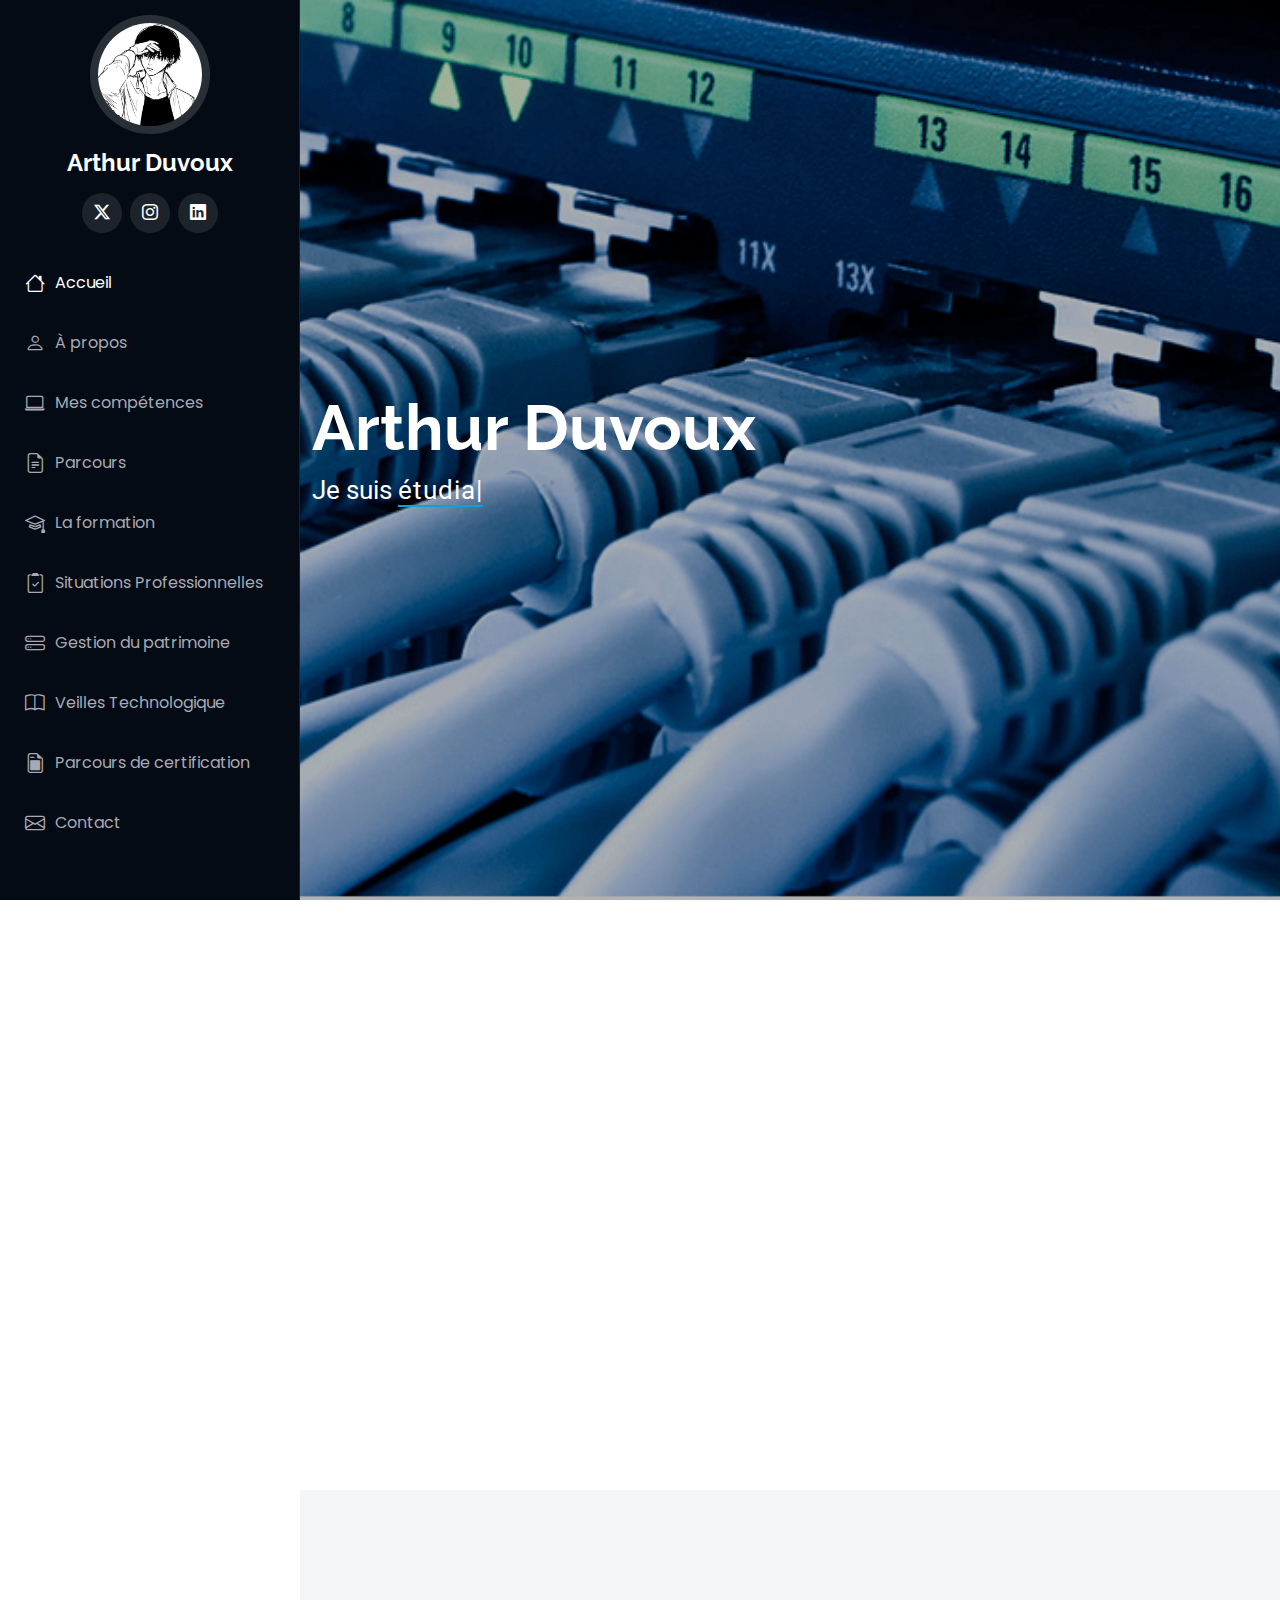
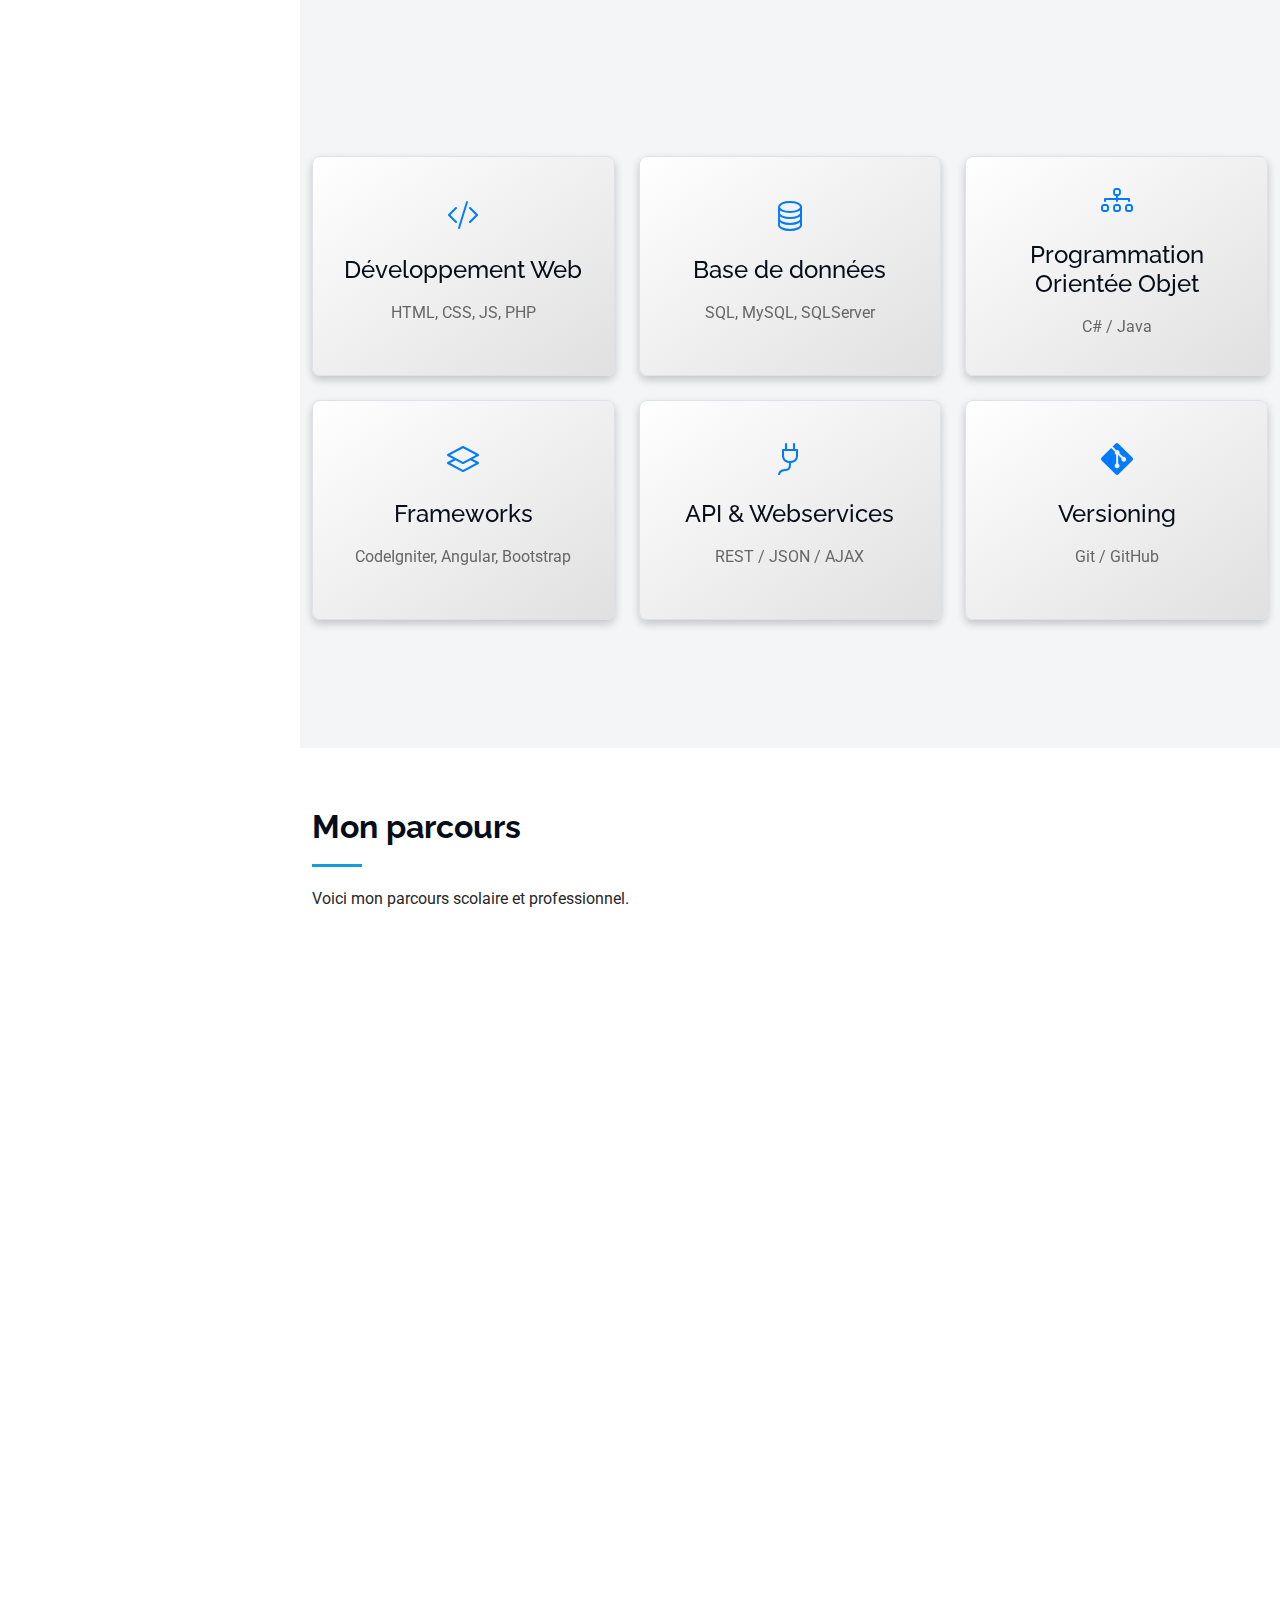
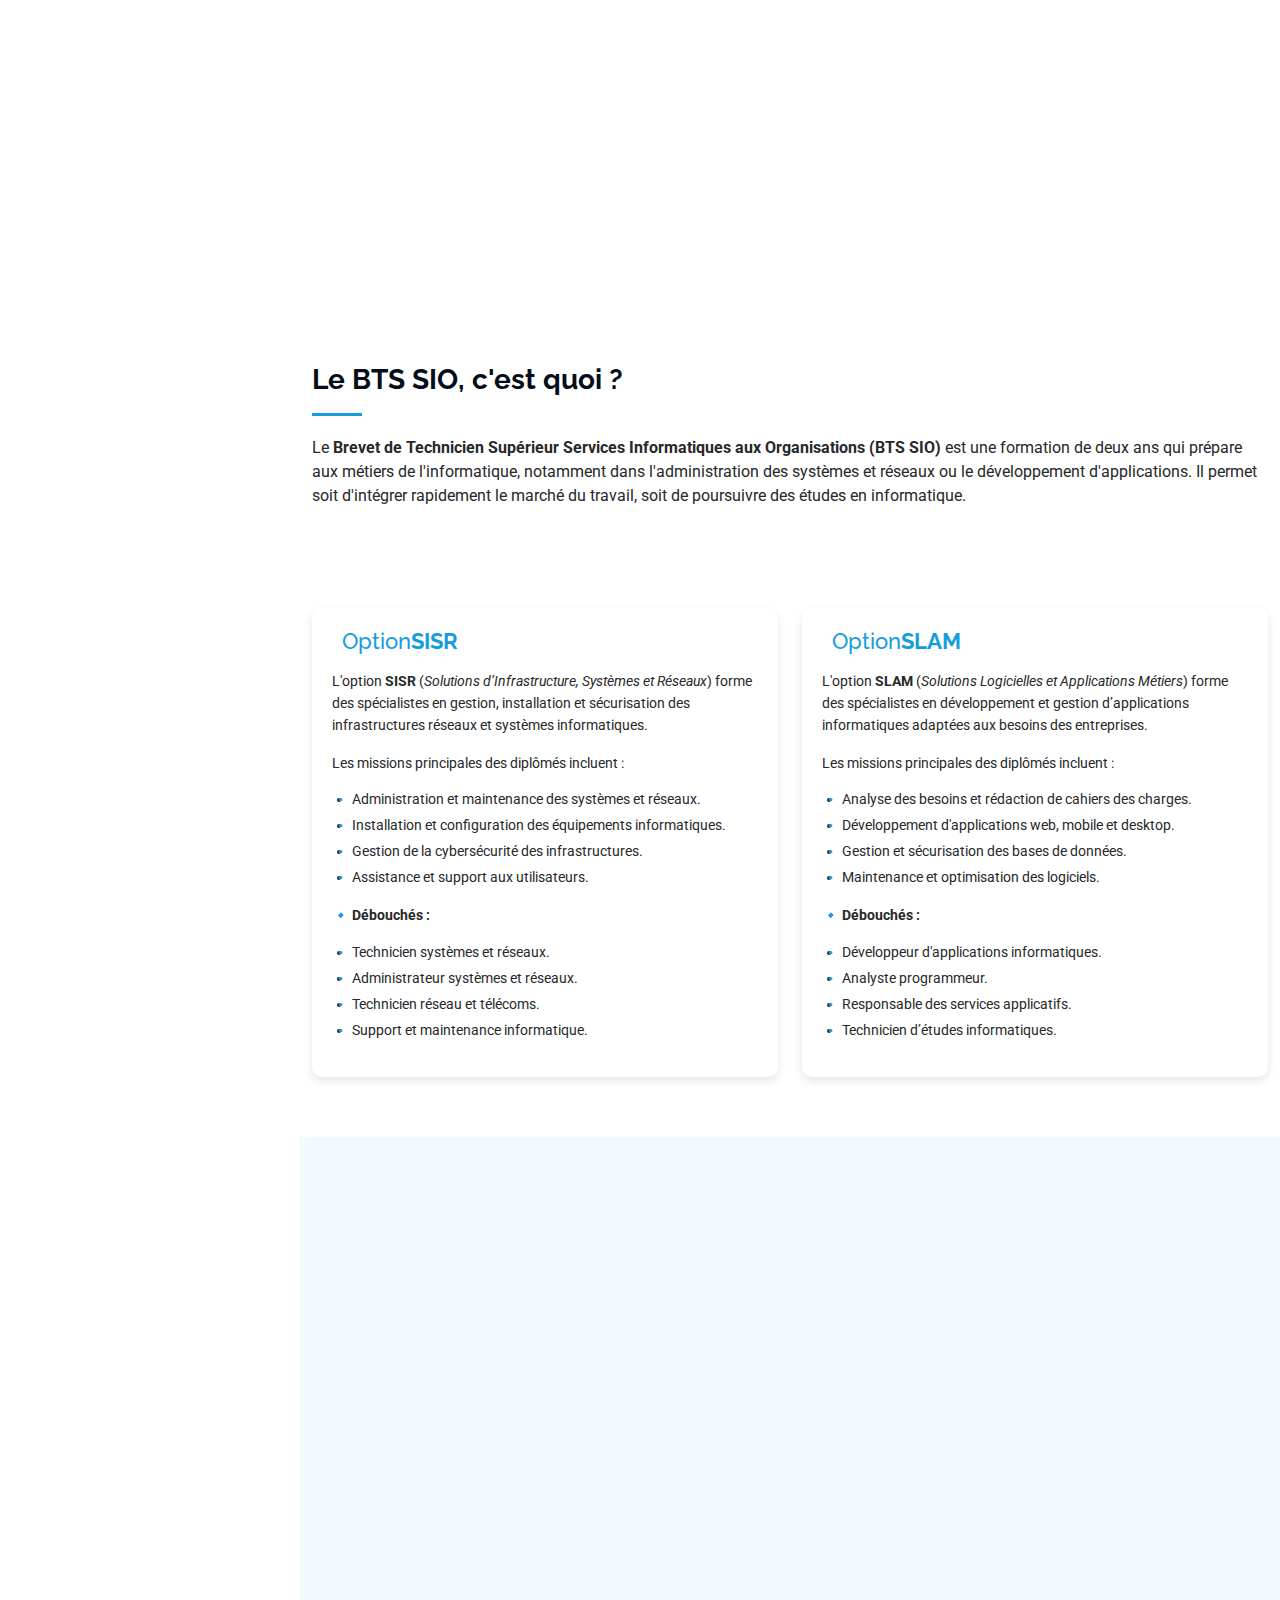
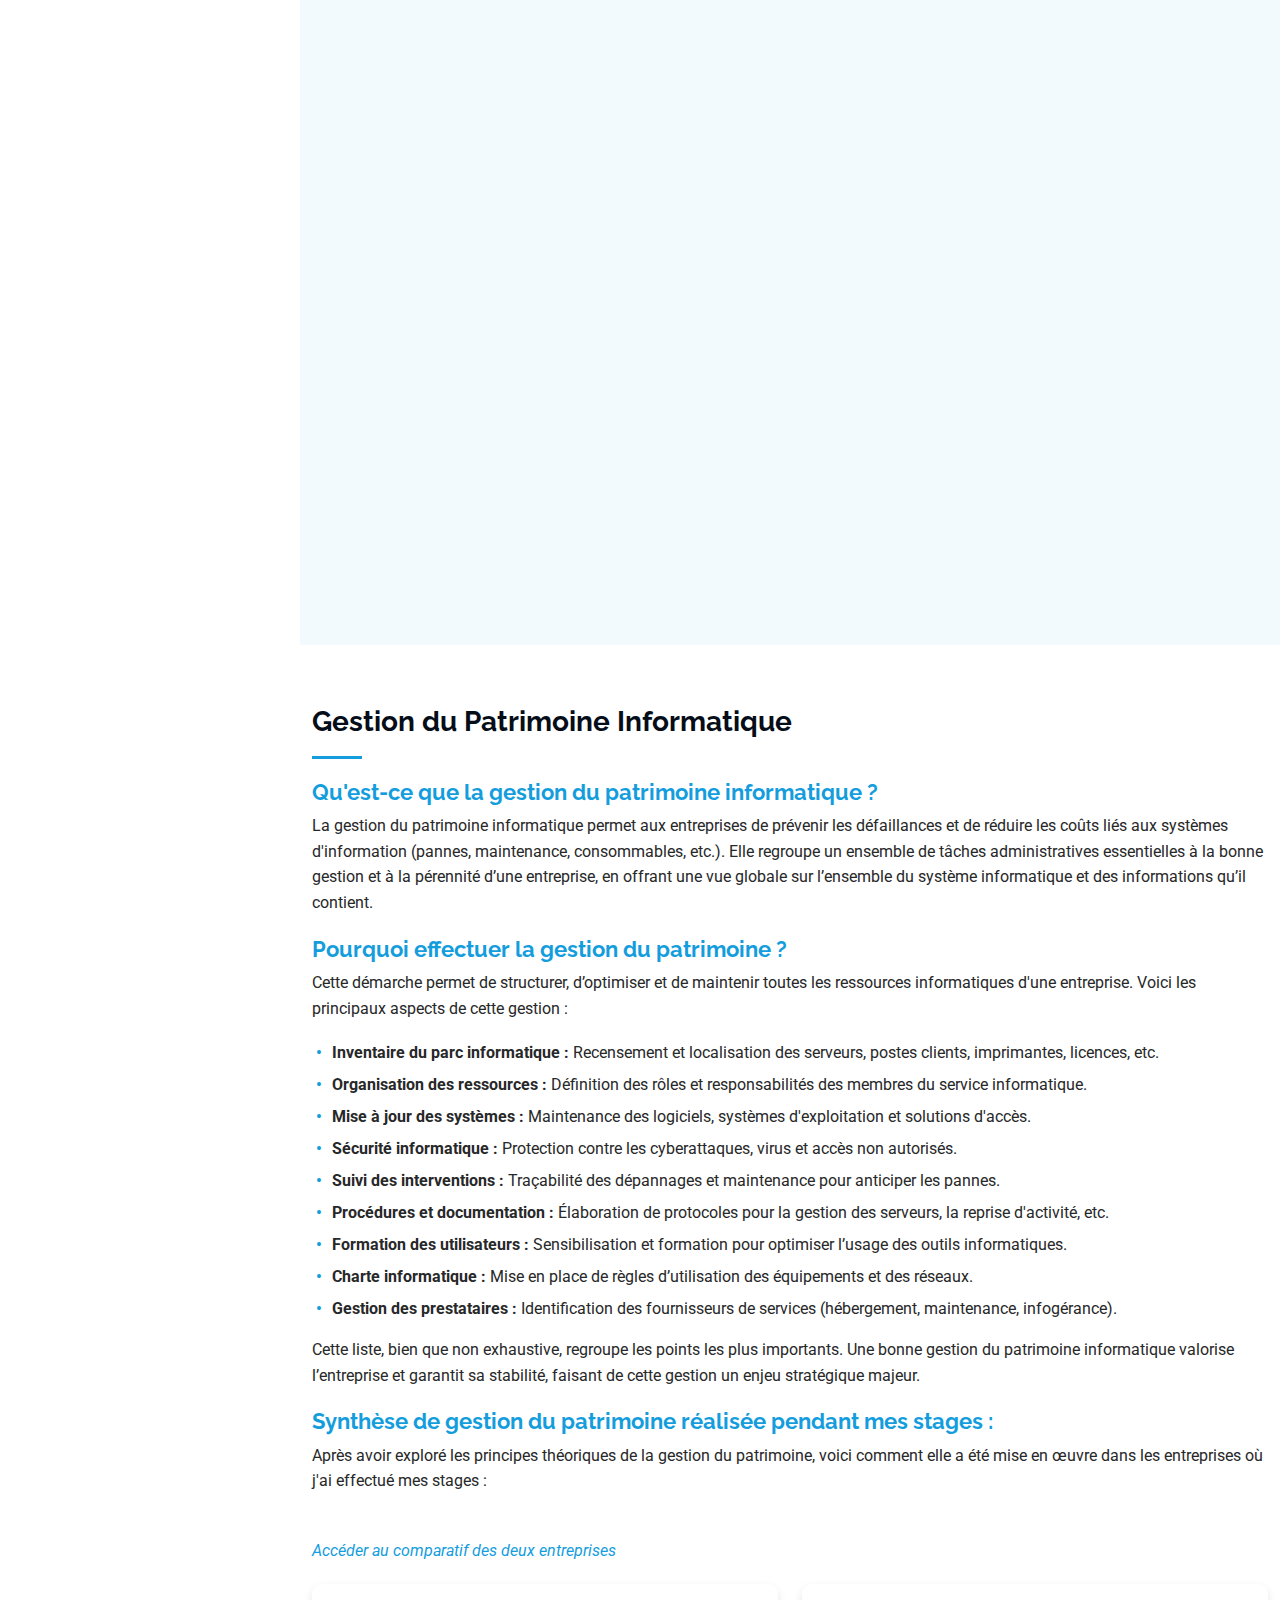
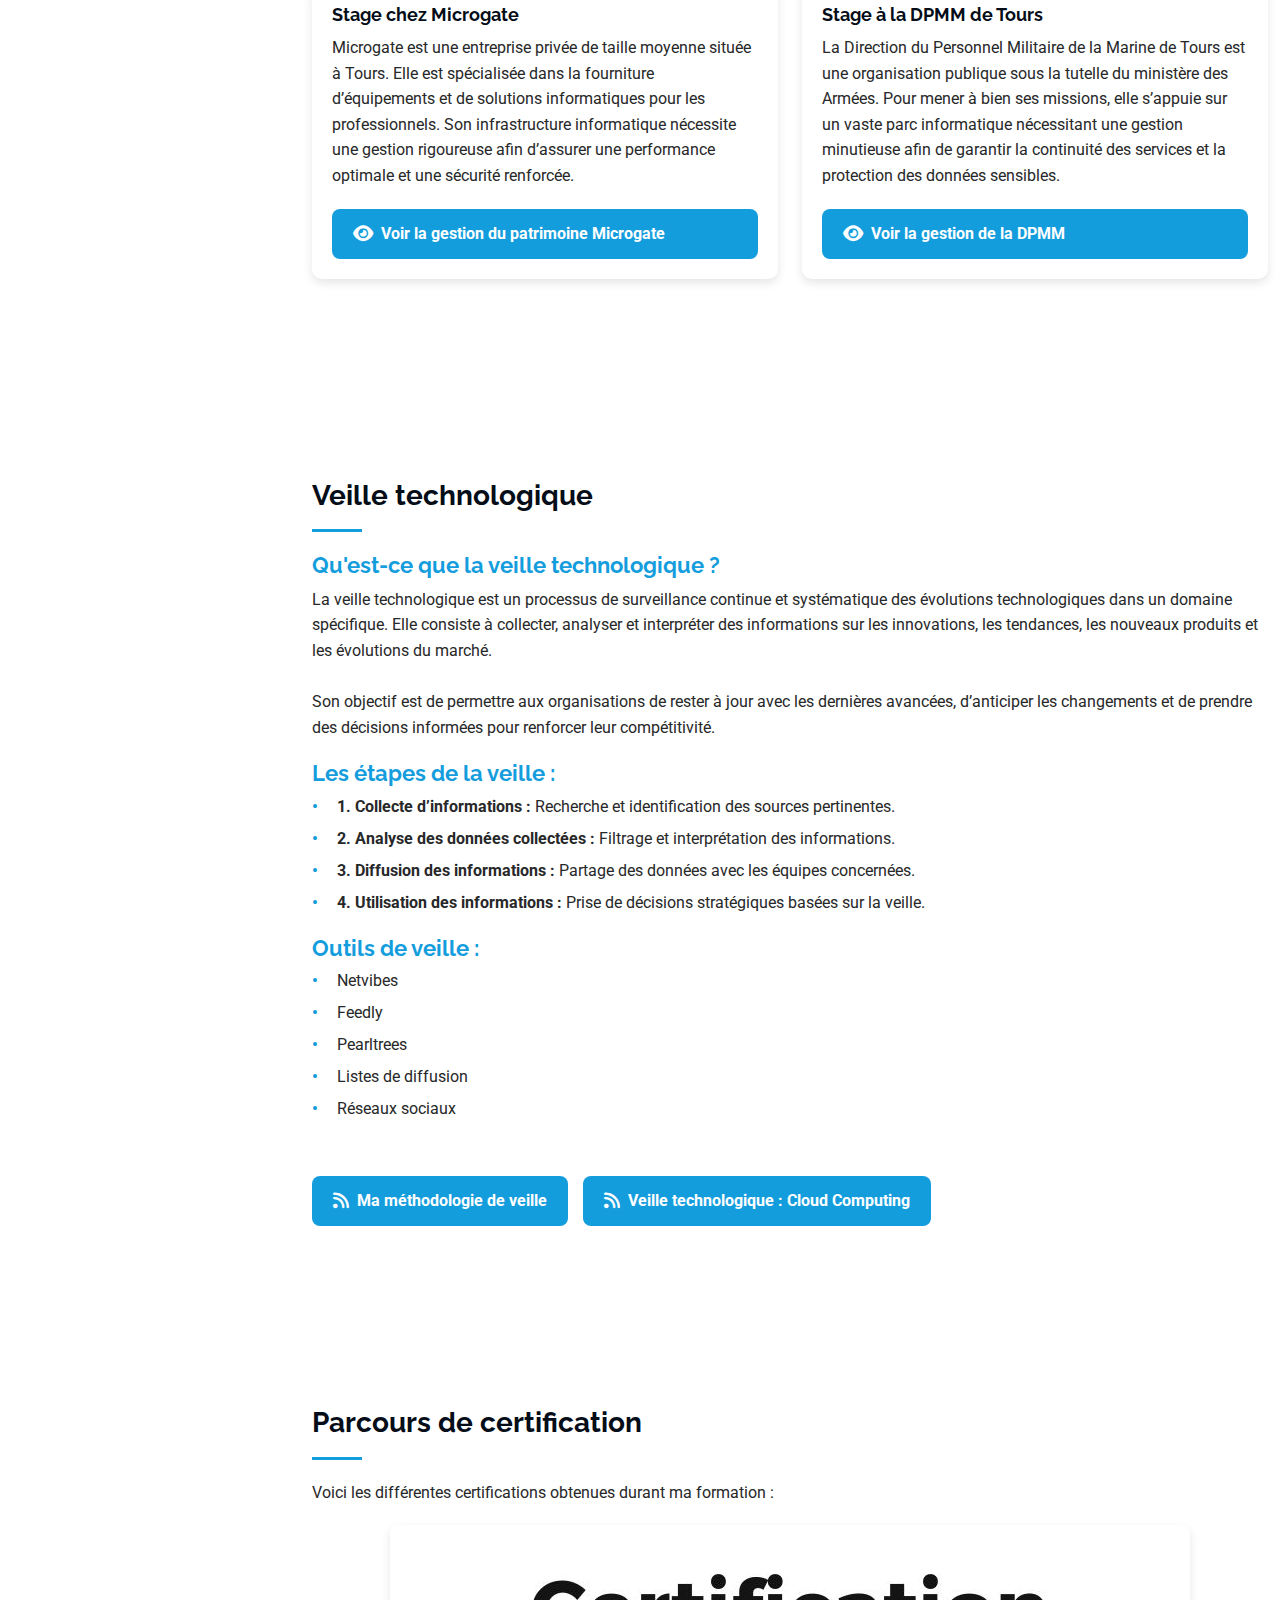
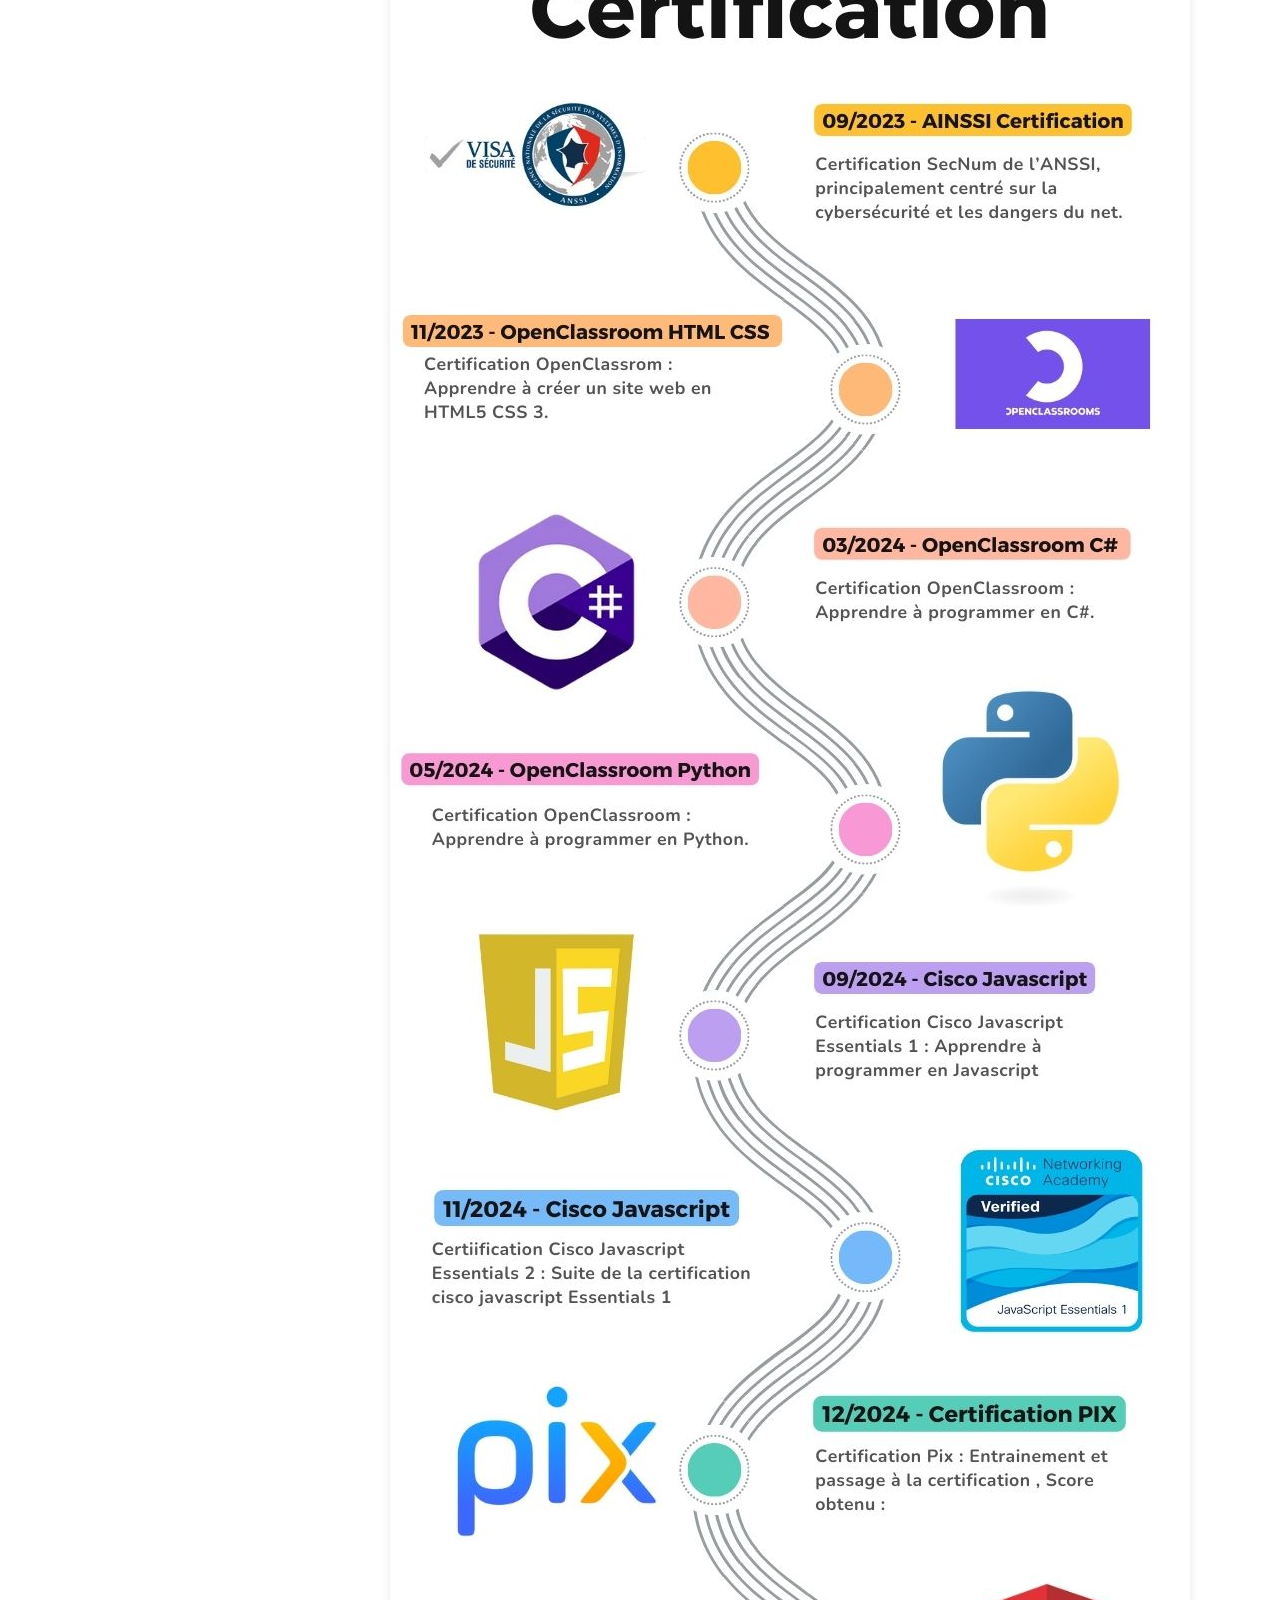
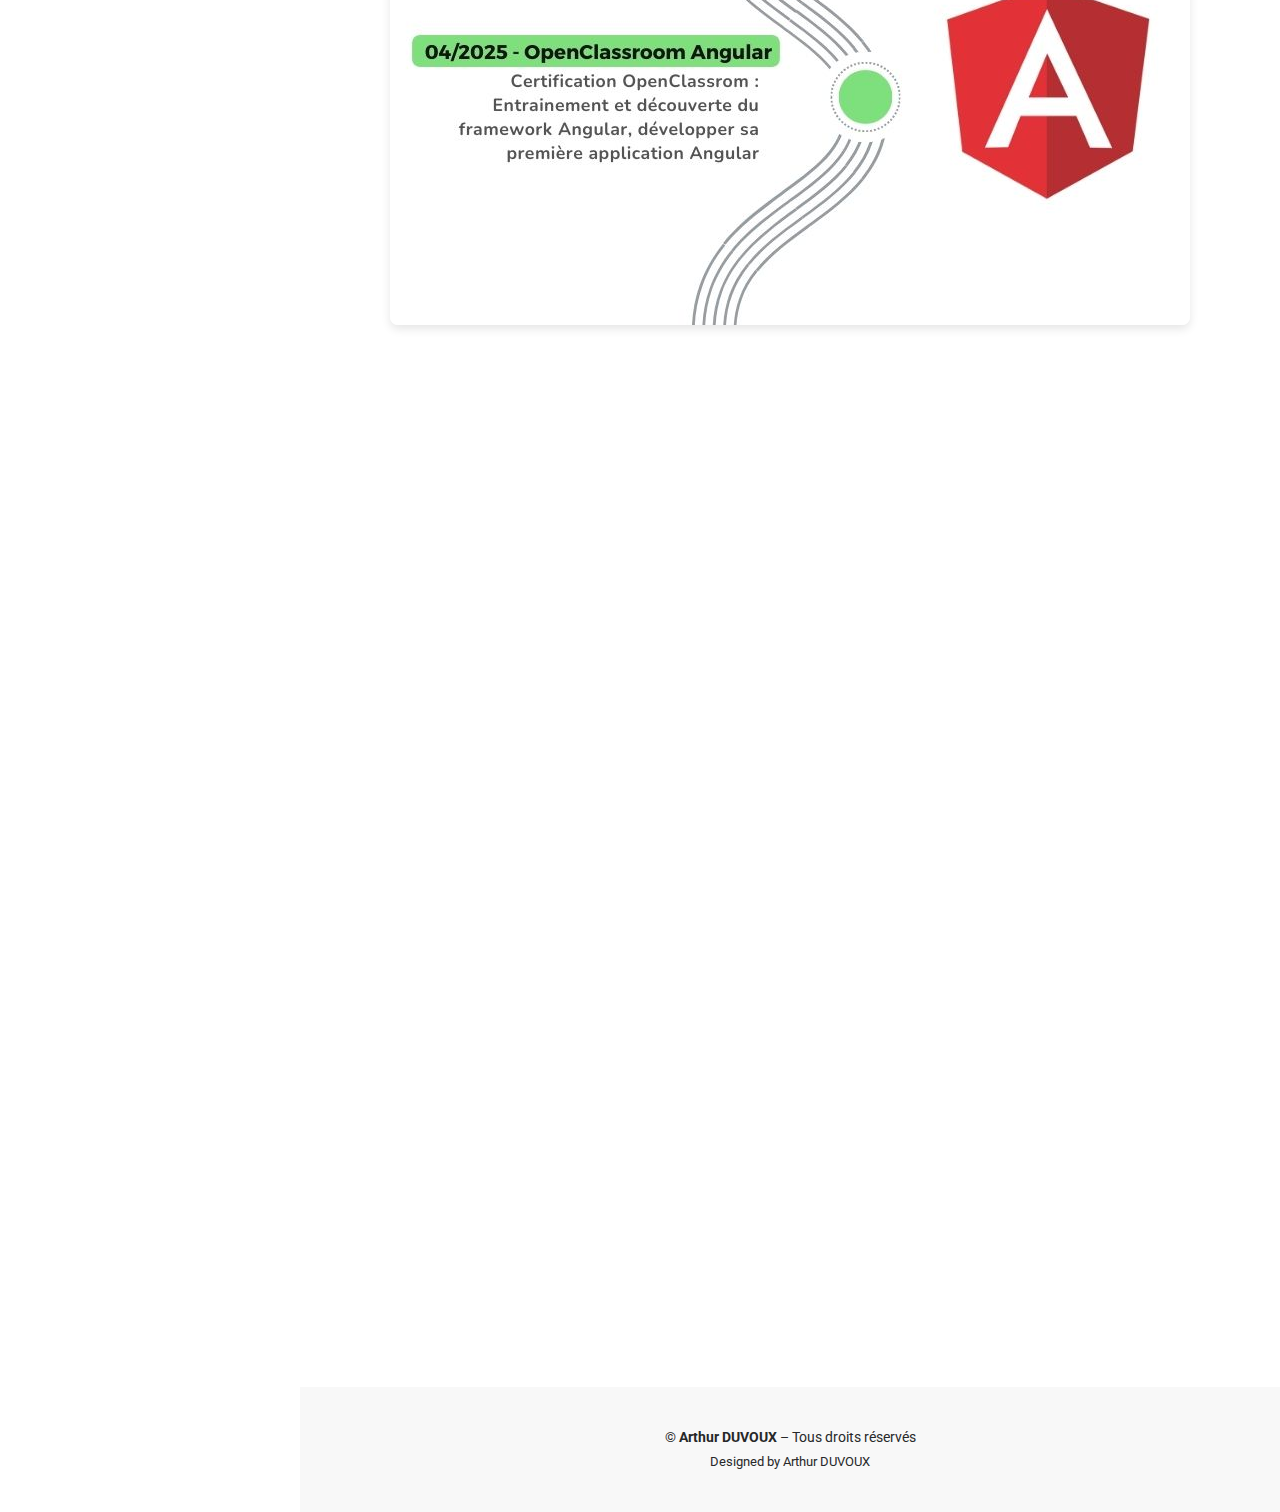
<file: index.html>
<!DOCTYPE html>
<html lang="fr">

<head>
  <meta charset="utf-8">
  <meta content="width=device-width, initial-scale=1.0" name="viewport">
  <title>Portfolio BTS SIO | DUVOUX ARTHUR</title>
  <meta content="" name="description">
  <meta content="" name="keywords">

  <!-- Flavicons -->
  <link href="assets/img/flavicon.png" rel="icon">

  <!-- Polices -->
  <link href="https://fonts.googleapis.com" rel="preconnect">
  <link href="https://fonts.gstatic.com" rel="preconnect" crossorigin>
  <link
    href="https://fonts.googleapis.com/css2?family=Roboto:ital,wght@0,100;0,300;0,400;0,500;0,700;0,900;1,100;1,300;1,400;1,500;1,700;1,900&family=Poppins:ital,wght@0,100;0,200;0,300;0,400;0,500;0,600;0,700;0,800;0,900;1,100;1,200;1,300;1,400;1,500;1,600;1,700;1,800;1,900&family=Raleway:ital,wght@0,100;0,200;0,300;0,400;0,500;0,600;0,700;0,800;0,900;1,100;1,200;1,300;1,400;1,500;1,600;1,700;1,800;1,900&display=swap"
    rel="stylesheet">

  <!-- CSS BOOTSTRAP -->
  <link href="assets/vendor/bootstrap/css/bootstrap.min.css" rel="stylesheet">
  <link href="assets/vendor/bootstrap-icons/bootstrap-icons.css" rel="stylesheet">
  <link rel="stylesheet" href="https://cdnjs.cloudflare.com/ajax/libs/font-awesome/6.4.2/css/all.min.css">
  <link href="assets/vendor/aos/aos.css" rel="stylesheet">
  <link href="assets/vendor/glightbox/css/glightbox.min.css" rel="stylesheet">
  <link href="assets/vendor/swiper/swiper-bundle.min.css" rel="stylesheet">

  <!-- CSS Principale -->
  <link href="assets/css/main.css" rel="stylesheet">
</head>

<body class="index-page">

  <header id="header" class="header dark-background d-flex flex-column">
    <i class="header-toggle d-xl-none bi bi-list"></i>

    <div class="profile-img">
      <img src="assets/img/image0.jpeg" alt="photo profil" class="img-fluid rounded-circle">
    </div>

    <a href="index.html" class="logo d-flex align-items-center justify-content-center">
      <h1 class="sitename">Arthur Duvoux</h1>
    </a>

    <div class="social-links text-center">
      <a href="https://x.com/azur_2202" class="twitter"><i class="bi bi-twitter-x"></i></a>
      <a href="https://www.instagram.com/arthur_dvv/" class="instagram"><i class="bi bi-instagram"></i></a>
      <a href="https://fr.linkedin.com/in/arthur-duvoux-4a2b052b9" class="linkedin"><i class="bi bi-linkedin"></i></a>
    </div>

    <nav id="navmenu" class="navmenu">
      <ul>
        <li><a href="#hero" class="active"><i class="bi bi-house navicon"></i>Accueil</a></li>
        <li><a href="#about"><i class="bi bi-person navicon"></i> À propos</a></li>
        <li><a href="#skills"><i class="bi bi-laptop navicon"></i> Mes compétences</a></li>
        <li><a href="#resume"><i class="bi bi-file-earmark-text navicon"></i> Parcours</a></li>
        <li><a href="#formation"><i class="bi bi-mortarboard navicon"></i> La formation</a></li>
        <li><a href="#portfolio"><i class="bi bi-clipboard2-check navicon"></i> Situations Professionnelles</a></li>
        <li><a href="#gestion"><i class="bi bi-hdd-stack navicon"></i> Gestion du patrimoine</a></li>
        <li><a href="#veille"><i class="bi bi-book navicon"></i> Veilles Technologique</a></li>
        <li><a href="#certification"><i class="bi bi-file-earmark-post navicon"></i> Parcours de certification</a></li>
        <li><a href="#contact"><i class="bi bi-envelope navicon"></i> Contact</a></li>
      </ul>
    </nav>

  </header>

  <main class="main">

    <!-- Hero Section -->
    <section id="hero" class="hero section dark-background">

      <img src="assets/img/hero-bg.jpg" alt="Fond d'accueil" data-aos="fade-in">

      <div class="container" data-aos="fade-up" data-aos-delay="100">
        <h2>Arthur Duvoux</h2>
        <p>Je suis <span class="typed" data-typed-items="étudiant en BTS SIO"></span><span
            class="typed-cursor typed-cursor--blink" aria-hidden="true"></span><span
            class="typed-cursor typed-cursor--blink" aria-hidden="true"></span></p>
      </div>

    </section><!-- /Hero Section -->

    <!-- About Section -->
    <section id="about" class="about section">

      <div class="container section-title" data-aos="fade-up">
        <h2>A propos</h2>
      </div>
      <div class="container" data-aos="fade-up" data-aos-delay="100">

        <div class="row gy-4 justify-content-center">
          <div class="col-lg-4">
            <img id="pp-image" src="assets/img/profile_pic.png" class="img-fluid" alt="profile picture">
            <br>
          </div>
          <div class="col-lg-8 content">
            <h2>Présentation.</h2>
            <p>
              Je m'appelle <b>Arthur Duvoux</b>, j'ai 21 ans et je suis actuellement étudiant à Tours, au <a
                href="https://lycee-paul-louis-courier.fr/">lycée Paul-Louis Courier</a>,
              en deuxième année de <b>BTS SIO</b> <i>(Services Informatiques aux Organisations)</i>, spécialité
              <b>SLAM</b> <i>(Solutions Logicielles et Applications Métiers)</i>.
            </p>
            <p>
              Après avoir obtenu un <b>baccalauréat général</b> à dominante scientifique, j'ai passé une année à
              l'université, mais cela ne m'a pas plu.
              Passionné d'informatique et de nouvelles technologies, j'ai décidé de me réorienter vers ce BTS.
            </p>
            <div class="buttons">
              <a href="assets/files/CV_Arthur_Duvoux.pdf" class="btn" download>
                <i class="fas fa-file-download"></i> Télécharger mon CV
              </a>
              <a href="https://github.com/azurdvv" class="btn" target="_blank">
                <i class="fab fa-github"></i> Voir mon GitHub
              </a>
            </div>
          </div>
        </div>
      </div>

      <section id="skills" class="skills section light-background">
        <div class="container my-5 text-white">
          <div class="container section-title" data-aos="fade-up">
            <h2>Mes compétences</h2>
          </div>
          <div class="row g-4">

            <!-- Carte 1 : Développement Web -->
            <div class="col-md-4">
              <div class="flip-card h-100">
                <div class="flip-card-inner h-100">
                  <div
                    class="flip-card-front card text-white bg-secondary bg-opacity-10 h-100 p-4 text-center border rounded-3">
                    <i class="bi bi-code-slash fs-2"></i>
                    <h5 class="mt-3">Développement Web</h5>
                    <p>HTML, CSS, JS, PHP</p>
                  </div>
                  <div class="flip-card-back card text-white h-100 p-4 border rounded-3">
                    <h5 class="mb-3 comptxt">Détails</h5>
                    <ul class="list-unstyled">
                      <li>✔ HTML5 / CSS3</li>
                      <li>✔ JavaScript vanilla</li>
                      <li>✔ PHP procédural & POO</li>
                      <li>✔ Responsive design (Bootstrap)</li>
                    </ul>
                  </div>
                </div>
              </div>
            </div>

            <!-- Carte 2 : Base de données -->
            <div class="col-md-4">
              <div class="flip-card h-100">
                <div class="flip-card-inner h-100">
                  <div
                    class="flip-card-front card text-white bg-secondary bg-opacity-10 h-100 p-4 text-center border rounded-3">
                    <i class="bi bi-database fs-2"></i>
                    <h5 class="mt-3">Base de données</h5>
                    <p>SQL, MySQL, SQLServer</p>
                  </div>
                  <div class="flip-card-back card text-white h-100 p-4 border rounded-3">
                    <h5 class="mb-3 comptxt">Détails</h5>
                    <ul class="list-unstyled">
                      <li>✔ Requêtes SQL (jointures, sous-requêtes)</li>
                      <li>✔ MariaDB, SQLServer, SQLite</li>
                      <li>✔ Conception MCD/MLD</li>
                    </ul>
                  </div>
                </div>
              </div>
            </div>

            <!-- Carte 3 : Programmation Orientée Objet -->
            <div class="col-md-4">
              <div class="flip-card h-100">
                <div class="flip-card-inner h-100">
                  <div
                    class="flip-card-front card text-white bg-secondary bg-opacity-10 h-100 p-4 text-center border rounded-3">
                    <i class="bi bi-diagram-3 fs-2"></i>
                    <h5 class="mt-3">Programmation Orientée Objet</h5>
                    <p>C# / Java</p>
                  </div>
                  <div class="flip-card-back card text-white h-100 p-4 border rounded-3">
                    <h5 class="mb-3 comptxt">Détails</h5>
                    <ul class="list-unstyled">
                      <li>✔ Classes, objets, constructeurs</li>
                      <li>✔ Encapsulation, héritage</li>
                      <li>✔ MVC (structure de projet)</li>
                    </ul>
                  </div>
                </div>
              </div>
            </div>

            <!-- Carte 4 : Frameworks -->
            <div class="col-md-4">
              <div class="flip-card h-100">
                <div class="flip-card-inner h-100">
                  <div
                    class="flip-card-front card text-white bg-secondary bg-opacity-10 h-100 p-4 text-center border rounded-3">
                    <i class="bi bi-layers fs-2"></i>
                    <h5 class="mt-3">Frameworks</h5>
                    <p>CodeIgniter, Angular, Bootstrap</p>
                  </div>
                  <div class="flip-card-back card text-white h-100 p-4 border rounded-3">
                    <h5 class="mb-3 comptxt">Détails</h5>
                    <ul class="list-unstyled">
                      <li>✔ CodeIgniter</li>
                      <li>✔ Angular</li>
                      <li>✔ Bootstrap 5 (UI responsive)</li>
                    </ul>
                  </div>
                </div>
              </div>
            </div>

            <!-- Carte 5 : API & Webservices -->
            <div class="col-md-4">
              <div class="flip-card h-100">
                <div class="flip-card-inner h-100">
                  <div
                    class="flip-card-front card text-white bg-secondary bg-opacity-10 h-100 p-4 text-center border rounded-3">
                    <i class="bi bi-plug fs-2"></i>
                    <h5 class="mt-3">API & Webservices</h5>
                    <p>REST / JSON / AJAX</p>
                  </div>
                  <div class="flip-card-back card text-white h-100 p-4 border rounded-3">
                    <h5 class="mb-3 comptxt">Détails</h5>
                    <ul class="list-unstyled">
                      <li>✔ Création d'API REST (PHP/JSON)</li>
                      <li>✔ Requêtes AJAX</li>
                      <li>✔ Création de Web Services Java</li>
                    </ul>
                  </div>
                </div>
              </div>
            </div>

            <!-- Carte 6 : Versioning -->
            <div class="col-md-4">
              <div class="flip-card h-100">
                <div class="flip-card-inner h-100">
                  <div
                    class="flip-card-front card text-white bg-secondary bg-opacity-10 h-100 p-4 text-center border rounded-3">
                    <i class="bi bi-git fs-2"></i>
                    <h5 class="mt-3">Versioning</h5>
                    <p>Git / GitHub</p>
                  </div>
                  <div class="flip-card-back card text-white h-100 p-4 border rounded-3">
                    <h5 class="mb-3 comptxt">Détails</h5>
                    <ul class="list-unstyled">
                      <li>✔ Git CLI (init, commit, push)</li>
                      <li>✔ GitHub / GitLab / BitBucket</li>
                      <li>✔ Jira</li>
                      <li>✔ Branches / merges / pull requests</li>
                    </ul>
                  </div>
                </div>
              </div>
            </div>

          </div>
        </div>
      </section>
      <!-- End About Section-->

      <!-- Resume Section -->
      <section id="resume" class="resume">
        <div class="container">

          <div class="section-title">
            <h2>Mon parcours</h2>
            <p>Voici mon parcours scolaire et professionnel.</p>
          </div>

          <div class="row">
            <!-- Colonne Scolaire -->
            <div class="col-lg-6" data-aos="fade-up">
              <h3 class="resume-title">Parcours Scolaire</h3>

              <div class="resume-item">
                <h4>BTS SIO</h4>
                <h5>2023 - 2025</h5>
                <p><i>Lycée Paul-Louis Courier, Tours</i></p>
                <p>Spécialisation en <b>Solutions Logicielles et Applications Métiers (SLAM)</b>.</p>
              </div>

              <div class="resume-item">
                <h4>Baccalauréat Général</h4>
                <h5>2019 - 2022</h5>
                <p><i>Lycée Léonard de Vinci, Amboise</i></p>
                <p>Spécialités : <b>Sciences de la Vie et de la Terre (SVT)</b> et <b>Physique-Chimie</b>.
                  Option : Mathématiques Complémentaires.</p>
                <p><b>Mention Assez Bien</b></p>
              </div>

              <div class="resume-item">
                <h4>Brevet des Collèges</h4>
                <h5>2015 - 2019</h5>
                <p><i>Collège André Malraux, Amboise</i></p>
                <p><b>Mention Bien</b></p>
              </div>
            </div>

            <!-- Colonne Expérience Professionnelle -->
            <div class="col-lg-6" data-aos="fade-up" data-aos-delay="100">
              <h3 class="resume-title">Expérience Professionnelle</h3>

              <div class="resume-item">
                <h4>Stage de 2ᵉ année - BTS SIO</h4>
                <h5>2025</h5>
                <p><i>DPMM, Tours</i></p>
                <p>Stage de 6 semaines réalisé en seconde année de BTS SIO.</p>
                <ul>
                  <li>Analyse des besoins métier.</li>
                  <li>Création de cahiers des charges.</li>
                  <li>Conception et gestion de bases de données.</li>
                  <li>Développement d'applications internes.</li>
                </ul>
              </div>

              <div class="resume-item">
                <h4>Stage Développeur Web</h4>
                <h5>2024</h5>
                <p><i>Microgate, Tours</i></p>
                <p>Stage de 5 semaines dans le cadre de ma formation en BTS SIO.</p>
                <ul>
                  <li>Développement et maintenance d’applications web.</li>
                  <li>Utilisation de technologies web modernes.</li>
                  <li>Collaboration avec une équipe de développeurs.</li>
                </ul>
              </div>

              <div class="resume-item">
                <h4>Opérateur de Conditionnement</h4>
                <h5>2022 - 2023</h5>
                <p>Travail en intérim dans la découpe et le conditionnement de fruits et légumes.</p>
              </div>

            </div>
          </div>

        </div>
      </section><!-- /Resume Section -->

      <!-- ======= Formation Section ======= -->
      <section id="formation" class="formation">
        <div class="container">

          <div class="section-title">
            <h2>Le BTS SIO, c'est quoi ?</h2>
            <p>
              Le <b>Brevet de Technicien Supérieur Services Informatiques aux Organisations (BTS SIO)</b> est une
              formation de deux ans
              qui prépare aux métiers de l'informatique, notamment dans l'administration des systèmes et réseaux ou le
              développement
              d'applications. Il permet soit d'intégrer rapidement le marché du travail, soit de poursuivre des études
              en
              informatique.
            </p>
          </div>

          <div class="row">
            <div class="col-lg-6">
              <div class="formation-item">
                <h3><i class="icofont-network"></i> Option <b>SISR</b></h3>
                <p>
                  L'option <b>SISR</b> (<i>Solutions d’Infrastructure, Systèmes et Réseaux</i>) forme des spécialistes
                  en
                  gestion, installation
                  et sécurisation des infrastructures réseaux et systèmes informatiques.
                </p>
                <p>Les missions principales des diplômés incluent :</p>
                <ul>
                  <li>Administration et maintenance des systèmes et réseaux.</li>
                  <li>Installation et configuration des équipements informatiques.</li>
                  <li>Gestion de la cybersécurité des infrastructures.</li>
                  <li>Assistance et support aux utilisateurs.</li>
                </ul>
                <p>🔹 <b>Débouchés :</b></p>
                <ul>
                  <li>Technicien systèmes et réseaux.</li>
                  <li>Administrateur systèmes et réseaux.</li>
                  <li>Technicien réseau et télécoms.</li>
                  <li>Support et maintenance informatique.</li>
                </ul>
              </div>
            </div>

            <div class="col-lg-6">
              <div class="formation-item">
                <h3><i class="icofont-code"></i> Option <b>SLAM</b></h3>
                <p>
                  L'option <b>SLAM</b> (<i>Solutions Logicielles et Applications Métiers</i>) forme des spécialistes en
                  développement
                  et gestion d’applications informatiques adaptées aux besoins des entreprises.
                </p>
                <p>Les missions principales des diplômés incluent :</p>
                <ul>
                  <li>Analyse des besoins et rédaction de cahiers des charges.</li>
                  <li>Développement d'applications web, mobile et desktop.</li>
                  <li>Gestion et sécurisation des bases de données.</li>
                  <li>Maintenance et optimisation des logiciels.</li>
                </ul>
                <p>🔹 <b>Débouchés :</b></p>
                <ul>
                  <li>Développeur d'applications informatiques.</li>
                  <li>Analyste programmeur.</li>
                  <li>Responsable des services applicatifs.</li>
                  <li>Technicien d’études informatiques.</li>
                </ul>
              </div>
            </div>
          </div>

        </div>
      </section>
      <!-- End Formation Section -->

      <!-- Portfolio Section -->
      <section id="portfolio" class="portfolio section light-background">

        <!-- Section Title -->
        <div class="container section-title" data-aos="fade-up">
          <h2>Situations Professionelles</h2>
          <p>Les situations professionnelles sont des projets mis en place pendant mes deux années de BTS, ils sont
            associés à des compétences qui doivent être aquises au cours de la formation. Chaque contexte contient
            plusieurs activités et des documents liés aux productions associées.</p>
        </div><!-- End Section Title -->

        <div class="container">

          <div class="isotope-layout" data-default-filter="*" data-layout="masonry" data-sort="original-order">

            <ul class="portfolio-filters isotope-filters" data-aos="fade-up" data-aos-delay="100">
              <li data-filter="*" class="filter-active">All</li>
              <li data-filter=".filter-premiere">1ère année</li>
              <li data-filter=".filter-deuxieme">2ème année</li>
              <li data-filter=".filter-stages">Stages</li>
              <li data-filter=".filter-personel">Projet Personnel</li>
              <li data-filter=".filter-tableau">Tableau compétences</li>

            </ul><!-- End Portfolio Filters -->

            <div class="row gy-4 isotope-container" data-aos="fade-up" data-aos-delay="200">

              <div class="col-lg-4 col-md-6 portfolio-item isotope-item filter-premiere">
                <div class="portfolio-content h-100">
                  <img src="assets/img/portfolio/logo_biodice_test.png" class="img-fluid" alt="logo biodice">
                  <div class="portfolio-info">
                    <h4>Contexte Biodicé</h4>
                    <p>Création du site Web pour l'entreprise Biodicé à partir d'un site existant</p>
                    <a href="assets/img/portfolio/biodice.jpg" title="Create d'un site web avec Wordpress"
                      data-gallery="portfolio-gallery-app" class="glightbox preview-link"><i
                        class="bi bi-zoom-in"></i></a>
                    <a href="portfolio-biodice.html" title="Accéder au projet" class="details-link"><i
                        class="bi bi-link-45deg"></i></a>
                  </div>
                </div>
              </div><!-- End Portfolio Item -->

              <div class="col-lg-4 col-md-6 portfolio-item isotope-item filter-premiere">
                <div class="portfolio-content h-100">
                  <img src="assets/img/portfolio/logo_ppe_test.png" class="img-fluid" alt="logo barec">
                  <div class="portfolio-info">
                    <h4>Contexte Barec Prod</h4>
                    <p>Création de l'application Barec Prod</p>
                    <a href="assets/img/portfolio/logo_ppe_test.png"
                      title="Création d'une application en PHP pour la gestion des PCB"
                      data-gallery="portfolio-gallery-product" class="glightbox preview-link"><i
                        class="bi bi-zoom-in"></i></a>
                    <a href="portfolio-barec.html" title="Accéder au projet" class="details-link"><i
                        class="bi bi-link-45deg"></i></a>
                  </div>
                </div>
              </div><!-- End Portfolio Item -->

              <div class="col-lg-4 col-md-6 portfolio-item isotope-item filter-stages">
                <div class="portfolio-content h-100">
                  <img src="assets/img/portfolio/logo_micro_test.png" class="img-fluid" alt="Logo microgate">
                  <div class="portfolio-info">
                    <h4>Microgate</h4>
                    <p>Stage de 1ère année</p>
                    <a href="assets/img/portfolio/logo_micro_test.png"
                      title="Développement de modules et d'améliorations sur leur ERP."
                      data-gallery="portfolio-gallery-branding" class="glightbox preview-link"><i
                        class="bi bi-zoom-in"></i></a>
                    <a href="portfolio-microgate.html" title="Accéder a mes réalisations" class="details-link"><i
                        class="bi bi-link-45deg"></i></a>
                  </div>
                </div>
              </div><!-- End Portfolio Item -->

              <div class="col-lg-4 col-md-6 portfolio-item isotope-item filter-deuxieme">
                <div class="portfolio-content h-100">
                  <img src="assets/img/portfolio/logo_cdvtest.png" class="img-fluid" alt="logo concours des vins">
                  <div class="portfolio-info">
                    <h4>Contexte Concours des Vins</h4>
                    <p>Création de l'application WEB pour le concours des vins</p>
                    <a href="assets/img/portfolio/logo_cdvtest.png"
                      title="Création d'une application Web en PHP à l'aide du framework CodeIgniter pour le concours des vins"
                      data-gallery="portfolio-gallery-branding" class="glightbox preview-link"><i
                        class="bi bi-zoom-in"></i></a>
                    <a href="portfolio-cdv.html" title="Accéder au projet" class="details-link"><i
                        class="bi bi-link-45deg"></i></a>
                  </div>
                </div>
              </div><!-- End Portfolio Item -->

              <div class="col-lg-4 col-md-6 portfolio-item isotope-item filter-stages">
                <div class="portfolio-content h-100">
                  <img src="assets/img/portfolio/logo_marine_test.png" class="img-fluid" alt="logo marine nationame">
                  <div class="portfolio-info">
                    <h4>Direction du Personnel de la Marine</h4>
                    <p>Stage de 2ème année</p>
                    <a href="assets/img/portfolio/logo_marine_test.png"
                      title="Création d'une application en Java à l'aide du FrameWork SpringBoot"
                      data-gallery="portfolio-gallery-branding" class="glightbox preview-link"><i
                        class="bi bi-zoom-in"></i></a>
                    <a href="portfolio-dpmm.html" title="Accéder a mes réalisations" class="details-link"><i
                        class="bi bi-link-45deg"></i></a>
                  </div>
                </div>
              </div><!-- End Portfolio Item -->

              <div class="col-lg-4 col-md-6 portfolio-item isotope-item filter-deuxieme">
                <div class="portfolio-content h-100">
                  <img src="assets/img/portfolio/seg_jsp.png" class="img-fluid" alt="logo jsp SEG">
                  <div class="portfolio-info">
                    <h4>Contexte Gestion des eaux du Syndicat du Gévaudan</h4>
                    <p>Création de l'application JSP pour SEG</p>
                    <a href="assets/img/portfolio/seg_jsp.png"
                      title="Création d'une application JSP pour la gestion des eaux du Gévaudan"
                      data-gallery="portfolio-gallery-branding" class="glightbox preview-link"><i
                        class="bi bi-zoom-in"></i></a>
                    <a href="portfolio-seg-jsp.html" title="Accéder au projet" class="details-link"><i
                        class="bi bi-link-45deg"></i></a>
                  </div>
                </div>
              </div><!-- End Portfolio Item -->

              <div class="col-lg-4 col-md-6 portfolio-item isotope-item filter-personel">
                <div class="portfolio-content h-100">
                  <img src="assets/img/portfolio/logo_sos_info.png" class="img-fluid" alt="logo SOS Info">
                  <div class="portfolio-info">
                    <h4>Projet Personnel : SoS informatique</h4>
                    <p>Création d'une application pour la gestion du renouvellement des antivirus</p>
                    <a href="assets/img/portfolio/logo_sos_info.png"
                      title="Création d'une application en Php avec CodeIgniter pour la gestion du renouvellement des anti virus de Sos informatique"
                      data-gallery="portfolio-gallery-branding" class="glightbox preview-link"><i
                        class="bi bi-zoom-in"></i></a>
                    <a href="portfolio-sosinfo.html" title="Accéder au projet" class="details-link"><i class="bi bi-link-45deg"></i></a>
                  </div>
                </div>
              </div><!-- End Portfolio Item -->

              <div class="col-lg-4 col-md-6 portfolio-item isotope-item filter-deuxieme">
                <div class="portfolio-content h-100">
                  <img src="assets/img/portfolio/seg_android_test.png" class="img-fluid" alt="logo android Seg">
                  <div class="portfolio-info">
                    <h4>Contexte Gestion des eaux du Syndicat du Gévaudan</h4>
                    <p>Création d'une application Android pour SEG</p>
                    <a href="assets/img/portfolio/seg_android.png"
                      title="Création d'une application Android pour la gestion des eaux du Gévaudan"
                      data-gallery="portfolio-gallery-branding" class="glightbox preview-link"><i
                        class="bi bi-zoom-in"></i></a>
                    <a href="portfolio-seg-android.html" title="Accéder au projet" class="details-link"><i
                        class="bi bi-link-45deg"></i></a>
                  </div>
                </div>
              </div><!-- End Portfolio Item -->

              <div class="col-lg-4 col-md-6 portfolio-item isotope-item filter-tableau">
                <div class="portfolio-content h-100">
                  <img src="assets/img/portfolio/tableau_synthese.png" class="img-fluid" alt="Tableau de compétences">
                  <div class="portfolio-info">
                    <h4>Tableau des compétences</h4>
                    <p>Résumé des compétences mobilisés lors de ces situations professionnelles</p>
                    <a href="assets/img/tableau_synthèyse.png"
                      title="Résumé des compétences mobilisés lors de ces situations professionnelles"
                      data-gallery="portfolio-gallery-branding" class="glightbox preview-link"><i
                        class="bi bi-zoom-in"></i></a>
                    <a href="portfolio-competences.html" title="Accéder au tableau" class="details-link"><i
                        class="bi bi-link-45deg"></i></a>
                  </div>
                </div>
              </div><!-- End Portfolio Item -->

            </div><!-- End Portfolio Container -->

          </div>

        </div>

      </section><!-- /Portfolio Section -->

      <!-- ======= Gestion du Patrimoine Informatique ======= -->
      <section id="gestion" class="gestion">
        <div class="container">
          <div class="section-title">
            <h2>Gestion du Patrimoine Informatique</h2>

            <h3>Qu'est-ce que la gestion du patrimoine informatique ?</h3>
            <p>
              La gestion du patrimoine informatique permet aux entreprises de prévenir les défaillances et de réduire
              les
              coûts liés
              aux systèmes d'information (pannes, maintenance, consommables, etc.).
              Elle regroupe un ensemble de tâches administratives essentielles à la bonne gestion et à la pérennité
              d’une
              entreprise,
              en offrant une vue globale sur l’ensemble du système informatique et des informations qu’il contient.
            </p>

            <h3>Pourquoi effectuer la gestion du patrimoine ?</h3>
            <p>
              Cette démarche permet de structurer, d’optimiser et de maintenir toutes les ressources informatiques d'une
              entreprise.
              Voici les principaux aspects de cette gestion :
            </p>
            <ul class="gestion-list">
              <li><b>Inventaire du parc informatique :</b> Recensement et localisation des serveurs, postes clients,
                imprimantes, licences, etc.</li>
              <li><b>Organisation des ressources :</b> Définition des rôles et responsabilités des membres du service
                informatique.</li>
              <li><b>Mise à jour des systèmes :</b> Maintenance des logiciels, systèmes d'exploitation et solutions
                d'accès.</li>
              <li><b>Sécurité informatique :</b> Protection contre les cyberattaques, virus et accès non autorisés.</li>
              <li><b>Suivi des interventions :</b> Traçabilité des dépannages et maintenance pour anticiper les pannes.
              </li>
              <li><b>Procédures et documentation :</b> Élaboration de protocoles pour la gestion des serveurs, la
                reprise
                d'activité, etc.</li>
              <li><b>Formation des utilisateurs :</b> Sensibilisation et formation pour optimiser l’usage des outils
                informatiques.</li>
              <li><b>Charte informatique :</b> Mise en place de règles d’utilisation des équipements et des réseaux.
              </li>
              <li><b>Gestion des prestataires :</b> Identification des fournisseurs de services (hébergement,
                maintenance,
                infogérance).</li>
            </ul>

            <p>
              Cette liste, bien que non exhaustive, regroupe les points les plus importants.
              Une bonne gestion du patrimoine informatique valorise l’entreprise et garantit sa stabilité, faisant de
              cette gestion un
              enjeu stratégique majeur.
            </p>

            <h3>Synthèse de gestion du patrimoine réalisée pendant mes stages :</h3>
            <p>
              Après avoir exploré les principes théoriques de la gestion du patrimoine, voici comment elle a été mise en
              œuvre
              dans les entreprises où j'ai effectué mes stages :
            </p>

            <div class="row">
              <p class="mt-4">
                <em><a href="patrimoine-comparatif.html">Accéder au comparatif des deux entreprises </a></em>
              </p>
              <div class="col-md-6">
                <div class="gestion-stage">
                  <h4>Stage chez Microgate</h4>
                  <p>Microgate est une entreprise privée de taille moyenne située à Tours. Elle est spécialisée dans la
                    fourniture d’équipements et de solutions informatiques pour les professionnels. Son infrastructure
                    informatique
                    nécessite une gestion rigoureuse afin d’assurer une performance optimale et une sécurité renforcée.
                  </p>
                  <a href="assets/files/gest_microgate.pdf" class="btn btn-black">
                    <i class="fa fa-eye"></i> Voir la gestion du patrimoine Microgate
                  </a>
                </div>
              </div>
              <div class="col-md-6">
                <div class="gestion-stage">
                  <h4>Stage à la DPMM de Tours</h4>
                  <p>La Direction du Personnel Militaire de la Marine de Tours est une organisation publique sous
                    la tutelle
                    du ministère des Armées. Pour mener à bien ses missions, elle s’appuie sur un vaste parc
                    informatique
                    nécessitant
                    une gestion minutieuse afin de garantir la continuité des services et la protection des données
                    sensibles.</p>
                  <a href="assets/files/gest_dpmm.pdf" class="btn btn-black">
                    <i class="fa fa-eye"></i> Voir la gestion de la DPMM
                  </a>
                </div>
              </div>
            </div>
          </div>
        </div>
      </section>
      <!-- End Gestion du Patrimoine Informatique -->

      <!-- ======= Veille Technologique Section ======= -->
      <section id="veille" class="veille">
        <div class="container">
          <div class="section-title">
            <h2>Veille technologique</h2>

            <h3>Qu'est-ce que la veille technologique ?</h3>
            <p>
              La veille technologique est un processus de surveillance continue et systématique des évolutions
              technologiques
              dans un domaine spécifique. Elle consiste à collecter, analyser et interpréter des informations sur les
              innovations,
              les tendances, les nouveaux produits et les évolutions du marché. <br><br>
              Son objectif est de permettre aux organisations de rester à jour avec les dernières avancées,
              d’anticiper les changements et de prendre des décisions informées pour renforcer leur compétitivité.
            </p>

            <h3>Les étapes de la veille :</h3>
            <ul class="veille-list">
              <li><b>1. Collecte d’informations :</b> Recherche et identification des sources pertinentes.</li>
              <li><b>2. Analyse des données collectées :</b> Filtrage et interprétation des informations.</li>
              <li><b>3. Diffusion des informations :</b> Partage des données avec les équipes concernées.</li>
              <li><b>4. Utilisation des informations :</b> Prise de décisions stratégiques basées sur la veille.</li>
            </ul>

            <h3>Outils de veille :</h3>
            <ul class="veille-tools">
              <li>Netvibes</li>
              <li>Feedly</li>
              <li>Pearltrees</li>
              <li>Listes de diffusion</li>
              <li>Réseaux sociaux</li>
            </ul>
            <br>
            <div class="buttons">
              <a href="veille-demarche.html" class="btn" target="_blank">
                <i class="fas fa-rss"></i> Ma méthodologie de veille
              </a>

              <a href="veille-cloud.html" class="btn" target="_blank">
                <i class="fas fa-rss"></i> Veille technologique : Cloud Computing
              </a>

            </div>
          </div>
        </div>
      </section>
      <!-- End Veille Technologique Section -->

      <!-- ======= Certification Section ======= -->
      <section id="certification" class="certification">
        <div class="container">
          <div class="section-title">
            <h2>Parcours de certification</h2>
            <p>Voici les différentes certifications obtenues durant ma formation :</p>
            <div class="certification-img">
              <img src="assets/img/Colorful Modern Business Chronology Timeline Infographic.jpg" class="img-fluid"
                alt="Certifications obtenues">
            </div>
          </div>
        </div>
      </section>
      <!-- End Certification Section -->

      <!-- ======= Contact Section ======= -->
      <section id="contact" class="contact section">
        <!-- Section Title -->
        <div class="container section-title" data-aos="fade-up">
          <h2>Contact</h2>
          <p>N'hésitez pas à me contacter pour toute question ou collaboration.</p>
        </div>
        <!-- End Section Title -->

        <div class="container" data-aos="fade-up" data-aos-delay="100">
          <div class="row gy-4 justify-content-center">

            <div class="col-lg-6">
              <div class="info-wrap">
                <div class="info-item d-flex" data-aos="fade-up" data-aos-delay="200">
                  <i class="bi bi-geo-alt flex-shrink-0"></i>
                  <div>
                    <h3>Adresse</h3>
                    <p>Lycée Paul Louis Courier, Tours</p>
                  </div>
                </div>

                <div class="info-item d-flex" data-aos="fade-up" data-aos-delay="300">
                  <i class="bi bi-telephone flex-shrink-0"></i>
                  <div>
                    <h3>Téléphone</h3>
                    <p>07 83 09 97 44</p>
                  </div>
                </div>

                <div class="info-item d-flex" data-aos="fade-up" data-aos-delay="400">
                  <i class="bi bi-envelope flex-shrink-0"></i>
                  <div>
                    <h3>Email</h3>
                    <p>duvoux.arthur@gmail.com</p>
                  </div>
                </div>

                <iframe
                  src="https://www.google.com/maps/embed?pb=!1m18!1m12!1m3!1d2687.0861432512416!2d0.695457!3d47.39571!2m3!1f0!2f0!3f0!3m2!1i1024!2i768!4f13.1!3m3!1m2!1s0x47fcd6eead27e473%3A0x57fd0c0bb5cbf4a!2s2%20Pl.%20Gr%C3%A9goire%20de%20Tours%2C%2037000%20Tours%2C%20France!5e0!3m2!1sfr!2sfr!4v1700000000000!5m2!1sfr!2sfr"
                  frameborder="0" style="border:0; width: 100%; height: 270px;" allowfullscreen="" loading="lazy"
                  referrerpolicy="no-referrer-when-downgrade">
                </iframe>

              </div>
            </div>

          </div>
        </div>
      </section>
      <!-- End Contact Section -->

  </main>

  <footer id="footer" class="footer position-relative">
    <div class="container">
      <div class="copyright text-center">
        <p>© <strong>Arthur DUVOUX</strong> – Tous droits réservés</p>
      </div>
      <div class="credits">Designed by Arthur DUVOUX</div>
    </div>
  </footer>
  <!-- Scroll Top -->
  <a href="#" id="scroll-top" class="scroll-top d-flex align-items-center justify-content-center"><i
      class="bi bi-arrow-up-short"></i></a>

  <!-- Preloader -->
  <div id="preloader"></div>

  <!-- Vendor JS Files -->
  <script src="assets/vendor/bootstrap/js/bootstrap.bundle.min.js"></script>
  <script src="assets/vendor/php-email-form/validate.js"></script>
  <script src="assets/vendor/aos/aos.js"></script>
  <script src="assets/vendor/typed.js/typed.umd.js"></script>
  <script src="assets/vendor/purecounter/purecounter_vanilla.js"></script>
  <script src="assets/vendor/waypoints/noframework.waypoints.js"></script>
  <script src="assets/vendor/glightbox/js/glightbox.min.js"></script>
  <script src="assets/vendor/imagesloaded/imagesloaded.pkgd.min.js"></script>
  <script src="assets/vendor/isotope-layout/isotope.pkgd.min.js"></script>
  <script src="assets/vendor/swiper/swiper-bundle.min.js"></script>

  <!-- Main JS File -->
  <script src="assets/js/main.js"></script>

</body>

</html>
</file>
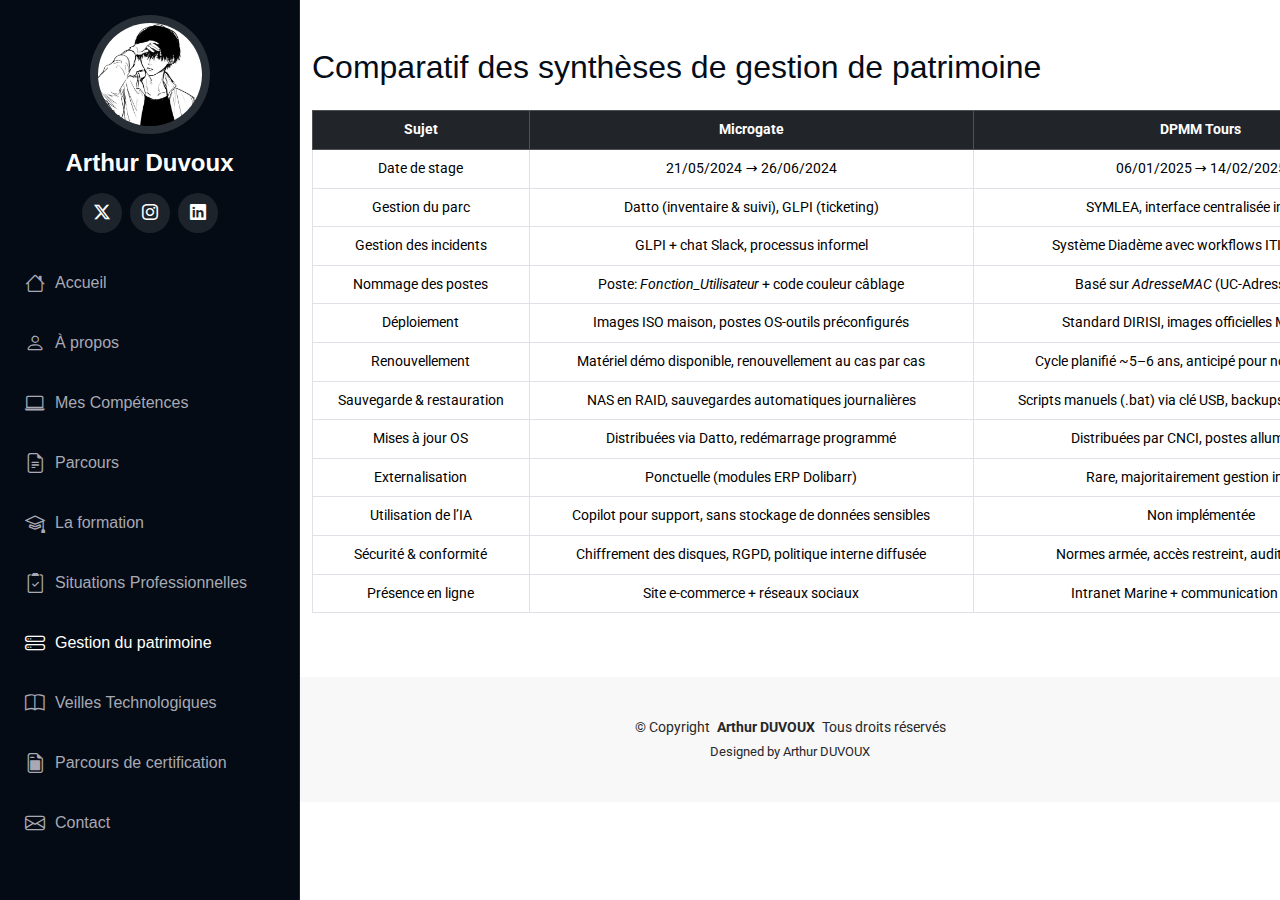
<file: patrimoine-comparatif.html>
<!DOCTYPE html>
<html lang="fr">

<head>
  <meta charset="utf-8">
  <meta content="width=device-width, initial-scale=1.0" name="viewport">
  <title>Comparatif - Synthèses Gestion de Patrimoine</title>
  <meta content="" name="description">
  <meta content="" name="keywords">

  <!-- Favicons -->
  <link href="assets/img/favicon.png" rel="icon">
  <link href="assets/img/apple-touch-icon.png" rel="apple-touch-icon">

  <!-- Fonts -->
  <link href="https://fonts.googleapis.com" rel="preconnect">
  <link href="https://fonts.gstatic.com" rel="preconnect" crossorigin>
  <link href="https://fonts.googleapis.com/css2?family=Roboto:wght@100;300;400;500;700;900&display=swap" rel="stylesheet">

  <!-- Css Secondaire-->
  <link href="assets/vendor/bootstrap/css/bootstrap.min.css" rel="stylesheet">
  <link href="assets/vendor/bootstrap-icons/bootstrap-icons.css" rel="stylesheet">
  <link href="assets/vendor/aos/aos.css" rel="stylesheet">
  <link href="assets/vendor/glightbox/css/glightbox.min.css" rel="stylesheet">
  <link href="assets/vendor/swiper/swiper-bundle.min.css" rel="stylesheet">

  <!-- Main CSS File -->
  <link href="assets/css/main.css" rel="stylesheet">
</head>

<body class="index-page">

  <header id="header" class="header d-flex flex-column">
    <i class="header-toggle d-xl-none bi bi-list"></i>

    <div class="profile-img">
      <img src="assets/img/image0.jpeg" alt="Photo de profil d'Arthur Duvoux" class="img-fluid rounded-circle">
    </div>

    <a href="index.html" class="logo d-flex align-items-center justify-content-center">
      <h1 class="sitename">Arthur Duvoux</h1>
    </a>

    <div class="social-links text-center">
      <a href="https://x.com/azur_lz" class="twitter"><i class="bi bi-twitter-x"></i></a>
      <a href="https://www.instagram.com/arthur_dvv/" class="instagram"><i class="bi bi-instagram"></i></a>
      <a href="https://fr.linkedin.com/in/arthur-duvoux-4a2b052b9" class="linkedin"><i class="bi bi-linkedin"></i></a>
    </div>

    <nav id="navmenu" class="navmenu" role="navigation" aria-label="Menu principal">
      <ul>
        <li><a href="index.html#hero"><i class="bi bi-house navicon"></i> Accueil</a></li>
        <li><a href="index.html#about"><i class="bi bi-person navicon"></i> À propos</a></li>
        <li><a href="index.html#skills"><i class="bi bi-laptop navicon"></i> Mes Compétences</a></li>
        <li><a href="index.html#resume"><i class="bi bi-file-earmark-text navicon"></i> Parcours</a></li>
        <li><a href="index.html#formation"><i class="bi bi-mortarboard navicon"></i> La formation</a></li>
        <li><a href="index.html#portfolio"><i class="bi bi-clipboard2-check navicon"></i> Situations Professionnelles</a></li>
        <li><a href="index.html#gestion" class="active"><i class="bi bi-hdd-stack navicon"></i> Gestion du patrimoine</a></li>
        <li><a href="index.html#services"><i class="bi bi-book navicon"></i> Veilles Technologiques</a></li>
        <li><a href="index.html#certification"><i class="bi bi-file-earmark-post navicon"></i> Parcours de certification</a></li>
        <li><a href="index.html#contact"><i class="bi bi-envelope navicon"></i> Contact</a></li>
      </ul>
    </nav>
  </header>

  <main class="main container py-5">
    <h2 class="mb-4">Comparatif des synthèses de gestion de patrimoine</h2>
    <div class="table-responsive">
      <table class="table table-bordered text-center align-middle">
        <thead class="table-dark">
          <tr>
            <th>Sujet</th>
            <th>Microgate</th>
            <th>DPMM Tours</th>
          </tr>
        </thead>
        <tbody>
          <tr>
            <td>Date de stage</td>
            <td>21/05/2024 &rarr; 26/06/2024</td>
            <td>06/01/2025 &rarr; 14/02/2025</td>
          </tr>
          <tr>
            <td>Gestion du parc</td>
            <td>Datto (inventaire & suivi), GLPI (ticketing)</td>
            <td>SYMLEA, interface centralisée interne</td>
          </tr>
          <tr>
            <td>Gestion des incidents</td>
            <td>GLPI + chat Slack, processus informel</td>
            <td>Système Diadème avec workflows ITIL simplifiés</td>
          </tr>
          <tr>
            <td>Nommage des postes</td>
            <td>Poste: <em>Fonction_Utilisateur</em> + code couleur câblage</td>
            <td>Basé sur <em>AdresseMAC</em> (UC-AdresseMAC)</td>
          </tr>
          <tr>
            <td>Déploiement</td>
            <td>Images ISO maison, postes OS-outils préconfigurés</td>
            <td>Standard DIRISI, images officielles MobiliJOB</td>
          </tr>
          <tr>
            <td>Renouvellement</td>
            <td>Matériel démo disponible, renouvellement au cas par cas</td>
            <td>Cycle planifié ~5–6 ans, anticipé pour non-conformité</td>
          </tr>
          <tr>
            <td>Sauvegarde & restauration</td>
            <td>NAS en RAID, sauvegardes automatiques journalières</td>
            <td>Scripts manuels (.bat) via clé USB, backups hebdomadaires</td>
          </tr>
          <tr>
            <td>Mises à jour OS</td>
            <td>Distribuées via Datto, redémarrage programmé</td>
            <td>Distribuées par CNCI, postes allumés 24/7</td>
          </tr>
          <tr>
            <td>Externalisation</td>
            <td>Ponctuelle (modules ERP Dolibarr)</td>
            <td>Rare, majoritairement gestion interne</td>
          </tr>
          <tr>
            <td>Utilisation de l’IA</td>
            <td>Copilot pour support, sans stockage de données sensibles</td>
            <td>Non implémentée</td>
          </tr>
          <tr>
            <td>Sécurité & conformité</td>
            <td>Chiffrement des disques, RGPD, politique interne diffusée</td>
            <td>Normes armée, accès restreint, audits réguliers</td>
          </tr>
          <tr>
            <td>Présence en ligne</td>
            <td>Site e‑commerce + réseaux sociaux</td>
            <td>Intranet Marine + communication officielle</td>
          </tr>
        </tbody>
      </table>
    </div>
  </main>

  <footer id="footer" class="footer position-relative">
    <div class="container">
      <div class="copyright text-center">
        <p>© <span>Copyright</span> <strong class="px-1 sitename">Arthur DUVOUX</strong> <span>Tous droits réservés</span></p>
      </div>
      <div class="credits">
        Designed by Arthur DUVOUX
      </div>
    </div>
  </footer>

  <!-- Scroll Top -->
  <a href="#" id="scroll-top" class="scroll-top d-flex align-items-center justify-content-center"><i class="bi bi-arrow-up-short"></i></a>

  <!-- Preloader -->
  <div id="preloader"></div>

  <!-- Vendor JS Files -->
  <script src="assets/vendor/bootstrap/js/bootstrap.bundle.min.js"></script>
  <script src="assets/vendor/php-email-form/validate.js"></script>
  <script src="assets/vendor/aos/aos.js"></script>
  <script src="assets/vendor/typed.js/typed.umd.js"></script>
  <script src="assets/vendor/purecounter/purecounter_vanilla.js"></script>
  <script src="assets/vendor/waypoints/noframework.waypoints.js"></script>
  <script src="assets/vendor/glightbox/js/glightbox.min.js"></script>
  <script src="assets/vendor/imagesloaded/imagesloaded.pkgd.min.js"></script>
  <script src="assets/vendor/isotope-layout/isotope.pkgd.min.js"></script>
  <script src="assets/vendor/swiper/swiper-bundle.min.js"></script>

  <!-- Main JS File -->
  <script src="assets/js/main.js"></script>
</body>

</html>
</file>
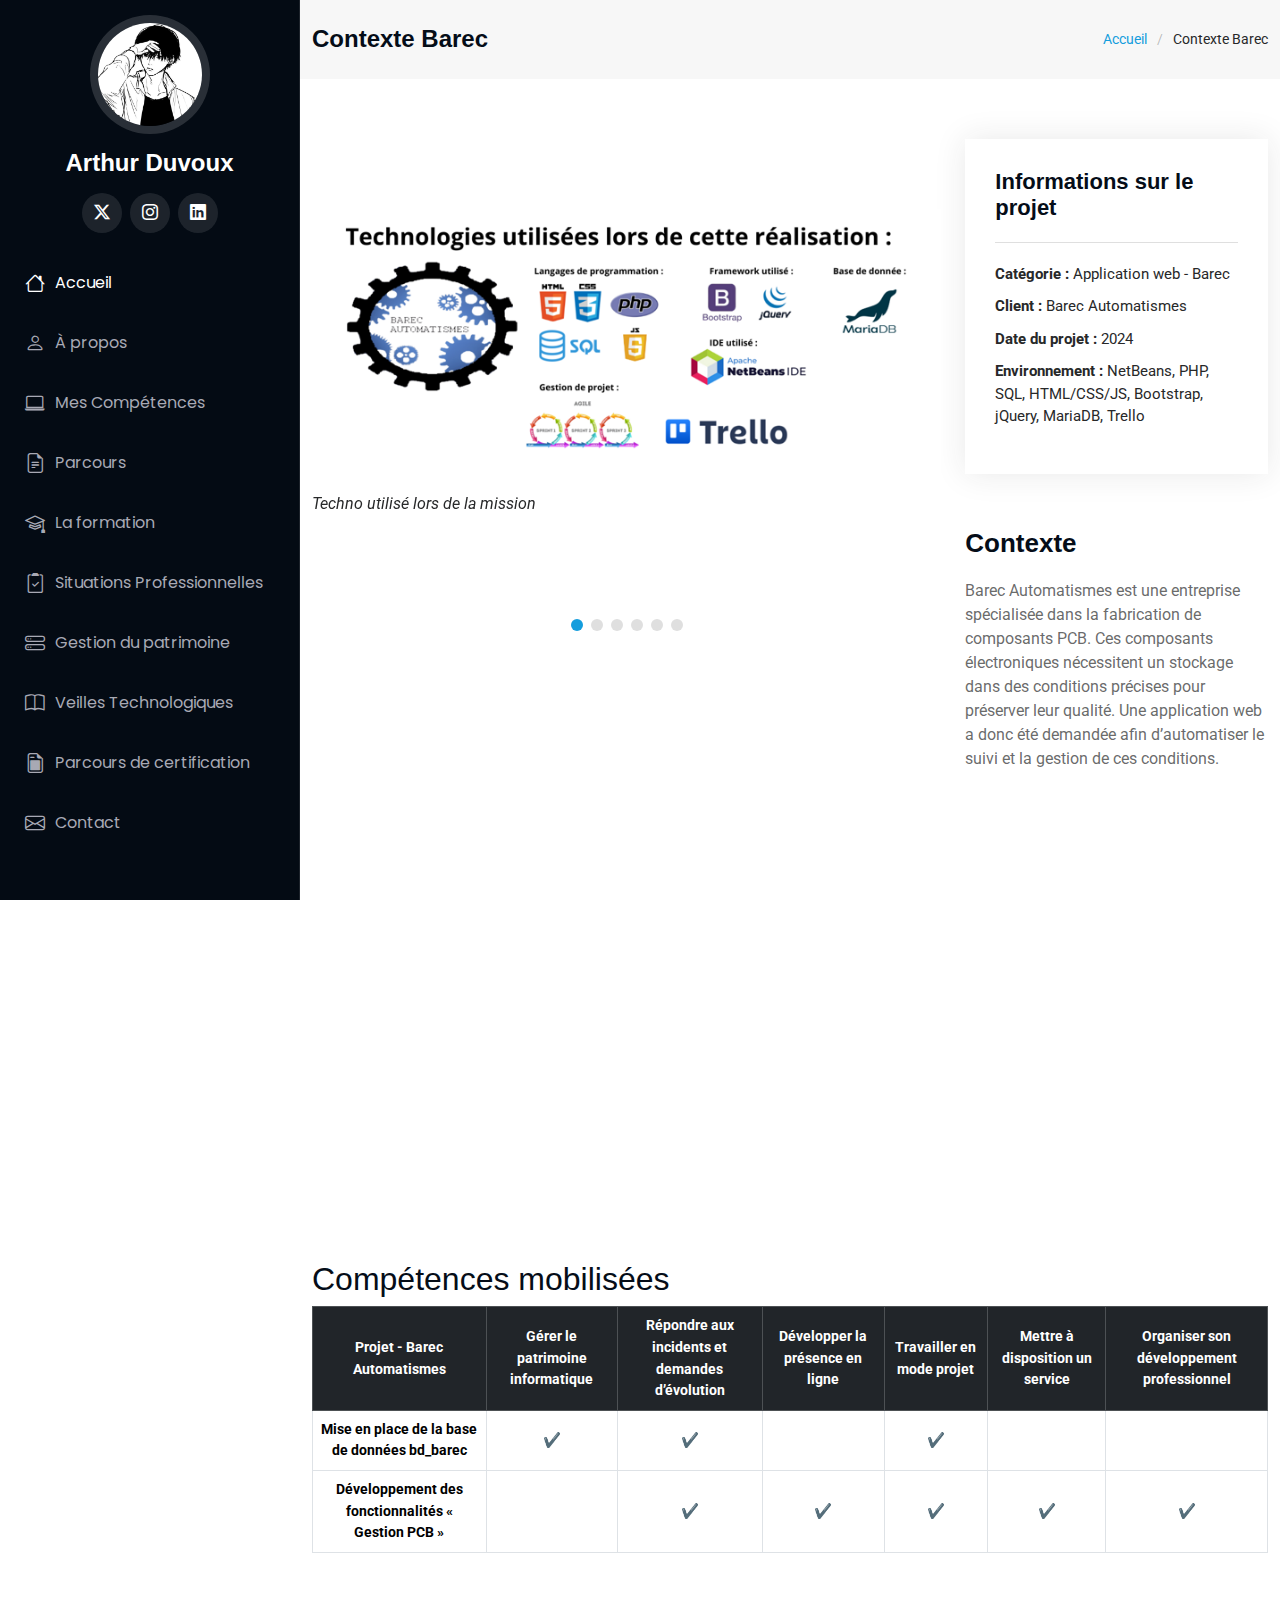
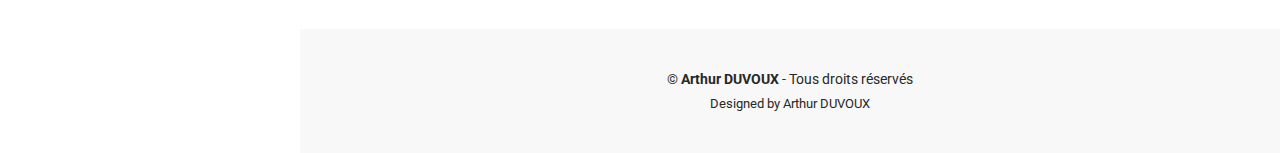
<file: portfolio-barec.html>
<!DOCTYPE html>
<html lang="fr">

<head>
  <meta charset="utf-8">
  <meta content="width=device-width, initial-scale=1.0" name="viewport">
  <title>Réalisations - Situations Professionnelles</title>
  <meta content="" name="description">
  <meta content="" name="keywords">

  <link href="assets/img/favicon.png" rel="icon">
  <link href="assets/img/apple-touch-icon.png" rel="apple-touch-icon">

  <link href="https://fonts.googleapis.com" rel="preconnect">
  <link href="https://fonts.gstatic.com" rel="preconnect" crossorigin>
  <link href="https://fonts.googleapis.com/css2?family=Roboto:wght@400;700&family=Poppins:wght@400;700&display=swap"
    rel="stylesheet">

  <link href="assets/vendor/bootstrap/css/bootstrap.min.css" rel="stylesheet">
  <link href="assets/vendor/bootstrap-icons/bootstrap-icons.css" rel="stylesheet">
  <link href="assets/vendor/aos/aos.css" rel="stylesheet">
  <link href="assets/vendor/glightbox/css/glightbox.min.css" rel="stylesheet">
  <link href="assets/vendor/swiper/swiper-bundle.min.css" rel="stylesheet">

  <link href="assets/css/main.css" rel="stylesheet">
</head>

<body class="index-page">
  <header id="header" class="header d-flex flex-column">
    <i class="header-toggle d-xl-none bi bi-list"></i>
    <div class="profile-img">
      <img src="assets/img/image0.jpeg" alt="Photo de profil d'Arthur Duvoux" class="img-fluid rounded-circle">
    </div>
    <a href="index.html" class="logo d-flex align-items-center justify-content-center">
      <h1 class="sitename">Arthur Duvoux</h1>
    </a>
    <div class="social-links text-center">
      <a href="https://x.com/azur_lz" class="twitter"><i class="bi bi-twitter-x"></i></a>
      <a href="https://www.instagram.com/arthur_dvv/" class="instagram"><i class="bi bi-instagram"></i></a>
      <a href="https://fr.linkedin.com/in/arthur-duvoux-4a2b052b9" class="linkedin"><i class="bi bi-linkedin"></i></a>
    </div>
    <nav id="navmenu" class="navmenu" role="navigation" aria-label="Menu principal">
      <ul>
        <li><a href="index.html#hero" class="active"><i class="bi bi-house navicon"></i> Accueil</a></li>
        <li><a href="index.html#about"><i class="bi bi-person navicon"></i> À propos</a></li>
        <li><a href="index.html#skills"><i class="bi bi-laptop navicon"></i> Mes Compétences</a></li>
        <li><a href="index.html#resume"><i class="bi bi-file-earmark-text navicon"></i> Parcours</a></li>
        <li><a href="index.html#formation"><i class="bi bi-mortarboard navicon"></i> La formation</a></li>
        <li><a href="index.html#portfolio"><i class="bi bi-clipboard2-check navicon"></i> Situations
            Professionnelles</a></li>
        <li><a href="index.html#gestion"><i class="bi bi-hdd-stack navicon"></i> Gestion du patrimoine</a></li>
        <li><a href="index.html#services"><i class="bi bi-book navicon"></i> Veilles Technologiques</a></li>
        <li><a href="index.html#certification"><i class="bi bi-file-earmark-post navicon"></i> Parcours de
            certification</a></li>
        <li><a href="index.html#contact"><i class="bi bi-envelope navicon"></i> Contact</a></li>
      </ul>
    </nav>
  </header>

  <main class="main">
    <div class="page-title" data-aos="fade">
      <div class="container d-lg-flex justify-content-between align-items-center">
        <h1 class="mb-2 mb-lg-0">Contexte Barec</h1>
        <nav class="breadcrumbs">
          <ol>
            <li><a href="index.html">Accueil</a></li>
            <li class="current">Contexte Barec</li>
          </ol>
        </nav>
      </div>
    </div>

    <section id="portfolio-details" class="portfolio-details section">
      <div class="container" data-aos="fade-up" data-aos-delay="100">
        <div class="row gy-4">
          <div class="col-lg-8">
            <div class="portfolio-details-slider swiper init-swiper">
              <script type="application/json" class="swiper-config">
              {
                "loop": true,
                "speed": 600,
                "autoplay": {"delay": 7000},
                "slidesPerView": "auto",
                "pagination": {"el": ".swiper-pagination", "type": "bullets", "clickable": true}
              }
              </script>
              <div class="swiper-wrapper align-items-center">
                <div class="swiper-slide">
                  <img src="assets/img/portfolio/techno_barec.png" alt="Techno utilisé lors de la mission">
                  <p><em>Techno utilisé lors de la mission</em></p>
                </div>
                <div class="swiper-slide">
                  <img src="assets/img/portfolio/barec_doc.jpg" alt="documentation technique">
                  <a href="https://drive.google.com/file/d/1Hi9ouyioZ-hwB_AShjTZNfdUWbGpK0An/view?usp=sharing"
                    class="details-link"><i class="bi bi-link-45deg">Accéder à la documentation</i></a>
                </div>
                <div class="swiper-slide">
                  <img src="assets/img/portfolio/schéma bdd.jpg" alt="schéma bdd">
                  <p><em>Schéma bdd</em></p>
                </div>
                <div class="swiper-slide">
                  <img src="assets/img/portfolio/pageAccueil.png" alt="Visuel du site">
                  <p><em>Visuel du site</em></p>
                </div>
                <div class="swiper-slide">
                  <img src="assets/img/portfolio/FormulaireAjoutLotPCB.png" alt="Formulaire ajout pcb">
                  <p><em>Formulaire Ajout pcb</em></p>
                </div>
                <div class="swiper-slide">
                  <img src="assets/img/portfolio/trello_barec.png" alt="Capture du trello de l'application">
                  <p><em>Capture du trello de l'application</em></p>
                </div>
              </div>
              <div class="swiper-pagination"></div>
            </div>
          </div>

          <div class="col-lg-4">
            <div class="portfolio-info">
              <h3>Informations sur le projet</h3>
              <ul>
                <li><strong>Catégorie :</strong> Application web - Barec</li>
                <li><strong>Client :</strong> Barec Automatismes</li>
                <li><strong>Date du projet :</strong> 2024</li>
                <li><strong>Environnement :</strong> NetBeans, PHP, SQL, HTML/CSS/JS, Bootstrap, jQuery, MariaDB, Trello
                </li>
              </ul>
            </div>

            <div class="portfolio-description mt-4">
              <h2>Contexte</h2>
              <p>Barec Automatismes est une entreprise spécialisée dans la fabrication de composants PCB. Ces composants
                électroniques nécessitent un stockage dans des conditions précises pour préserver leur qualité. Une
                application web a donc été demandée afin d’automatiser le suivi et la gestion de ces conditions.</p>
            </div>
          </div>
        </div>

        <div class="row gy-4 mt-4">
          <div class="col-lg-12">
            <div class="portfolio-description" data-aos="fade-up" data-aos-delay="200">
              <h2>Missions</h2>
              <p><strong>Mission 1 : Découverte de Bootstrap</strong><br>
                Création d’une page web avec barre de navigation et formulaire pour découvrir le framework.</p>
              <p><strong>Mission 2 : Base de données bd_barec</strong><br>
                Conception de la base de données, documentation technique et scripts SQL.</p>
              <p><strong>Mission 3 : Initiation MVC</strong><br>
                Projet sous NetBeans pour explorer le pattern Modèle-Vue-Contrôleur et ses bonnes pratiques.</p>
              <p><strong>Mission 4 : Architecture</strong><br>
                Structuration MVC et Bootstrap : organisation des fichiers et formulaire d’authentification.</p>
              <p><strong>Mission 5 : Rendu de l’application</strong><br>
                Démonstration de la fonctionnalité développée. Projet non finalisé suite au départ des collaborateurs.
              </p>
            </div>
          </div>

          <div class="col-lg-12">
            <h2>Compétences mobilisées</h2>
            <div class="table-responsive">
              <table class="table table-bordered text-center align-middle">
                <thead class="table-dark">
                  <tr>
                    <th>Projet - Barec Automatismes</th>
                    <th>Gérer le patrimoine informatique</th>
                    <th>Répondre aux incidents et demandes d’évolution</th>
                    <th>Développer la présence en ligne</th>
                    <th>Travailler en mode projet</th>
                    <th>Mettre à disposition un service</th>
                    <th>Organiser son développement professionnel</th>
                  </tr>
                </thead>
                <tbody>
                  <tr>
                    <td><strong>Mise en place de la base de données bd_barec</strong></td>
                    <td>✔️</td>
                    <td>✔️</td>
                    <td></td>
                    <td>✔️</td>
                    <td></td>
                    <td></td>
                  </tr>
                  <tr>
                    <td><strong>Développement des fonctionnalités « Gestion PCB »</strong></td>
                    <td></td>
                    <td>✔️</td>
                    <td>✔️</td>
                    <td>✔️</td>
                    <td>✔️</td>
                    <td>✔️</td>
                  </tr>
                </tbody>
              </table>
            </div>
          </div>
        </div>
      </div>
    </section>
  </main>

  <footer id="footer" class="footer position-relative">
    <div class="container">
      <div class="copyright text-center">
        <p>© <strong>Arthur DUVOUX</strong> - Tous droits réservés</p>
      </div>
      <div class="credits">
        Designed by Arthur DUVOUX
      </div>
    </div>
  </footer>

  <a href="#" id="scroll-top" class="scroll-top d-flex align-items-center justify-content-center"><i
      class="bi bi-arrow-up-short"></i></a>
  <div id="preloader"></div>

  <script src="assets/vendor/bootstrap/js/bootstrap.bundle.min.js"></script>
  <script src="assets/vendor/php-email-form/validate.js"></script>
  <script src="assets/vendor/aos/aos.js"></script>
  <script src="assets/vendor/typed.js/typed.umd.js"></script>
  <script src="assets/vendor/purecounter/purecounter_vanilla.js"></script>
  <script src="assets/vendor/waypoints/noframework.waypoints.js"></script>
  <script src="assets/vendor/glightbox/js/glightbox.min.js"></script>
  <script src="assets/vendor/imagesloaded/imagesloaded.pkgd.min.js"></script>
  <script src="assets/vendor/isotope-layout/isotope.pkgd.min.js"></script>
  <script src="assets/vendor/swiper/swiper-bundle.min.js"></script>
  <script src="assets/js/main.js"></script>
</body>

</html>
</file>
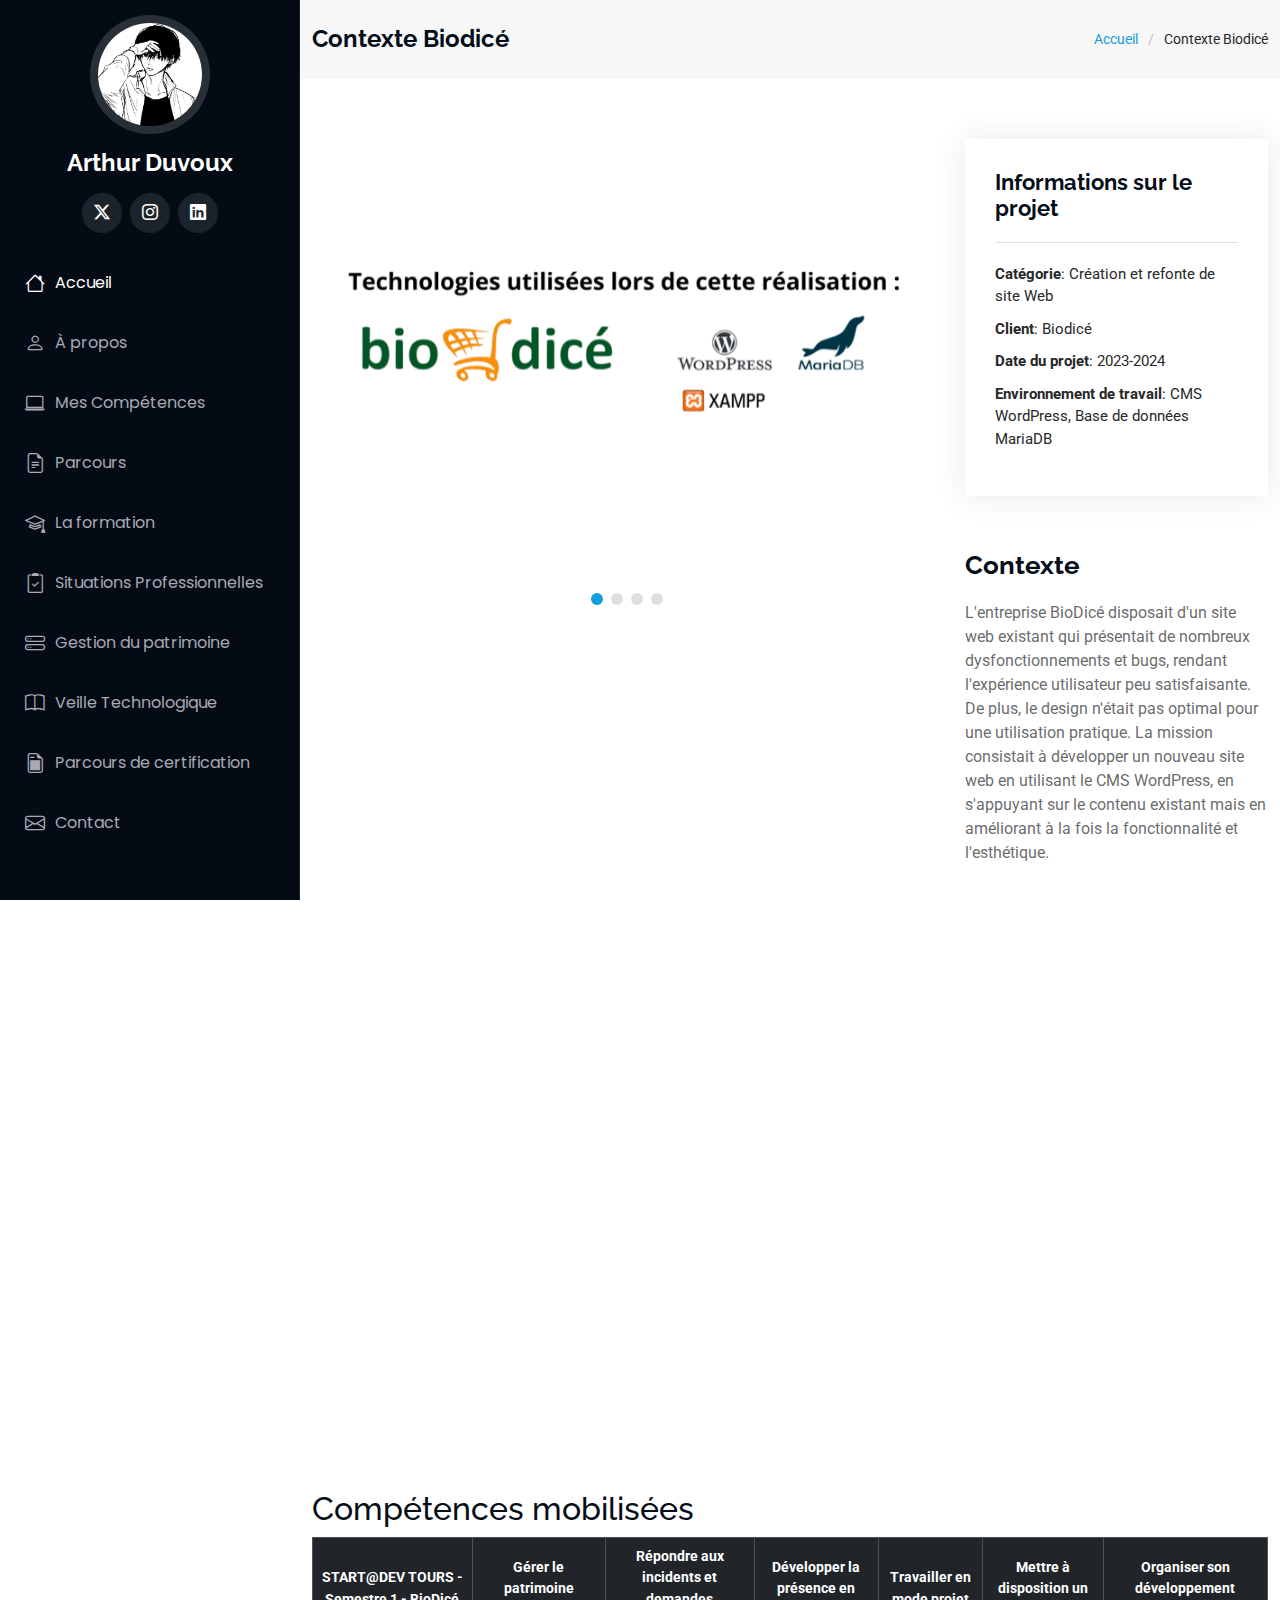
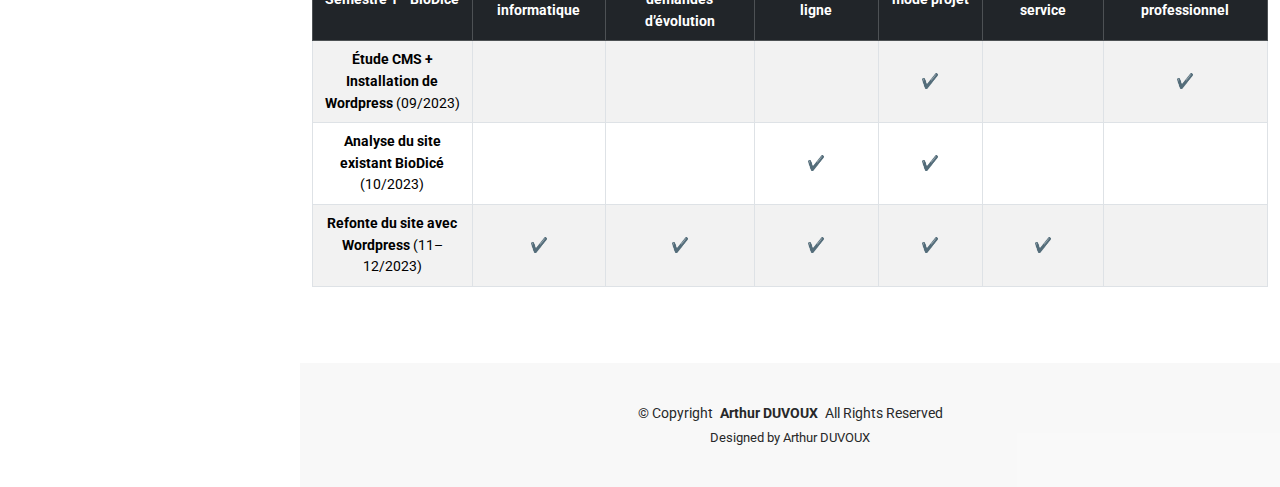
<file: portfolio-biodice.html>
<!DOCTYPE html>
<html lang="fr">

<head>
  <meta charset="utf-8">
  <meta content="width=device-width, initial-scale=1.0" name="viewport">
  <title>Réalisations - Situations Professionnelles</title>
  <meta content="" name="description">
  <meta content="" name="keywords">

  <!-- Favicons -->
  <link href="assets/img/favicon.png" rel="icon">
  <link href="assets/img/apple-touch-icon.png" rel="apple-touch-icon">

  <!-- Fonts -->
  <link href="https://fonts.googleapis.com" rel="preconnect">
  <link href="https://fonts.gstatic.com" rel="preconnect" crossorigin>
  <link
    href="https://fonts.googleapis.com/css2?family=Roboto:ital,wght@0,100;0,300;0,400;0,500;0,700;0,900;1,100;1,300;1,400;1,500;1,700;1,900&family=Poppins:ital,wght@0,100;0,200;0,300;0,400;0,500;0,600;0,700;0,800;0,900;1,100;1,200;1,300;1,400;1,500;1,600;1,700;1,800;1,900&family=Raleway:ital,wght@0,100;0,200;0,300;0,400;0,500;0,600;0,700;0,800;0,900;1,100;1,200;1,300;1,400;1,500;1,600;1,700;1,800;1,900&display=swap"
    rel="stylesheet">

  <!-- Css Secondaire-->
  <link href="assets/vendor/bootstrap/css/bootstrap.min.css" rel="stylesheet">
  <link href="assets/vendor/bootstrap-icons/bootstrap-icons.css" rel="stylesheet">
  <link href="assets/vendor/aos/aos.css" rel="stylesheet">
  <link href="assets/vendor/glightbox/css/glightbox.min.css" rel="stylesheet">
  <link href="assets/vendor/swiper/swiper-bundle.min.css" rel="stylesheet">

  <!-- Main CSS File -->
  <link href="assets/css/main.css" rel="stylesheet">
  
</head>

<body class="index-page">

  <header id="header" class="header d-flex flex-column">
    <i class="header-toggle d-xl-none bi bi-list"></i>

    <div class="profile-img">
      <img src="assets/img/image0.jpeg" alt="Photo de profil d'Arthur Duvoux" class="img-fluid rounded-circle">
    </div>

    <a href="index.html" class="logo d-flex align-items-center justify-content-center">
      <h1 class="sitename">Arthur Duvoux</h1>
    </a>

    <div class="social-links text-center">
      <a href="https://x.com/azur_lz" class="twitter"><i class="bi bi-twitter-x"></i></a>
      <a href="https://www.instagram.com/arthur_dvv/" class="instagram"><i class="bi bi-instagram"></i></a>
      <a href="https://fr.linkedin.com/in/arthur-duvoux-4a2b052b9" class="linkedin"><i class="bi bi-linkedin"></i></a>
    </div>
    <nav id="navmenu" class="navmenu" role="navigation" aria-label="Menu principal">
      <ul>
        <li><a href="index.html#hero" class="active" aria-label="Aller à l'accueil"><i class="bi bi-house navicon"></i>
            Accueil</a></li>
        <li><a href="index.html#about" aria-label="À propos de moi"><i class="bi bi-person navicon"></i> À propos</a>
        </li>
        <li><a href="index.html#skills" class="nav-link scrollto" aria-label="Mes compétences"><i
              class="bi bi-laptop navicon"></i>Mes Compétences</a></li>
        <li><a href="index.html#resume" aria-label="Mon parcours"><i class="bi bi-file-earmark-text navicon"></i>
            Parcours</a></li>
        <li><a href="index.html#formation" class="nav-link scrollto" aria-label="Informations sur la formation"><i
              class="bi bi-mortarboard navicon"></i> La formation</a></li>
        <li><a href="index.html#portfolio" aria-label="Mes situations professionnelles"><i
              class="bi bi-clipboard2-check navicon"></i> Situations Professionnelles</a></li>
        <li><a href="index.html#gestion" aria-label="Gestion de patrimoine"><i class="bi bi-hdd-stack navicon"></i>
            Gestion du patrimoine</a></li>
        <li><a href="index.html#services" aria-label="Veille technologique"><i class="bi bi-book navicon"></i> Veille
            Technologique</a></li>
        <li><a href="index.html#certification" aria-label="Mes certifications"><i
              class="bi bi-file-earmark-post navicon"></i> Parcours de certification</a></li>
        <li><a href="index.html#contact" aria-label="Me contacter"><i class="bi bi-envelope navicon"></i> Contact</a>
        </li>
      </ul>
    </nav>

  </header>

  <main class="main">

    <!-- Page Title -->
    <div class="page-title" data-aos="fade">
      <div class="container d-lg-flex justify-content-between align-items-center">
        <h1 class="mb-2 mb-lg-0">Contexte Biodicé</h1>
        <nav class="breadcrumbs">
          <ol>
            <li><a href="index.html">Accueil</a></li>
            <li class="current">Contexte Biodicé</li>
          </ol>
        </nav>
      </div>
    </div><!-- End Page Title -->

    <section id="portfolio-details" class="portfolio-details section">
      <div class="container" data-aos="fade-up" data-aos-delay="100">

        <div class="row gy-4">

          <!-- SLIDER -->
          <div class="col-lg-8">
            <div class="portfolio-details-slider swiper init-swiper">
              <script type="application/json" class="swiper-config">
                {
                  "loop": true,
                  "speed": 600,
                  "autoplay": {
                    "delay": 7000
                  },
                  "slidesPerView": "auto",
                  "pagination": {
                    "el": ".swiper-pagination",
                    "type": "bullets",
                    "clickable": true
                  }
                }
              </script>

              <div class="swiper-wrapper align-items-center">
                <div class="swiper-slide">
                  <img src="assets/img/portfolio/techno_biodice.png" alt="Techno utilisé lors de la mission">
                </div>
                <div class="swiper-slide">
                  <img src="assets/img/portfolio/diapo_biodicé.jpg" alt="Diaporama de présentation de Biodicé">
                  <a href="https://view.genially.com/657afc2acd88c000139739fb/presentation-subject-presentation"
                    title="Diapo présentation" class="details-link"><i class="bi bi-link-45deg">Accéder au diaporama de
                      présentation</i></a>
                </div>
                <div class="swiper-slide">
                  <img src="assets/img/portfolio/charte2.jpg" alt="Charte graphique de Biodicé">
                  <a href="assets/doc/charteGraphique_Charley_Arthur.pdf" title="Charte graphique"
                    class="details-link"><i class="bi bi-link-45deg">Accéder à la charte graphique</i></a>
                </div>
                <div class="swiper-slide">
                  <img src="assets/img/portfolio/publication.jpg" alt="Documentation utilisateur de Biodicé">
                  <a href="assets/doc/Documentation pour MSapin Duvoux Ceretti.pdf" title="Documentation utilisateur"
                    class="details-link"><i class="bi bi-link-45deg">Accéder à la documentation utilisateur</i></a>
                </div>
              </div>
              <div class="swiper-pagination"></div>
            </div>
          </div>

          <!-- INFOS PROJET + CONTEXTE -->
          <div class="col-lg-4">
            <div class="portfolio-info">
              <h3>Informations sur le projet</h3>
              <ul>
                <li><strong>Catégorie</strong>: Création et refonte de site Web</li>
                <li><strong>Client</strong>: Biodicé</li>
                <li><strong>Date du projet</strong>: 2023-2024</li>
                <li><strong>Environnement de travail</strong>: CMS WordPress, Base de données MariaDB</li>
              </ul>
            </div>

            <div class="portfolio-description mt-4">
              <h2>Contexte</h2>
              <p>L'entreprise BioDicé disposait d'un site web existant qui présentait de nombreux dysfonctionnements et
                bugs, rendant l'expérience utilisateur peu satisfaisante. De plus, le design n'était pas optimal pour
                une utilisation pratique. La mission consistait à développer un nouveau site web en utilisant le CMS
                WordPress, en s'appuyant sur le contenu existant mais en améliorant à la fois la fonctionnalité et
                l'esthétique.</p>
            </div>
          </div>

        </div>

        <!-- MISSIONS + TABLEAU -->
        <div class="row gy-4 mt-4">

          <!-- Missions -->
          <div class="col-lg-12">
            <div class="portfolio-description" data-aos="fade-up" data-aos-delay="200">
              <h2>Missions</h2>
              <p><strong>Mission 1 :</strong> Découverte et comparatif d'un CMS :<br>
                La mission permet de se familiariser avec ce qu'est un CMS et découvrir les différentes solutions
                existantes.</p>
              <p><strong>Mission 2 :</strong> Installation de WordPress :<br>
                Après notre comparatif, il a été choisi l'utilisation de WordPress. Il nous a donc fallu installer le
                CMS localement pour apprendre à l'utiliser et documenter le procédé.</p>
              <p><strong>Mission 3 :</strong> Étude de l'ancien site statique :<br>
                Suite à la volonté d'une refonte du site vitrine de Biodicé, il a été demandé de faire une étude de
                l'ancien site vitrine afin de savoir quoi améliorer.</p>
              <p><strong>Mission 4 :</strong> Création de la charte graphique :<br>
                Afin de mieux identifier visuellement un site, elle permet de lier un « thème », des couleurs et une
                construction du site à une entité. Cette charte permet aussi de garder une cohérence et une lisibilité
                sur le site.</p>
              <p><strong>Mission 5 :</strong> Réalisation du nouveau site et recette :<br>
                La mission a permis la mise en place du site vitrine et la réalisation de la recette afin de valider le
                respect du site à ses contraintes.</p>
              <p><strong>Mission 6 :</strong> Présentation du nouveau site vitrine :<br>
                Pour cette dernière mission, il a fallu créer un diaporama présentant le nouveau site auprès de Biodicé.
              </p>
            </div>
          </div>

          <!-- Tableau de Compétences -->
          <div class="col-lg-12">
            <h2>Compétences mobilisées</h2>
            <div class="table-responsive">
              <table class="table table-bordered table-striped text-center align-middle">
                <thead class="table-dark">
                  <tr>
                    <th colspan="2">START@DEV TOURS - Semestre 1 - BioDicé</th>
                    <th>Gérer le patrimoine informatique</th>
                    <th>Répondre aux incidents et demandes d’évolution</th>
                    <th>Développer la présence en ligne</th>
                    <th>Travailler en mode projet</th>
                    <th>Mettre à disposition un service</th>
                    <th>Organiser son développement professionnel</th>
                  </tr>
                </thead>
                <tbody>
                  <tr>
                    <td colspan="2"><strong>Étude CMS + Installation de Wordpress</strong> (09/2023)</td>
                    <td></td>
                    <td></td>
                    <td></td>
                    <td>✔️</td>
                    <td></td>
                    <td>✔️</td>
                  </tr>
                  <tr>
                    <td colspan="2"><strong>Analyse du site existant BioDicé</strong> (10/2023)</td>
                    <td></td>
                    <td></td>
                    <td>✔️</td>
                    <td>✔️</td>
                    <td></td>
                    <td></td>
                  </tr>
                  <tr>
                    <td colspan="2"><strong>Refonte du site avec Wordpress</strong> (11–12/2023)</td>
                    <td>✔️</td>
                    <td>✔️</td>
                    <td>✔️</td>
                    <td>✔️</td>
                    <td>✔️</td>
                    <td></td>
                  </tr>
                </tbody>
              </table>
            </div>
          </div>

        </div>

      </div>
    </section>


  </main>

  <footer id="footer" class="footer position-relative">

    <div class="container">
      <div class="copyright text-center ">
        <p>© <span>Copyright</span> <strong class="px-1 sitename">Arthur DUVOUX</strong> <span>All Rights
            Reserved</span></p>
      </div>
      <div class="credits">
        <!-- All the links in the footer should remain intact. -->
        <!-- You can delete the links only if you've purchased the pro version. -->
        <!-- Licensing information: https://bootstrapmade.com/license/ -->
        <!-- Purchase the pro version with working PHP/AJAX contact form: [buy-url] -->
        Designed by Arthur DUVOUX</a>
      </div>
    </div>

  </footer>

  <!-- Scroll Top -->
  <a href="#" id="scroll-top" class="scroll-top d-flex align-items-center justify-content-center"><i
      class="bi bi-arrow-up-short"></i></a>

  <!-- Preloader -->
  <div id="preloader"></div>

  <!-- Vendor JS Files -->
  <script src="assets/vendor/bootstrap/js/bootstrap.bundle.min.js"></script>
  <script src="assets/vendor/php-email-form/validate.js"></script>
  <script src="assets/vendor/aos/aos.js"></script>
  <script src="assets/vendor/typed.js/typed.umd.js"></script>
  <script src="assets/vendor/purecounter/purecounter_vanilla.js"></script>
  <script src="assets/vendor/waypoints/noframework.waypoints.js"></script>
  <script src="assets/vendor/glightbox/js/glightbox.min.js"></script>
  <script src="assets/vendor/imagesloaded/imagesloaded.pkgd.min.js"></script>
  <script src="assets/vendor/isotope-layout/isotope.pkgd.min.js"></script>
  <script src="assets/vendor/swiper/swiper-bundle.min.js"></script>

  <!-- Main JS File -->
  <script src="assets/js/main.js"></script>

</body>

</html>
</file>
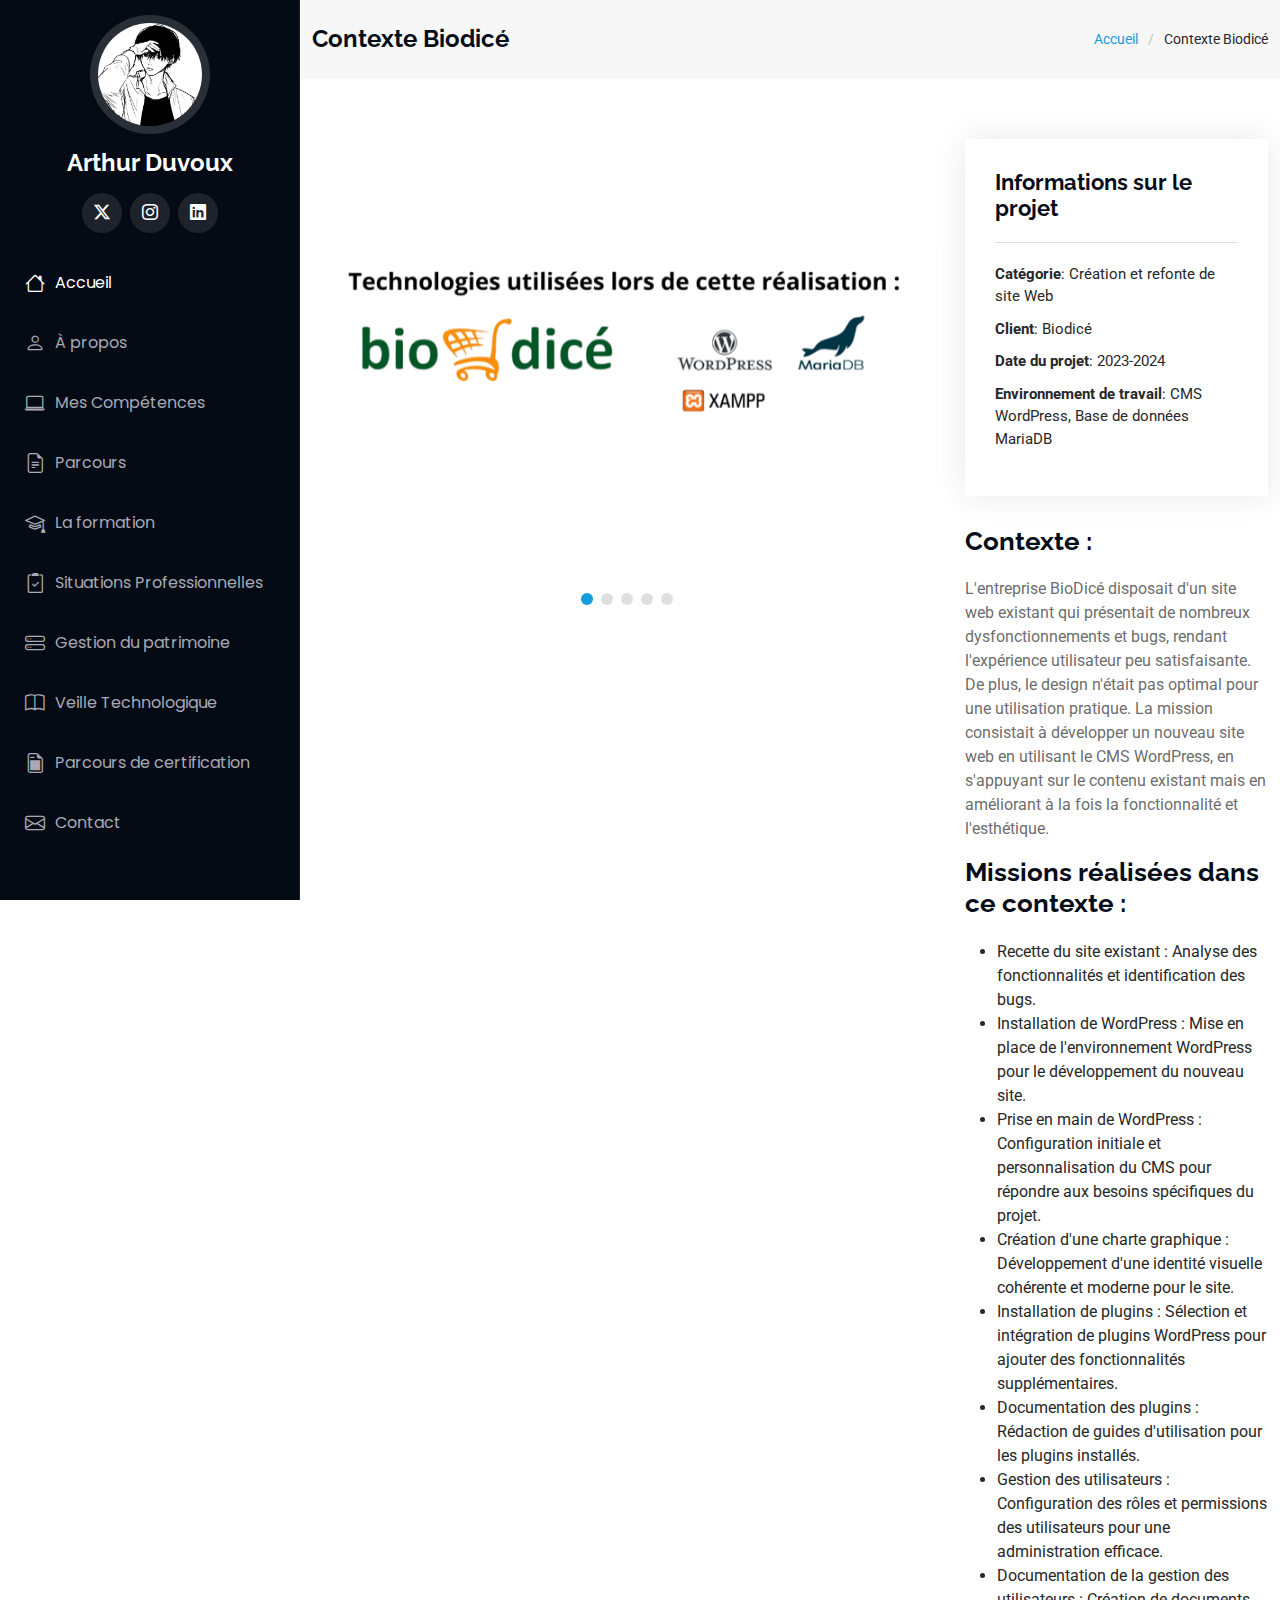
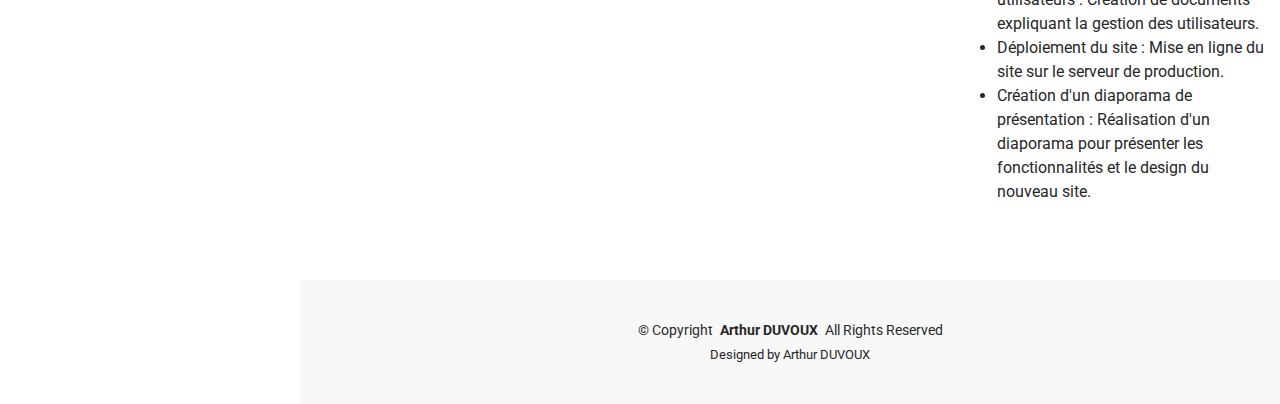
<file: portfolio-cdv.html>
<!DOCTYPE html>
<html lang="fr">

<head>
  <meta charset="utf-8">
  <meta content="width=device-width, initial-scale=1.0" name="viewport">
  <title>Réalisations - Situations Professionnelles</title>
  <meta content="" name="description">
  <meta content="" name="keywords">

  <!-- Favicons -->
  <link href="assets/img/favicon.png" rel="icon">
  <link href="assets/img/apple-touch-icon.png" rel="apple-touch-icon">

  <!-- Fonts -->
  <link href="https://fonts.googleapis.com" rel="preconnect">
  <link href="https://fonts.gstatic.com" rel="preconnect" crossorigin>
  <link
    href="https://fonts.googleapis.com/css2?family=Roboto:ital,wght@0,100;0,300;0,400;0,500;0,700;0,900;1,100;1,300;1,400;1,500;1,700;1,900&family=Poppins:ital,wght@0,100;0,200;0,300;0,400;0,500;0,600;0,700;0,800;0,900;1,100;1,200;1,300;1,400;1,500;1,600;1,700;1,800;1,900&family=Raleway:ital,wght@0,100;0,200;0,300;0,400;0,500;0,600;0,700;0,800;0,900;1,100;1,200;1,300;1,400;1,500;1,600;1,700;1,800;1,900&display=swap"
    rel="stylesheet">

  <!-- Vendor CSS Files -->
  <link href="assets/vendor/bootstrap/css/bootstrap.min.css" rel="stylesheet">
  <link href="assets/vendor/bootstrap-icons/bootstrap-icons.css" rel="stylesheet">
  <link href="assets/vendor/aos/aos.css" rel="stylesheet">
  <link href="assets/vendor/glightbox/css/glightbox.min.css" rel="stylesheet">
  <link href="assets/vendor/swiper/swiper-bundle.min.css" rel="stylesheet">

  <!-- Main CSS File -->
  <link href="assets/css/main.css" rel="stylesheet">

  <!-- =======================================================
  * Template Name: iPortfolio
  * Template URL: https://bootstrapmade.com/iportfolio-bootstrap-portfolio-websites-template/
  * Updated: Jun 14 2024 with Bootstrap v5.3.3
  * Author: BootstrapMade.com
  * License: https://bootstrapmade.com/license/
  ======================================================== -->
</head>

<body class="index-page">

  <header id="header" class="header d-flex flex-column">
    <i class="header-toggle d-xl-none bi bi-list"></i>

    <div class="profile-img">
      <img src="assets/img/image0.jpeg" alt="Photo de profil d'Arthur Duvoux" class="img-fluid rounded-circle">
    </div>

    <a href="index.html" class="logo d-flex align-items-center justify-content-center">
      <h1 class="sitename">Arthur Duvoux</h1>
    </a>

    <div class="social-links text-center">
      <a href="https://x.com/azur_lz" class="twitter"><i class="bi bi-twitter-x"></i></a>
      <a href="https://www.instagram.com/arthur_dvv/" class="instagram"><i class="bi bi-instagram"></i></a>
      <a href="https://fr.linkedin.com/in/arthur-duvoux-4a2b052b9" class="linkedin"><i class="bi bi-linkedin"></i></a>
    </div>
    <nav id="navmenu" class="navmenu" role="navigation" aria-label="Menu principal">
      <ul>
        <li><a href="index.html#hero" class="active" aria-label="Aller à l'accueil"><i class="bi bi-house navicon"></i> Accueil</a></li>
        <li><a href="index.html#about" aria-label="À propos de moi"><i class="bi bi-person navicon"></i> À propos</a></li>
        <li><a href="index.html#skills" class="nav-link scrollto" aria-label="Mes compétences"><i class="bi bi-laptop navicon"></i>Mes Compétences</a></li>
        <li><a href="index.html#resume" aria-label="Mon parcours"><i class="bi bi-file-earmark-text navicon"></i> Parcours</a></li>
        <li><a href="index.html#formation" class="nav-link scrollto" aria-label="Informations sur la formation"><i class="bi bi-mortarboard navicon"></i> La formation</a></li>
        <li><a href="index.html#portfolio" aria-label="Mes situations professionnelles"><i class="bi bi-clipboard2-check navicon"></i> Situations Professionnelles</a></li>
        <li><a href="index.html#gestion" aria-label="Gestion de patrimoine"><i class="bi bi-hdd-stack navicon"></i> Gestion du patrimoine</a></li>
        <li><a href="index.html#services" aria-label="Veille technologique"><i class="bi bi-book navicon"></i> Veille Technologique</a></li>
        <li><a href="index.html#certification" aria-label="Mes certifications"><i class="bi bi-file-earmark-post navicon"></i> Parcours de certification</a></li>
        <li><a href="index.html#contact" aria-label="Me contacter"><i class="bi bi-envelope navicon"></i> Contact</a></li>
      </ul>
    </nav>

  </header>

  <main class="main">

    <!-- Page Title -->
    <div class="page-title" data-aos="fade">
      <div class="container d-lg-flex justify-content-between align-items-center">
        <h1 class="mb-2 mb-lg-0">Contexte Biodicé</h1>
        <nav class="breadcrumbs">
          <ol>
            <li><a href="index.html">Accueil</a></li>
            <li class="current">Contexte Biodicé</li>
          </ol>
        </nav>
      </div>
    </div><!-- End Page Title -->

   <!-- Portfolio Details Section -->
<section id="portfolio-details" class="portfolio-details section">

  <div class="container" data-aos="fade-up" data-aos-delay="100">

    <div class="row gy-4">

      <div class="col-lg-8">
        <div class="portfolio-details-slider swiper init-swiper">

          <script type="application/json" class="swiper-config">
            {
              "loop": true,
              "speed": 600,
              "autoplay": {
                "delay": 5000
              },
              "slidesPerView": "auto",
              "pagination": {
                "el": ".swiper-pagination",
                "type": "bullets",
                "clickable": true
              }
            }
          </script>

          <div class="swiper-wrapper align-items-center">

            <div class="swiper-slide">
              <img src="assets/img/portfolio/techno_biodice.png" alt="Techno utilisé lors de la mission">
            </div>

            <div class="swiper-slide">
              <img src="assets/img/portfolio/diapo_biodicé.jpg" alt="Diaporama de présentation de Biodicé">
              <a href="https://view.genially.com/657afc2acd88c000139739fb/presentation-subject-presentation"
                title="Diapo présentation" class="details-link"><i class="bi bi-link-45deg">Accéder au diaporama de présentation</i></a>
            </div>

            <div class="swiper-slide">
              <img src="assets/img/portfolio/charte2.jpg" alt="Charte graphique de Biodicé">
              <a href="assets/doc/charteGraphique_Charley_Arthur.pdf" title="Charte graphique"
                class="details-link"><i class="bi bi-link-45deg">Accéder à la charte graphique</i></a>
            </div>

            <div class="swiper-slide">
              <img src="assets/img/portfolio/publication.jpg" alt="Documentation utilisateur de Biodicé">
              <a href="assets/doc/Documentation pour MSapin Duvoux Ceretti.pdf" title="Documentation utilisateur" class="details-link"><i
                  class="bi bi-link-45deg">Accéder à la documentation utilisateur</i></a>
            </div>

            <div class="swiper-slide">
              <img src="assets/img/tableau_comp_biod.png" alt="Tableau compétences">
              <p>Compétences mobilisés dans le développement du site</p> 
            </div>

          </div>
          <div class="swiper-pagination"></div>
        </div>
      </div>

         
  
      <div class="col-lg-4">
        <div class="portfolio-info" data-aos="fade-up" data-aos-delay="200">
          <h3>Informations sur le projet</h3>
          <ul>
            <li><strong>Catégorie</strong>: Création et refonte de site Web</li>
            <li><strong>Client</strong>: Biodicé</li>
            <li><strong>Date du projet</strong>: 2023-2024</li>
            <li><strong>Environnement de travail</strong>: CMS WordPress, Base de données MariaDB</li>
          </ul>
        </div>
        <div class="portfolio-description" data-aos="fade-up" data-aos-delay="300">

          <h2>Contexte : </h2>
          <p>L'entreprise BioDicé disposait d'un site web existant qui présentait de nombreux dysfonctionnements et bugs, rendant l'expérience utilisateur peu satisfaisante. De plus, le design n'était pas optimal pour une utilisation pratique. La mission consistait à développer un nouveau site web en utilisant le CMS WordPress, en s'appuyant sur le contenu existant mais en améliorant à la fois la fonctionnalité et l'esthétique.</p>

          <h2>Missions réalisées dans ce contexte : </h2>
          <ul>
            <li><i class="icofont-rounded-right"></i> Recette du site existant : Analyse des fonctionnalités et identification des bugs.</li>
            <li><i class="icofont-rounded-right"></i> Installation de WordPress : Mise en place de l'environnement WordPress pour le développement du nouveau site.</li>
            <li><i class="icofont-rounded-right"></i> Prise en main de WordPress : Configuration initiale et personnalisation du CMS pour répondre aux besoins spécifiques du projet.</li>
            <li><i class="icofont-rounded-right"></i> Création d'une charte graphique : Développement d'une identité visuelle cohérente et moderne pour le site.</li>
            <li><i class="icofont-rounded-right"></i> Installation de plugins : Sélection et intégration de plugins WordPress pour ajouter des fonctionnalités supplémentaires.</li>
            <li><i class="icofont-rounded-right"></i> Documentation des plugins : Rédaction de guides d'utilisation pour les plugins installés.</li>
            <li><i class="icofont-rounded-right"></i> Gestion des utilisateurs : Configuration des rôles et permissions des utilisateurs pour une administration efficace.</li>
            <li><i class="icofont-rounded-right"></i> Documentation de la gestion des utilisateurs : Création de documents expliquant la gestion des utilisateurs.</li>
            <li><i class="icofont-rounded-right"></i> Déploiement du site : Mise en ligne du site sur le serveur de production.</li>
            <li><i class="icofont-rounded-right"></i> Création d'un diaporama de présentation : Réalisation d'un diaporama pour présenter les fonctionnalités et le design du nouveau site.</li>
          </ul>
        </div>
      </div>

    </div>

  </div>

</section><!-- /Portfolio Details Section -->


  </main>

  <footer id="footer" class="footer position-relative">

    <div class="container">
      <div class="copyright text-center ">
        <p>© <span>Copyright</span> <strong class="px-1 sitename">Arthur DUVOUX</strong> <span>All Rights
            Reserved</span></p>
      </div>
      <div class="credits">
        <!-- All the links in the footer should remain intact. -->
        <!-- You can delete the links only if you've purchased the pro version. -->
        <!-- Licensing information: https://bootstrapmade.com/license/ -->
        <!-- Purchase the pro version with working PHP/AJAX contact form: [buy-url] -->
        Designed by Arthur DUVOUX</a>
      </div>
    </div>

  </footer>

  <!-- Scroll Top -->
  <a href="#" id="scroll-top" class="scroll-top d-flex align-items-center justify-content-center"><i
      class="bi bi-arrow-up-short"></i></a>

  <!-- Preloader -->
  <div id="preloader"></div>

  <!-- Vendor JS Files -->
  <script src="assets/vendor/bootstrap/js/bootstrap.bundle.min.js"></script>
  <script src="assets/vendor/php-email-form/validate.js"></script>
  <script src="assets/vendor/aos/aos.js"></script>
  <script src="assets/vendor/typed.js/typed.umd.js"></script>
  <script src="assets/vendor/purecounter/purecounter_vanilla.js"></script>
  <script src="assets/vendor/waypoints/noframework.waypoints.js"></script>
  <script src="assets/vendor/glightbox/js/glightbox.min.js"></script>
  <script src="assets/vendor/imagesloaded/imagesloaded.pkgd.min.js"></script>
  <script src="assets/vendor/isotope-layout/isotope.pkgd.min.js"></script>
  <script src="assets/vendor/swiper/swiper-bundle.min.js"></script>

  <!-- Main JS File -->
  <script src="assets/js/main.js"></script>

</body>

</html>
</file>
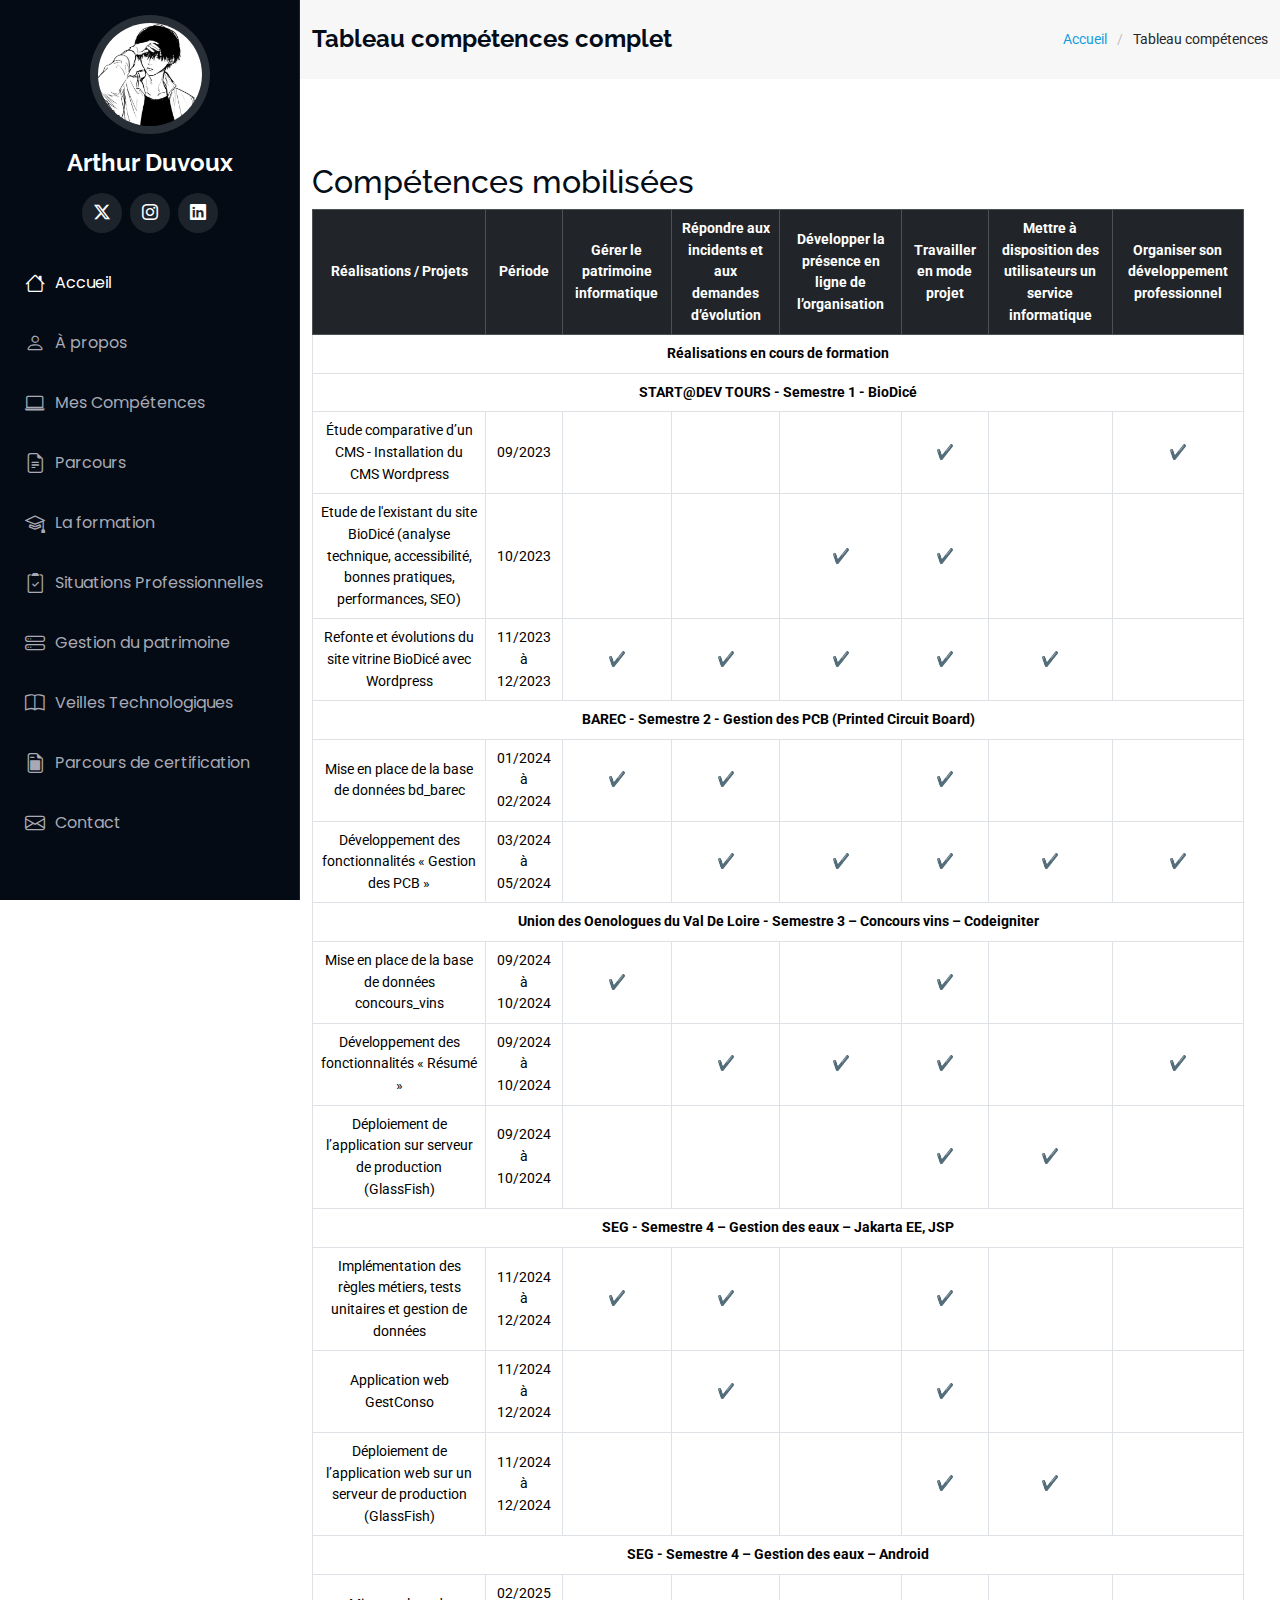
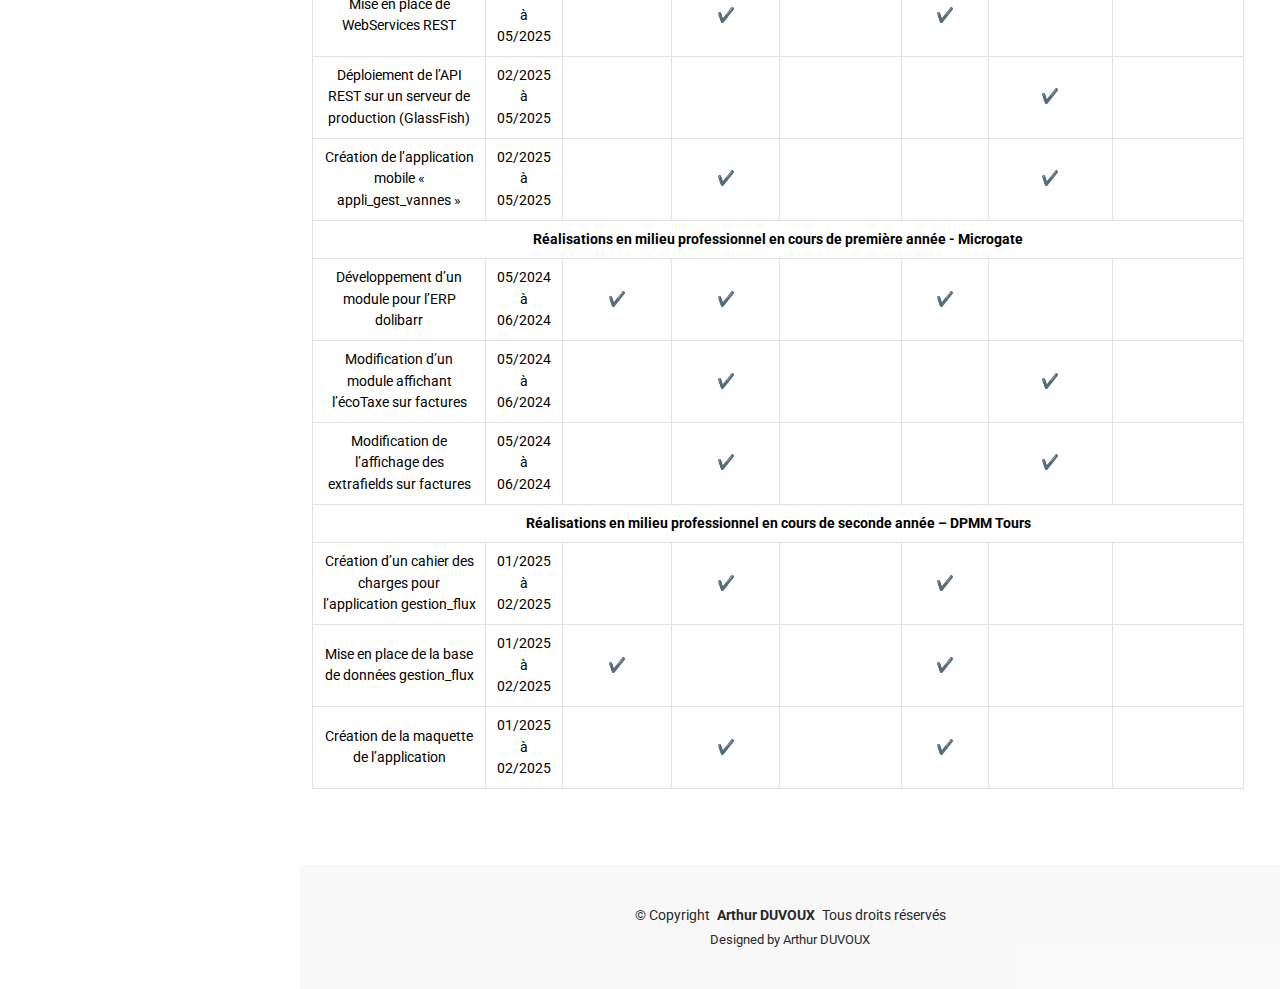
<file: portfolio-competences.html>
<!DOCTYPE html>
<html lang="fr">

<head>
  <meta charset="utf-8">
  <meta content="width=device-width, initial-scale=1.0" name="viewport">
  <title>Réalisations - Situations Professionnelles</title>
  <meta content="" name="description">
  <meta content="" name="keywords">

  <!-- Favicons -->
  <link href="assets/img/favicon.png" rel="icon">
  <link href="assets/img/apple-touch-icon.png" rel="apple-touch-icon">

  <!-- Fonts -->
  <link href="https://fonts.googleapis.com" rel="preconnect">
  <link href="https://fonts.gstatic.com" rel="preconnect" crossorigin>
  <link
    href="https://fonts.googleapis.com/css2?family=Roboto:ital,wght@0,100;0,300;0,400;0,500;0,700;0,900;1,100;1,300;1,400;1,500;1,700;1,900&family=Poppins:ital,wght@0,100;0,200;0,300;0,400;0,500;0,600;0,700;0,800;0,900;1,100;1,200;1,300;1,400;1,500;1,600;1,700;1,800;1,900&family=Raleway:ital,wght@0,100;0,200;0,300;0,400;0,500;0,600;0,700;0,800;0,900;1,100;1,200;1,300;1,400;1,500;1,600;1,700;1,800;1,900&display=swap"
    rel="stylesheet">

  <!-- Css Secondaire-->
  <link href="assets/vendor/bootstrap/css/bootstrap.min.css" rel="stylesheet">
  <link href="assets/vendor/bootstrap-icons/bootstrap-icons.css" rel="stylesheet">
  <link href="assets/vendor/aos/aos.css" rel="stylesheet">
  <link href="assets/vendor/glightbox/css/glightbox.min.css" rel="stylesheet">
  <link href="assets/vendor/swiper/swiper-bundle.min.css" rel="stylesheet">

  <!-- Main CSS File -->
  <link href="assets/css/main.css" rel="stylesheet">

</head>

<body class="index-page">

  <header id="header" class="header d-flex flex-column">
    <i class="header-toggle d-xl-none bi bi-list"></i>

    <div class="profile-img">
      <img src="assets/img/image0.jpeg" alt="Photo de profil d'Arthur Duvoux" class="img-fluid rounded-circle">
    </div>

    <a href="index.html" class="logo d-flex align-items-center justify-content-center">
      <h1 class="sitename">Arthur Duvoux</h1>
    </a>

    <div class="social-links text-center">
      <a href="https://x.com/azur_lz" class="twitter"><i class="bi bi-twitter-x"></i></a>
      <a href="https://www.instagram.com/arthur_dvv/" class="instagram"><i class="bi bi-instagram"></i></a>
      <a href="https://fr.linkedin.com/in/arthur-duvoux-4a2b052b9" class="linkedin"><i class="bi bi-linkedin"></i></a>
    </div>
    <nav id="navmenu" class="navmenu" role="navigation" aria-label="Menu principal">
      <ul>
        <li><a href="index.html#hero" class="active"><i class="bi bi-house navicon"></i> Accueil</a></li>
        <li><a href="index.html#about"><i class="bi bi-person navicon"></i> À propos</a></li>
        <li><a href="index.html#skills"><i class="bi bi-laptop navicon"></i> Mes Compétences</a></li>
        <li><a href="index.html#resume"><i class="bi bi-file-earmark-text navicon"></i> Parcours</a></li>
        <li><a href="index.html#formation"><i class="bi bi-mortarboard navicon"></i> La formation</a></li>
        <li><a href="index.html#portfolio"><i class="bi bi-clipboard2-check navicon"></i> Situations
            Professionnelles</a></li>
        <li><a href="index.html#gestion"><i class="bi bi-hdd-stack navicon"></i> Gestion du patrimoine</a></li>
        <li><a href="index.html#services"><i class="bi bi-book navicon"></i> Veilles Technologiques</a></li>
        <li><a href="index.html#certification"><i class="bi bi-file-earmark-post navicon"></i> Parcours de
            certification</a></li>
        <li><a href="index.html#contact"><i class="bi bi-envelope navicon"></i> Contact</a></li>
      </ul>
    </nav>
  </header>
  <main class="main">

    <!-- Page Title -->
    <div class="page-title" data-aos="fade">
      <div class="container d-lg-flex justify-content-between align-items-center">
        <h1 class="mb-2 mb-lg-0">Tableau compétences complet</h1>
        <nav class="breadcrumbs">
          <ol>
            <li><a href="index.html">Accueil</a></li>
            <li class="current">Tableau compétences</li>
          </ol>
        </nav>
      </div>
    </div><!-- End Page Title -->

    <section id="portfolio-details" class="portfolio-details section">
      <div class="container" data-aos="fade-up" data-aos-delay="100">

        <div class="row gy-4">

          <!-- Compétences mobilisées -->
          <div class="row gy-4 mt-4">
            <div class="col-lg-12">
              <h2>Compétences mobilisées</h2>
              <div class="table-responsive">
                <table class="table table-bordered text-center align-middle">
                  <thead class="table-dark">
                    <tr>
                      <th>Réalisations / Projets</th>
                      <th>Période</th>
                      <th>Gérer le patrimoine informatique</th>
                      <th>Répondre aux incidents et aux demandes d’évolution</th>
                      <th>Développer la présence en ligne de l’organisation</th>
                      <th>Travailler en mode projet</th>
                      <th>Mettre à disposition des utilisateurs un service informatique</th>
                      <th>Organiser son développement professionnel</th>
                    </tr>
                  </thead>
                  <tbody>
                    <!-- Réalisations en cours de formation -->
                    <tr>
                      <td colspan="8"><strong>Réalisations en cours de formation</strong></td>
                    </tr>
                    <!-- START@DEV TOURS - Semestre 1 - BioDicé -->
                    <tr>
                      <td colspan="8"><strong>START@DEV TOURS - Semestre 1 - BioDicé</strong></td>
                    </tr>
                    <tr>
                      <td>Étude comparative d’un CMS - Installation du CMS Wordpress</td>
                      <td>09/2023</td>
                      <td></td>
                      <td></td>
                      <td></td>
                      <td>✔️</td>
                      <td></td>
                      <td>✔️</td>
                    </tr>
                    <tr>
                      <td>Etude de l'existant du site BioDicé (analyse technique, accessibilité, bonnes pratiques,
                        performances, SEO)</td>
                      <td>10/2023</td>
                      <td></td>
                      <td></td>
                      <td>✔️</td>
                      <td>✔️</td>
                      <td></td>
                      <td></td>
                    </tr>
                    <tr>
                      <td>Refonte et évolutions du site vitrine BioDicé avec Wordpress</td>
                      <td>11/2023 à 12/2023</td>
                      <td>✔️</td>
                      <td>✔️</td>
                      <td>✔️</td>
                      <td>✔️</td>
                      <td>✔️</td>
                      <td></td>
                    </tr>
                    <!-- BAREC - Semestre 2 - Gestion des PCB -->
                    <tr>
                      <td colspan="8"><strong>BAREC - Semestre 2 - Gestion des PCB (Printed Circuit Board)</strong></td>
                    </tr>
                    <tr>
                      <td>Mise en place de la base de données bd_barec</td>
                      <td>01/2024 à 02/2024</td>
                      <td>✔️</td>
                      <td>✔️</td>
                      <td></td>
                      <td>✔️</td>
                      <td></td>
                      <td></td>
                    </tr>
                    <tr>
                      <td>Développement des fonctionnalités « Gestion des PCB »</td>
                      <td>03/2024 à 05/2024</td>
                      <td></td>
                      <td>✔️</td>
                      <td>✔️</td>
                      <td>✔️</td>
                      <td>✔️</td>
                      <td>✔️</td>
                    </tr>
                    <!-- Union des Oenologues du Val De Loire - Semestre 3 – Concours vins – Codeigniter -->
                    <tr>
                      <td colspan="8"><strong>Union des Oenologues du Val De Loire - Semestre 3 – Concours vins –
                          Codeigniter</strong></td>
                    </tr>
                    <tr>
                      <td>Mise en place de la base de données concours_vins</td>
                      <td>09/2024 à 10/2024</td>
                      <td>✔️</td>
                      <td></td>
                      <td></td>
                      <td>✔️</td>
                      <td></td>
                      <td></td>
                    </tr>
                    <tr>
                      <td>Développement des fonctionnalités « Résumé »</td>
                      <td>09/2024 à 10/2024</td>
                      <td></td>
                      <td>✔️</td>
                      <td>✔️</td>
                      <td>✔️</td>
                      <td></td>
                      <td>✔️</td>
                    </tr>
                    <tr>
                      <td>Déploiement de l’application sur serveur de production (GlassFish)</td>
                      <td>09/2024 à 10/2024</td>
                      <td></td>
                      <td></td>
                      <td></td>
                      <td>✔️</td>
                      <td>✔️</td>
                      <td></td>
                    </tr>
                    <!-- SEG - Semestre 4 – Gestion des eaux – Jakarta EE, JSP -->
                    <tr>
                      <td colspan="8"><strong>SEG - Semestre 4 – Gestion des eaux – Jakarta EE, JSP</strong></td>
                    </tr>
                    <tr>
                      <td>Implémentation des règles métiers, tests unitaires et gestion de données</td>
                      <td>11/2024 à 12/2024</td>
                      <td>✔️</td>
                      <td>✔️</td>
                      <td></td>
                      <td>✔️</td>
                      <td></td>
                      <td></td>
                    </tr>
                    <tr>
                      <td>Application web GestConso</td>
                      <td>11/2024 à 12/2024</td>
                      <td></td>
                      <td>✔️</td>
                      <td></td>
                      <td>✔️</td>
                      <td></td>
                      <td></td>
                    </tr>
                    <tr>
                      <td>Déploiement de l’application web sur un serveur de production (GlassFish)</td>
                      <td>11/2024 à 12/2024</td>
                      <td></td>
                      <td></td>
                      <td></td>
                      <td>✔️</td>
                      <td>✔️</td>
                      <td></td>
                    </tr>
                    <!-- SEG - Semestre 4 – Gestion des eaux – Android -->
                    <tr>
                      <td colspan="8"><strong>SEG - Semestre 4 – Gestion des eaux – Android</strong></td>
                    </tr>
                    <tr>
                      <td>Mise en place de WebServices REST</td>
                      <td>02/2025 à 05/2025</td>
                      <td></td>
                      <td>✔️</td>
                      <td></td>
                      <td>✔️</td>
                      <td></td>
                      <td></td>
                    </tr>
                    <tr>
                      <td>Déploiement de l’API REST sur un serveur de production (GlassFish)</td>
                      <td>02/2025 à 05/2025</td>
                      <td></td>
                      <td></td>
                      <td></td>
                      <td></td>
                      <td>✔️</td>
                      <td></td>
                    </tr>
                    <tr>
                      <td>Création de l’application mobile « appli_gest_vannes »</td>
                      <td>02/2025 à 05/2025</td>
                      <td></td>
                      <td>✔️</td>
                      <td></td>
                      <td></td>
                      <td>✔️</td>
                      <td></td>
                    </tr>
                    <!-- Réalisations en milieu professionnel en cours de première année - Microgate -->
                    <tr>
                      <td colspan="8"><strong>Réalisations en milieu professionnel en cours de première année -
                          Microgate</strong></td>
                    </tr>
                    <tr>
                      <td>Développement d’un module pour l’ERP dolibarr</td>
                      <td>05/2024 à 06/2024</td>
                      <td>✔️</td>
                      <td>✔️</td>
                      <td></td>
                      <td>✔️</td>
                      <td></td>
                      <td></td>
                    </tr>
                    <tr>
                      <td>Modification d’un module affichant l’écoTaxe sur factures</td>
                      <td>05/2024 à 06/2024</td>
                      <td></td>
                      <td>✔️</td>
                      <td></td>
                      <td></td>
                      <td>✔️</td>
                      <td></td>
                    </tr>
                    <tr>
                      <td>Modification de l’affichage des extrafields sur factures</td>
                      <td>05/2024 à 06/2024</td>
                      <td></td>
                      <td>✔️</td>
                      <td></td>
                      <td></td>
                      <td>✔️</td>
                      <td></td>
                    </tr>
                    <!-- Réalisations en milieu professionnel en cours de seconde année – DPMM Tours -->
                    <tr>
                      <td colspan="8"><strong>Réalisations en milieu professionnel en cours de seconde année – DPMM
                          Tours</strong></td>
                    </tr>
                    <tr>
                      <td>Création d’un cahier des charges pour l’application gestion_flux</td>
                      <td>01/2025 à 02/2025</td>
                      <td></td>
                      <td>✔️</td>
                      <td></td>
                      <td>✔️</td>
                      <td></td>
                      <td></td>
                    </tr>
                    <tr>
                      <td>Mise en place de la base de données gestion_flux</td>
                      <td>01/2025 à 02/2025</td>
                      <td>✔️</td>
                      <td></td>
                      <td></td>
                      <td>✔️</td>
                      <td></td>
                      <td></td>
                    </tr>
                    <tr>
                      <td>Création de la maquette de l’application</td>
                      <td>01/2025 à 02/2025</td>
                      <td></td>
                      <td>✔️</td>
                      <td></td>
                      <td>✔️</td>
                      <td></td>
                      <td></td>
                    </tr>
                  </tbody>
                </table>
              </div>

            </div>
          </div>


    </section>


  </main>

  <footer id="footer" class="footer position-relative">

    <div class="container">
      <div class="copyright text-center ">
        <p>© <span>Copyright</span> <strong class="px-1 sitename">Arthur DUVOUX</strong> <span>Tous droits
            réservés</span></p>
      </div>
      <div class="credits">
        Designed by Arthur DUVOUX</a>
      </div>
    </div>

  </footer>

  <!-- Scroll Top -->
  <a href="#" id="scroll-top" class="scroll-top d-flex align-items-center justify-content-center"><i
      class="bi bi-arrow-up-short"></i></a>

  <!-- Preloader -->
  <div id="preloader"></div>

  <!-- Vendor JS Files -->
  <script src="assets/vendor/bootstrap/js/bootstrap.bundle.min.js"></script>
  <script src="assets/vendor/php-email-form/validate.js"></script>
  <script src="assets/vendor/aos/aos.js"></script>
  <script src="assets/vendor/typed.js/typed.umd.js"></script>
  <script src="assets/vendor/purecounter/purecounter_vanilla.js"></script>
  <script src="assets/vendor/waypoints/noframework.waypoints.js"></script>
  <script src="assets/vendor/glightbox/js/glightbox.min.js"></script>
  <script src="assets/vendor/imagesloaded/imagesloaded.pkgd.min.js"></script>
  <script src="assets/vendor/isotope-layout/isotope.pkgd.min.js"></script>
  <script src="assets/vendor/swiper/swiper-bundle.min.js"></script>

  <!-- Main JS File -->
  <script src="assets/js/main.js"></script>

</body>

</html>
</file>
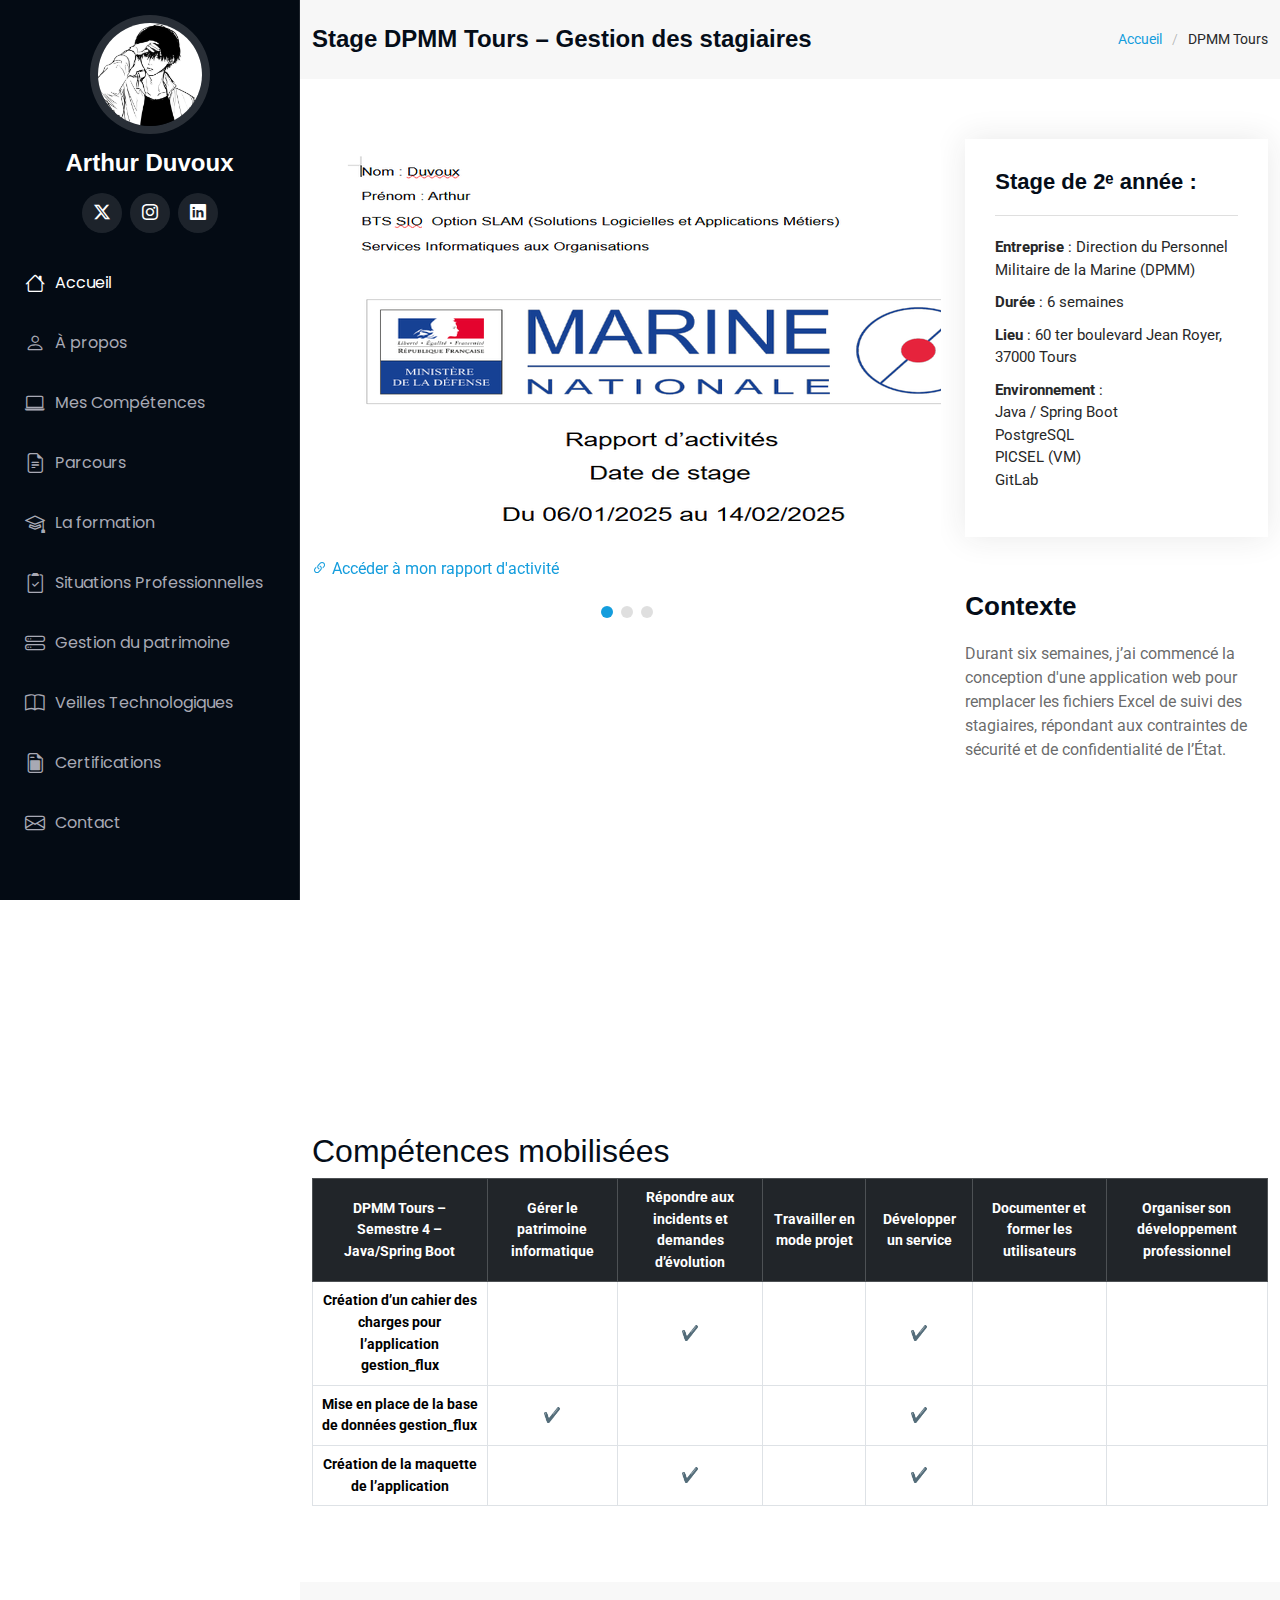
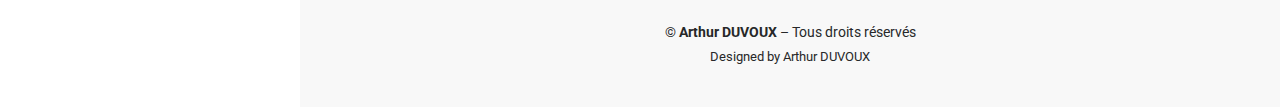
<file: portfolio-dpmm.html>
<!DOCTYPE html>
<html lang="fr">

<head>
  <meta charset="utf-8">
  <meta content="width=device-width, initial-scale=1.0" name="viewport">
  <title>STAGE - DPMM Tours</title>
  <meta content="Stage de six semaines à la Direction du Personnel Militaire de la Marine à Tours" name="description">
  <meta content="DPMM, stage, Java Web, Spring Boot, PostgreSQL" name="keywords">

  <link href="assets/img/favicon.png" rel="icon">
  <link href="assets/img/apple-touch-icon.png" rel="apple-touch-icon">
  <link href="https://fonts.googleapis.com" rel="preconnect">
  <link href="https://fonts.gstatic.com" rel="preconnect" crossorigin>
  <link href="https://fonts.googleapis.com/css2?family=Roboto:wght@400;700&family=Poppins:wght@400;700&display=swap"
    rel="stylesheet">
  <link href="assets/vendor/bootstrap/css/bootstrap.min.css" rel="stylesheet">
  <link href="assets/vendor/bootstrap-icons/bootstrap-icons.css" rel="stylesheet">
  <link href="assets/vendor/aos/aos.css" rel="stylesheet">
  <link href="assets/vendor/glightbox/css/glightbox.min.css" rel="stylesheet">
  <link href="assets/vendor/swiper/swiper-bundle.min.css" rel="stylesheet">
  <link href="assets/css/main.css" rel="stylesheet">
</head>

<body class="index-page">
  <header id="header" class="header d-flex flex-column">
    <i class="header-toggle d-xl-none bi bi-list"></i>
    <div class="profile-img">
      <img src="assets/img/image0.jpeg" alt="Photo de profil d'Arthur Duvoux" class="img-fluid rounded-circle">
    </div>
    <a href="index.html" class="logo d-flex align-items-center justify-content-center">
      <h1 class="sitename">Arthur Duvoux</h1>
    </a>
    <div class="social-links text-center">
      <a href="https://x.com/azur_lz" class="twitter"><i class="bi bi-twitter-x"></i></a>
      <a href="https://www.instagram.com/arthur_dvv/" class="instagram"><i class="bi bi-instagram"></i></a>
      <a href="https://fr.linkedin.com/in/arthur-duvoux-4a2b052b9" class="linkedin"><i class="bi bi-linkedin"></i></a>
    </div>
    <nav id="navmenu" class="navmenu">
      <ul>
        <li><a href="index.html#hero" class="active"><i class="bi bi-house navicon"></i> Accueil</a></li>
        <li><a href="index.html#about"><i class="bi bi-person navicon"></i> À propos</a></li>
        <li><a href="index.html#skills"><i class="bi bi-laptop navicon"></i> Mes Compétences</a></li>
        <li><a href="index.html#resume"><i class="bi bi-file-earmark-text navicon"></i> Parcours</a></li>
        <li><a href="index.html#formation"><i class="bi bi-mortarboard navicon"></i> La formation</a></li>
        <li><a href="index.html#portfolio"><i class="bi bi-clipboard2-check navicon"></i> Situations
            Professionnelles</a></li>
        <li><a href="index.html#gestion"><i class="bi bi-hdd-stack navicon"></i> Gestion du patrimoine</a></li>
        <li><a href="index.html#services"><i class="bi bi-book navicon"></i> Veilles Technologiques</a></li>
        <li><a href="index.html#certification"><i class="bi bi-file-earmark-post navicon"></i> Certifications</a></li>
        <li><a href="index.html#contact"><i class="bi bi-envelope navicon"></i> Contact</a></li>
      </ul>
    </nav>
  </header>

  <main class="main">
    <div class="page-title" data-aos="fade">
      <div class="container d-lg-flex justify-content-between align-items-center">
        <h1 class="mb-2 mb-lg-0">Stage DPMM Tours – Gestion des stagiaires</h1>
        <nav class="breadcrumbs">
          <ol>
            <li><a href="index.html">Accueil</a></li>
            <li class="current">DPMM Tours</li>
          </ol>
        </nav>
      </div>
    </div>

    <!-- Portfolio Details Section -->
    <section id="portfolio-details" class="portfolio-details section">
      <div class="container" data-aos="fade-up" data-aos-delay="100">

        <!-- Première ligne : slider + info & contexte -->
        <div class="row gy-4">
          <!-- Slider -->
          <div class="col-lg-8">
            <div class="portfolio-details-slider swiper init-swiper">
              <script type="application/json" class="swiper-config">
              {
                "loop": true,
                "speed": 600,
                "autoplay": { "delay": 7000 },
                "slidesPerView": "auto",
                "pagination": { "el": ".swiper-pagination", "type": "bullets", "clickable": true }
              }
              </script>
              <div class="swiper-wrapper align-items-center">
                <div class="swiper-slide">
                  <img src="assets/img/portfolio/rapport_activite_dpmm.png" alt="Rapport d’activités DPMM"
                    style="width:722px; height:410px; object-fit:cover;">
                  <br>
                  <a href="assets/files/rapport_dpmm.pdf" title="Accéder au rapport d'activité"
                    class="details-link">
                    <i class="bi bi-link-45deg"></i> Accéder à mon rapport d'activité
                  </a>
                </div>
                <div class="swiper-slide">
                  <img src="assets/img/portfolio/diagramme_dpmm.png" alt="Diagramme de séquence"
                    style="width:722px; height:410px; object-fit:cover;">
                  <p><em>Diagramme de séquence</em></p>
                </div>
                <div class="swiper-slide">
                  <img src="assets/img/portfolio/wireframe_dpmm.png" alt="Wireframe de l’application"
                    style="width:722px; height:410px; object-fit:cover;">
                    <p><em>Wireframe de l'application</em></p>
                </div>
              </div>
              <div class="swiper-pagination"></div>
            </div>
          </div>

          <!-- Info & Contexte -->
          <div class="col-lg-4">
            <div class="portfolio-info" data-aos="fade-up" data-aos-delay="200">
              <h3>Stage de 2ᵉ année :</h3>
              <ul>
                <li><strong>Entreprise</strong> : Direction du Personnel Militaire de la Marine (DPMM)</li>
                <li><strong>Durée</strong> : 6 semaines</li>
                <li><strong>Lieu</strong> : 60 ter boulevard Jean Royer, 37000 Tours</li>
                <li><strong>Environnement</strong> :
                  <br>Java / Spring Boot
                  <br>PostgreSQL
                  <br>PICSEL (VM)
                  <br>GitLab
                </li>
              </ul>
            </div>
            <div class="portfolio-description mt-4" data-aos="fade-up" data-aos-delay="300">
              <h2>Contexte</h2>
              <p>
                Durant six semaines, j’ai commencé la conception d'une application web pour remplacer les fichiers Excel
                de suivi des stagiaires, répondant aux contraintes de sécurité et de confidentialité de l’État.
              </p>
            </div>
          </div>
        </div>

        <!-- Deuxième ligne : missions + compétences -->
        <div class="row gy-4 mt-4">

          <!-- Missions -->
          <div class="col-lg-12">
            <div class="portfolio-description" data-aos="fade-up" data-aos-delay="200">
              <h2>Missions</h2>

              <p><strong>Mission 1 :</strong> Rédaction du cahier des charges et modélisation du schéma de données
                PostgreSQL.</p>
              <p><strong>Mission 2 :</strong> Élaboration des diagrammes de séquence et wireframes du dashboard.</p>
              <p><strong>Mission 3 :</strong> Configuration de l’environnement PICSEL (VM) et déploiement de PostgreSQL.
              </p>
              <p><strong>Mission 4 :</strong> Rédaction de la documentation utilisateur et technique.</p>
              <p><strong>Mission 5 :</strong> Tests, jeux de données et présentation finale aux tuteurs.</p>
            </div>
          </div>

          <!-- Compétences mobilisées -->
          <div class="col-lg-12">
            <h2>Compétences mobilisées</h2>
            <div class="table-responsive">
              <table class="table table-bordered text-center align-middle">
                <thead class="table-dark">
                  <tr>
                    <th>DPMM Tours – Semestre 4 – Java/Spring Boot</th>
                    <th>Gérer le patrimoine informatique</th>
                    <th>Répondre aux incidents et demandes d’évolution</th>
                    <th>Travailler en mode projet</th>
                    <th>Développer un service</th>
                    <th>Documenter et former les utilisateurs</th>
                    <th>Organiser son développement professionnel</th>
                  </tr>
                </thead>
                <tbody>
                  <tr>
                    <td><strong>Création d’un cahier des charges pour l’application gestion_flux</strong></td>
                    <td></td>
                    <td>✔️</td>
                    <td></td>
                    <td>✔️</td>
                    <td></td>
                    <td></td>
                  </tr>
                  <tr>
                    <td><strong>Mise en place de la base de données gestion_flux</strong></td>
                    <td>✔️</td>
                    <td></td>
                    <td></td>
                    <td>✔️</td>
                    <td></td>
                    <td></td>
                  </tr>
                  <tr>
                    <td><strong>Création de la maquette de l’application</strong></td>
                    <td></td>
                    <td>✔️</td>
                    <td></td>
                    <td>✔️</td>
                    <td></td>
                    <td></td>
                  </tr>
                </tbody>
              </table>
            </div>
          </div>
        </div>

      </div>
    </section><!-- /Portfolio Details Section -->
  </main>

  <footer id="footer" class="footer position-relative">
    <div class="container">
      <div class="copyright text-center">
        <p>© <strong>Arthur DUVOUX</strong> – Tous droits réservés</p>
      </div>
      <div class="credits">Designed by Arthur DUVOUX</div>
    </div>
  </footer>

  <a href="#" id="scroll-top" class="scroll-top d-flex align-items-center justify-content-center">
    <i class="bi bi-arrow-up-short"></i>
  </a>
  <div id="preloader"></div>

  <script src="assets/vendor/bootstrap/js/bootstrap.bundle.min.js"></script>
  <script src="assets/vendor/php-email-form/validate.js"></script>
  <script src="assets/vendor/aos/aos.js"></script>
  <script src="assets/vendor/typed.js/typed.umd.js"></script>
  <script src="assets/vendor/purecounter/purecounter_vanilla.js"></script>
  <script src="assets/vendor/waypoints/noframework.waypoints.js"></script>
  <script src="assets/vendor/glightbox/js/glightbox.min.js"></script>
  <script src="assets/vendor/imagesloaded/imagesloaded.pkgd.min.js"></script>
  <script src="assets/vendor/isotope-layout/isotope.pkgd.min.js"></script>
  <script src="assets/vendor/swiper/swiper-bundle.min.js"></script>
  <script src="assets/js/main.js"></script>
</body>

</html>
</file>
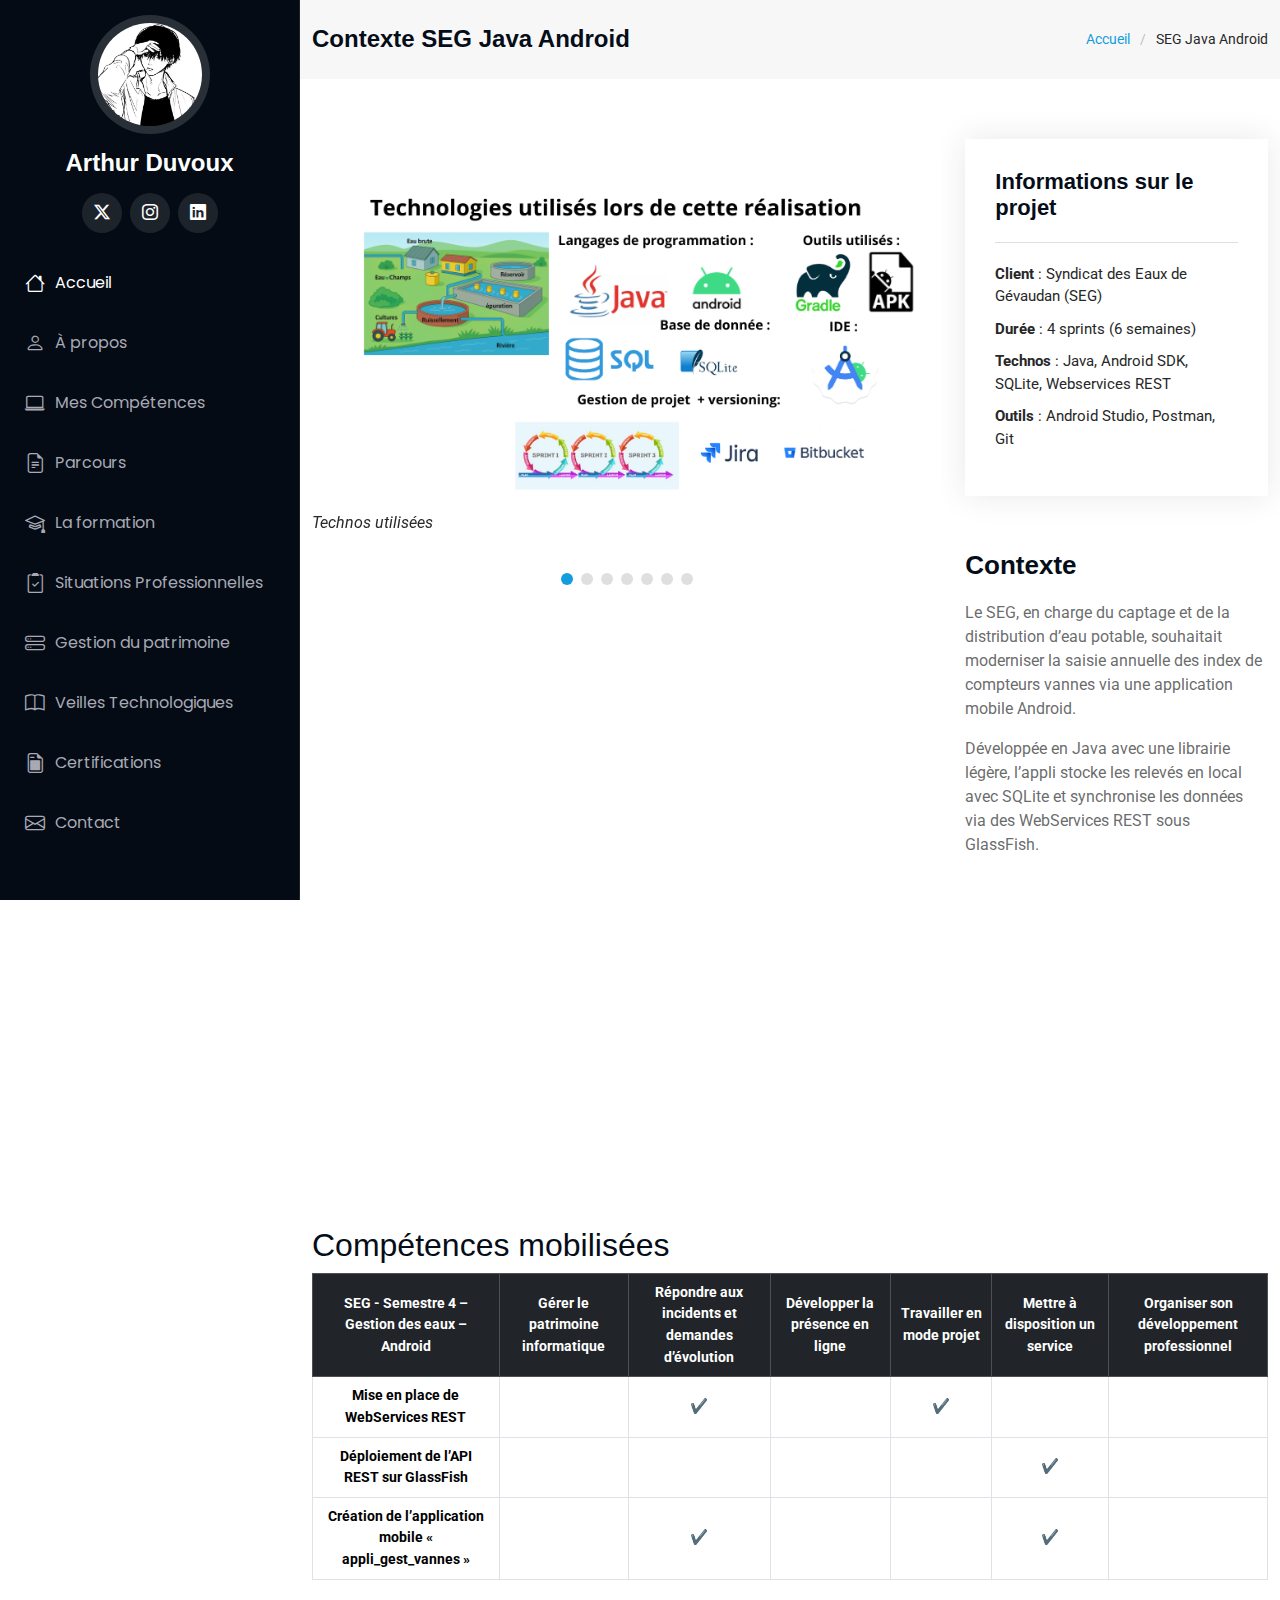
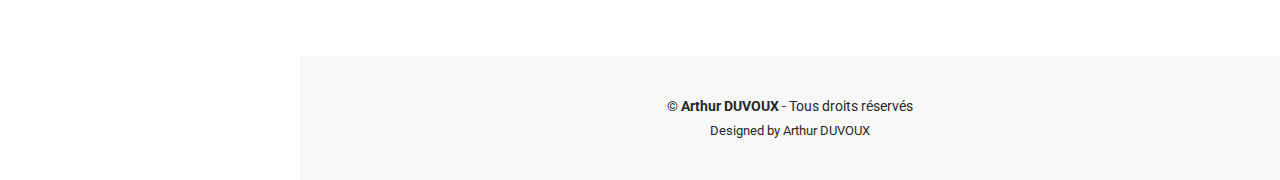
<file: portfolio-seg-android.html>
<!DOCTYPE html>
<html lang="fr">

<head>
  <meta charset="utf-8">
  <meta content="width=device-width, initial-scale=1.0" name="viewport">
  <title>Réalisations - SEG Java Android</title>
  <meta content="" name="description">
  <meta content="" name="keywords">

  <link href="assets/img/favicon.png" rel="icon">
  <link href="assets/img/apple-touch-icon.png" rel="apple-touch-icon">
  <link href="https://fonts.googleapis.com" rel="preconnect">
  <link href="https://fonts.gstatic.com" rel="preconnect" crossorigin>
  <link href="https://fonts.googleapis.com/css2?family=Roboto:wght@400;700&family=Poppins:wght@400;700&display=swap"
    rel="stylesheet">
  <link href="assets/vendor/bootstrap/css/bootstrap.min.css" rel="stylesheet">
  <link href="assets/vendor/bootstrap-icons/bootstrap-icons.css" rel="stylesheet">
  <link href="assets/vendor/aos/aos.css" rel="stylesheet">
  <link href="assets/vendor/glightbox/css/glightbox.min.css" rel="stylesheet">
  <link href="assets/vendor/swiper/swiper-bundle.min.css" rel="stylesheet">
  <link href="assets/css/main.css" rel="stylesheet">
</head>

<body class="index-page">
  <header id="header" class="header d-flex flex-column">
    <i class="header-toggle d-xl-none bi bi-list"></i>
    <div class="profile-img">
      <img src="assets/img/image0.jpeg" alt="Photo de profil d'Arthur Duvoux" class="img-fluid rounded-circle">
    </div>
    <a href="index.html" class="logo d-flex align-items-center justify-content-center">
      <h1 class="sitename">Arthur Duvoux</h1>
    </a>
    <div class="social-links text-center">
      <a href="https://x.com/azur_lz" class="twitter"><i class="bi bi-twitter-x"></i></a>
      <a href="https://www.instagram.com/arthur_dvv/" class="instagram"><i class="bi bi-instagram"></i></a>
      <a href="https://fr.linkedin.com/in/arthur-duvoux-4a2b052b9" class="linkedin"><i class="bi bi-linkedin"></i></a>
    </div>
    <nav id="navmenu" class="navmenu">
      <ul>
        <li><a href="index.html#hero" class="active"><i class="bi bi-house navicon"></i> Accueil</a></li>
        <li><a href="index.html#about"><i class="bi bi-person navicon"></i> À propos</a></li>
        <li><a href="index.html#skills"><i class="bi bi-laptop navicon"></i> Mes Compétences</a></li>
        <li><a href="index.html#resume"><i class="bi bi-file-earmark-text navicon"></i> Parcours</a></li>
        <li><a href="index.html#formation"><i class="bi bi-mortarboard navicon"></i> La formation</a></li>
        <li><a href="index.html#portfolio"><i class="bi bi-clipboard2-check navicon"></i> Situations
            Professionnelles</a></li>
        <li><a href="index.html#gestion"><i class="bi bi-hdd-stack navicon"></i> Gestion du patrimoine</a></li>
        <li><a href="index.html#services"><i class="bi bi-book navicon"></i> Veilles Technologiques</a></li>
        <li><a href="index.html#certification"><i class="bi bi-file-earmark-post navicon"></i> Certifications</a></li>
        <li><a href="index.html#contact"><i class="bi bi-envelope navicon"></i> Contact</a></li>
      </ul>
    </nav>
  </header>

  <main class="main">
    <div class="page-title" data-aos="fade">
      <div class="container d-lg-flex justify-content-between align-items-center">
        <h1 class="mb-2 mb-lg-0">Contexte SEG Java Android</h1>
        <nav class="breadcrumbs">
          <ol>
            <li><a href="index.html">Accueil</a></li>
            <li class="current">SEG Java Android</li>
          </ol>
        </nav>
      </div>
    </div>

    <section id="portfolio-details" class="portfolio-details section">
      <div class="container" data-aos="fade-up" data-aos-delay="100">
        <div class="row gy-4">
          <div class="col-lg-8">
            <div class="portfolio-details-slider swiper init-swiper">
              <script type="application/json" class="swiper-config">
              {
                "loop": true,
                "speed": 600,
                "autoplay": { "delay": 7000 },
                "slidesPerView": "auto",
                "pagination": { "el": ".swiper-pagination", "type": "bullets", "clickable": true }
              }
              </script>
              <div class="swiper-wrapper align-items-center">
                <div class="swiper-slide">
                  <img src="assets/img/portfolio/techno_android.png" alt="Technos utilisées">
                  <p><em>Technos utilisées</em></p>
                </div>
                <div class="swiper-slide">
                  <img src="assets/img/portfolio/PageAccueilAndroid.jpg" alt="Page d'accueil">
                  <p><em>Page d'accueil</em></p>
                </div>
                <div class="swiper-slide">
                  <img src="assets/img/portfolio/ListeCommunes.jpg" alt="Liste des communes">
                  <p><em>Liste des communes</em></p>
                </div>
                <div class="swiper-slide">
                  <img src="assets/img/portfolio/ListeVannes.jpg" alt="Liste des vannes">
                  <p><em>Liste des vannes</em></p>
                </div>
                <div class="swiper-slide">
                  <img src="assets/img/portfolio/AjoutReleves_SansIndex.jpg" alt="Ajout des relevés">
                  <p><em>Ajout des relevés</em></p>
                </div>
                <div class="swiper-slide">
                  <img src="assets/img/portfolio/ImportDonneesAccueil.jpg" alt="Import des données">
                  <p><em>Import des données</em></p>
                </div>
                <div class="swiper-slide">
                  <img src="assets/img/portfolio/ModelisationBDD.png" alt="Modélisation des données">
                  <p><em>Modélisation des données</em></p>
                </div>
              </div>

              <div class="swiper-pagination"></div>
            </div>
          </div>

          <div class="col-lg-4">
            <div class="portfolio-info">
              <h3>Informations sur le projet</h3>
              <ul>
                <li><strong>Client</strong> : Syndicat des Eaux de Gévaudan (SEG)</li>
                <li><strong>Durée</strong> : 4 sprints (6 semaines)</li>
                <li><strong>Technos</strong> : Java, Android SDK, SQLite, Webservices REST</li>
                <li><strong>Outils</strong> : Android Studio, Postman, Git</li>
              </ul>
            </div>
            <div class="portfolio-description mt-4">
              <h2>Contexte</h2>
              <p>Le SEG, en charge du captage et de la distribution d’eau potable, souhaitait moderniser la saisie
                annuelle des index de compteurs vannes via une application mobile Android.</p>
              <p>Développée en Java avec une librairie légère, l’appli stocke les relevés en local avec SQLite et
                synchronise les données via des WebServices REST sous GlassFish.</p>

            </div>
          </div>
        </div>
        <!-- Missions réalisées -->
        <div class="row gy-4 mt-4">
          <div class="col-lg-12">
            <div class="portfolio-description" data-aos="fade-up" data-aos-delay="200">
              <h2>Missions</h2>

              <p><strong>Mission 1 :</strong> Mise en place des classes métiers allégées (librairie) et des WebServices
                REST pour l’import/export entre la base embarquée Android et la base web.</p>
              <p><strong>Mission 2 :</strong> Mise en place de la base de données embarquée et création de la page
                d’accueil de l’application Android.</p>
              <p><strong>Mission 3 :</strong> Enregistrement des données d’un compteur Vanne et implémentation de la
                fonctionnalité de relevé des consommations.</p>
              <p><strong>Mission 4 :</strong> Importation des données depuis la base web vers la base de données
                embarquée.</p>
              <p><strong>Mission 5 :</strong> Exportation des données de la base embarquée vers la base web.</p>
            </div>
          </div>
        </div>



        <div class="col-lg-12">
          <h2>Compétences mobilisées</h2>
          <div class="table-responsive">
            <table class="table table-bordered text-center align-middle">
              <thead class="table-dark">
                <tr>
                  <th>SEG - Semestre 4 – Gestion des eaux – Android</th>
                  <th>Gérer le patrimoine informatique</th>
                  <th>Répondre aux incidents et demandes d’évolution</th>
                  <th>Développer la présence en ligne</th>
                  <th>Travailler en mode projet</th>
                  <th>Mettre à disposition un service</th>
                  <th>Organiser son développement professionnel</th>
                </tr>
              </thead>
              <tbody>
                <tr>
                  <td><strong>Mise en place de WebServices REST</strong></td>
                  <td></td>
                  <td>✔️</td>
                  <td></td>
                  <td>✔️</td>
                  <td></td>
                  <td></td>
                </tr>
                <tr>
                  <td><strong>Déploiement de l’API REST sur GlassFish</strong></td>
                  <td></td>
                  <td></td>
                  <td></td>
                  <td></td>
                  <td>✔️</td>
                  <td></td>
                </tr>
                <tr>
                  <td><strong>Création de l’application mobile « appli_gest_vannes »</strong></td>
                  <td></td>
                  <td>✔️</td>
                  <td></td>
                  <td></td>
                  <td>✔️</td>
                  <td></td>
                </tr>
              </tbody>
            </table>
          </div>
        </div>

      </div>
      </div>
    </section>
  </main>

  <footer id="footer" class="footer position-relative">
    <div class="container">
      <div class="copyright text-center">
        <p>© <strong>Arthur DUVOUX</strong> - Tous droits réservés</p>
      </div>
      <div class="credits">Designed by Arthur DUVOUX</div>
    </div>
  </footer>

  <a href="#" id="scroll-top" class="scroll-top d-flex align-items-center justify-content-center">
    <i class="bi bi-arrow-up-short"></i>
  </a>
  <div id="preloader"></div>

  <script src="assets/vendor/bootstrap/js/bootstrap.bundle.min.js"></script>
  <script src="assets/vendor/php-email-form/validate.js"></script>
  <script src="assets/vendor/aos/aos.js"></script>
  <script src="assets/vendor/typed.js/typed.umd.js"></script>
  <script src="assets/vendor/purecounter/purecounter_vanilla.js"></script>
  <script src="assets/vendor/waypoints/noframework.waypoints.js"></script>
  <script src="assets/vendor/glightbox/js/glightbox.min.js"></script>
  <script src="assets/vendor/imagesloaded/imagesloaded.pkgd.min.js"></script>
  <script src="assets/vendor/isotope-layout/isotope.pkgd.min.js"></script>
  <script src="assets/vendor/swiper/swiper-bundle.min.js"></script>
  <script src="assets/js/main.js"></script>
</body>

</html>
</file>
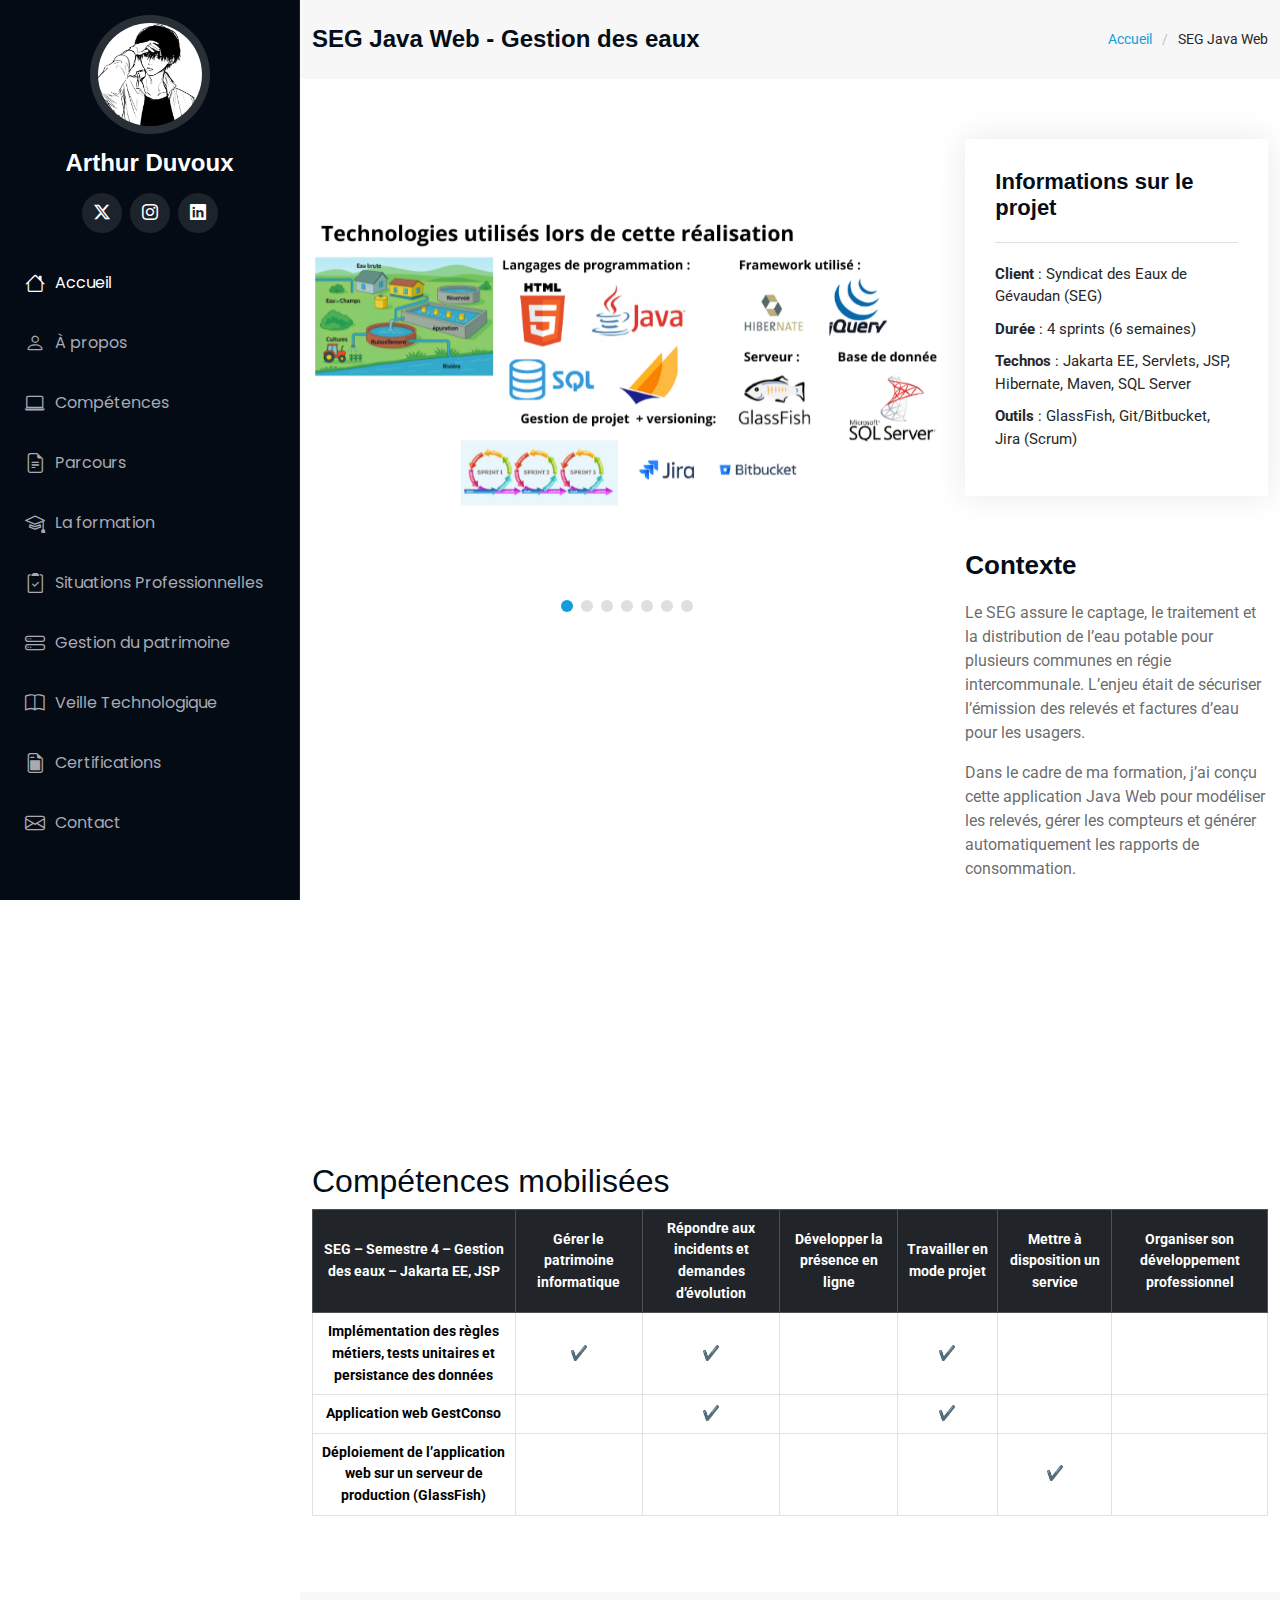
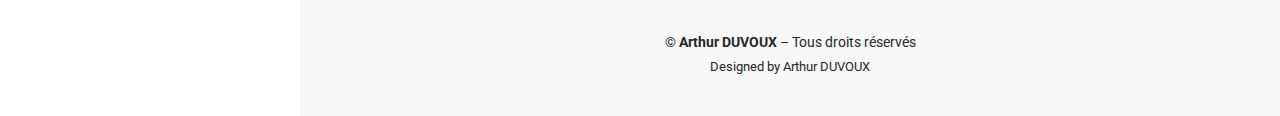
<file: portfolio-seg-jsp.html>
<!DOCTYPE html>
<html lang="fr">
<head>
  <meta charset="utf-8">
  <meta content="width=device-width, initial-scale=1.0" name="viewport">
  <title>Réalisations - SEG Java Web</title>
  <meta content="" name="description">
  <meta content="" name="keywords">

  <link href="assets/img/favicon.png" rel="icon">
  <link href="assets/img/apple-touch-icon.png" rel="apple-touch-icon">
  <link href="https://fonts.googleapis.com" rel="preconnect">
  <link href="https://fonts.gstatic.com" rel="preconnect" crossorigin>
  <link href="https://fonts.googleapis.com/css2?family=Roboto:wght@400;700&family=Poppins:wght@400;700&display=swap"
        rel="stylesheet">
  <link href="assets/vendor/bootstrap/css/bootstrap.min.css" rel="stylesheet">
  <link href="assets/vendor/bootstrap-icons/bootstrap-icons.css" rel="stylesheet">
  <link href="assets/vendor/aos/aos.css" rel="stylesheet">
  <link href="assets/vendor/glightbox/css/glightbox.min.css" rel="stylesheet">
  <link href="assets/vendor/swiper/swiper-bundle.min.css" rel="stylesheet">
  <link href="assets/css/main.css" rel="stylesheet">
</head>

<body class="index-page">
  <header id="header" class="header d-flex flex-column">
    <i class="header-toggle d-xl-none bi bi-list"></i>
    <div class="profile-img">
      <img src="assets/img/image0.jpeg" alt="Photo de profil d'Arthur Duvoux" class="img-fluid rounded-circle">
    </div>
    <a href="index.html" class="logo d-flex align-items-center justify-content-center">
      <h1 class="sitename">Arthur Duvoux</h1>
    </a>
    <div class="social-links text-center">
      <a href="https://x.com/azur_lz" class="twitter"><i class="bi bi-twitter-x"></i></a>
      <a href="https://www.instagram.com/arthur_dvv/" class="instagram"><i class="bi bi-instagram"></i></a>
      <a href="https://fr.linkedin.com/in/arthur-duvoux-4a2b052b9" class="linkedin"><i class="bi bi-linkedin"></i></a>
    </div>
    <nav id="navmenu" class="navmenu">
      <ul>
        <li><a href="index.html#hero" class="active"><i class="bi bi-house navicon"></i> Accueil</a></li>
        <li><a href="index.html#about"><i class="bi bi-person navicon"></i> À propos</a></li>
        <li><a href="index.html#skills"><i class="bi bi-laptop navicon"></i> Compétences</a></li>
        <li><a href="index.html#resume"><i class="bi bi-file-earmark-text navicon"></i> Parcours</a></li>
        <li><a href="index.html#formation"><i class="bi bi-mortarboard navicon"></i> La formation</a></li>
        <li><a href="index.html#portfolio"><i class="bi bi-clipboard2-check navicon"></i> Situations Professionnelles</a></li>
        <li><a href="index.html#gestion"><i class="bi bi-hdd-stack navicon"></i> Gestion du patrimoine</a></li>
        <li><a href="index.html#services"><i class="bi bi-book navicon"></i> Veille Technologique</a></li>
        <li><a href="index.html#certification"><i class="bi bi-file-earmark-post navicon"></i> Certifications</a></li>
        <li><a href="index.html#contact"><i class="bi bi-envelope navicon"></i> Contact</a></li>
      </ul>
    </nav>
  </header>

  <main class="main">
    <div class="page-title" data-aos="fade">
      <div class="container d-lg-flex justify-content-between align-items-center">
        <h1 class="mb-2 mb-lg-0">SEG Java Web - Gestion des eaux</h1>
        <nav class="breadcrumbs">
          <ol>
            <li><a href="index.html">Accueil</a></li>
            <li class="current">SEG Java Web</li>
          </ol>
        </nav>
      </div>
    </div>

    <section id="portfolio-details" class="portfolio-details section">
      <div class="container" data-aos="fade-up" data-aos-delay="100">

        <div class="row gy-4">
          <!-- Slider -->
          <div class="col-lg-8">
            <div class="portfolio-details-slider swiper init-swiper">
              <script type="application/json" class="swiper-config">
              {
                "loop": true,
                "speed": 600,
                "autoplay": { "delay": 7000 },
                "slidesPerView": "auto",
                "pagination": { "el": ".swiper-pagination", "type": "bullets", "clickable": true }
              }
              </script>
              <div class="swiper-wrapper align-items-center">
                <div class="swiper-slide">
                  <img src="assets/img/portfolio/techno_segjsp.png" alt="Technos utilisées">
                </div>
                <div class="swiper-slide">
                  <img src="assets/img/portfolio/PageAccueil_segjsp.png" alt="Page d'accueil">
                </div>
                <div class="swiper-slide">
                  <img src="assets/img/portfolio/ModelisationDonnees.png" alt="Modélisation des données">
                </div>
                <div class="swiper-slide">
                  <img src="assets/img/portfolio/PageVannes.png" alt="Formulaire ajout vanne">
                </div>
                <div class="swiper-slide">
                  <img src="assets/img/portfolio/PageAnomalie.png" alt="Page anomalie">
                </div>
                <div class="swiper-slide">
                  <img src="assets/img/portfolio/JavaWeb-Backlog.png" alt="Backlog Jira">
                </div>
                <div class="swiper-slide">
                  <img src="assets/img/portfolio/JavaWeb-Commits.png" alt="Exemple de commits">
                </div>
              </div>
              <div class="swiper-pagination"></div>
            </div>
          </div>

          <!-- Info & Contexte -->
          <div class="col-lg-4">
            <div class="portfolio-info" data-aos="fade-up" data-aos-delay="200">
              <h3>Informations sur le projet</h3>
              <ul>
                <li><strong>Client</strong> : Syndicat des Eaux de Gévaudan (SEG)</li>
                <li><strong>Durée</strong> : 4 sprints (6 semaines)</li>
                <li><strong>Technos</strong> : Jakarta EE, Servlets, JSP, Hibernate, Maven, SQL Server</li>
                <li><strong>Outils</strong> : GlassFish, Git/Bitbucket, Jira (Scrum)</li>
              </ul>
            </div>
            <div class="portfolio-description mt-4" data-aos="fade-up" data-aos-delay="300">
              <h2>Contexte</h2>
              <p>Le SEG assure le captage, le traitement et la distribution de l’eau potable pour plusieurs communes en régie intercommunale. L’enjeu était de sécuriser l’émission des relevés et factures d’eau pour les usagers.</p>
              <p>Dans le cadre de ma formation, j’ai conçu cette application Java Web pour modéliser les relevés, gérer les compteurs et générer automatiquement les rapports de consommation.</p>
            </div>
          </div>
        </div>

        <!-- Missions & Compétences -->
        <div class="row gy-4 mt-4">
          <div class="col-lg-12">
            <div class="portfolio-description" data-aos="fade-up" data-aos-delay="200">
              <h2>Missions réalisées</h2>
              <ul class="list-unstyled">
                <li><i class="icofont-rounded-right"></i> <strong>Sprint 1</strong> : Mise en place des règles métiers et des tests unitaires (JUnit) pour chaque méthode de la librairie.</li>
                <li><i class="icofont-rounded-right"></i> <strong>Sprint 2</strong> : Intégration des annotations JPA pour mapper les entités aux tables SQL Server.</li>
                <li><i class="icofont-rounded-right"></i> <strong>Sprint 3</strong> : Développement du tableau de relevés – navigation par commune, secteur et vanne, et affichage des anomalies.</li>
                <li><i class="icofont-rounded-right"></i> <strong>Sprint 4</strong> : Création d’un formulaire d’ajout de compteur “Vanne” avec opérations CRUD complètes.</li>
              </ul>
            </div>
          </div>

          <div class="col-lg-12">
            <h2>Compétences mobilisées</h2>
            <div class="table-responsive">
              <table class="table table-bordered text-center align-middle">
                <thead class="table-dark">
                  <tr>
                    <th>SEG – Semestre 4 – Gestion des eaux – Jakarta EE, JSP</th>
                    <th>Gérer le patrimoine informatique</th>
                    <th>Répondre aux incidents et demandes d’évolution</th>
                    <th>Développer la présence en ligne</th>
                    <th>Travailler en mode projet</th>
                    <th>Mettre à disposition un service</th>
                    <th>Organiser son développement professionnel</th>
                  </tr>
                </thead>
                <tbody>
                  <tr>
                    <td><strong>Implémentation des règles métiers, tests unitaires et persistance des données</strong></td>
                    <td>✔️</td>
                    <td>✔️</td>
                    <td></td>
                    <td>✔️</td>
                    <td></td>
                    <td></td>
                  </tr>
                  <tr>
                    <td><strong>Application web GestConso</strong></td>
                    <td></td>
                    <td>✔️</td>
                    <td></td>
                    <td>✔️</td>
                    <td></td>
                    <td></td>
                  </tr>
                  <tr>
                    <td><strong>Déploiement de l’application web sur un serveur de production (GlassFish)</strong></td>
                    <td></td>
                    <td></td>
                    <td></td>
                    <td></td>
                    <td>✔️</td>
                    <td></td>
                  </tr>
                </tbody>
              </table>
            </div>
          </div>
        </div>

      </div>
    </section>
  </main>

  <footer id="footer" class="footer position-relative">
    <div class="container">
      <div class="copyright text-center">
        <p>© <strong>Arthur DUVOUX</strong> – Tous droits réservés</p>
      </div>
      <div class="credits">Designed by Arthur DUVOUX</div>
    </div>
  </footer>

  <a href="#" id="scroll-top" class="scroll-top d-flex align-items-center justify-content-center">
    <i class="bi bi-arrow-up-short"></i>
  </a>
  <div id="preloader"></div>

  <script src="assets/vendor/bootstrap/js/bootstrap.bundle.min.js"></script>
  <script src="assets/vendor/php-email-form/validate.js"></script>
  <script src="assets/vendor/aos/aos.js"></script>
  <script src="assets/vendor/typed.js/typed.umd.js"></script>
  <script src="assets/vendor/purecounter/purecounter_vanilla.js"></script>
  <script src="assets/vendor/waypoints/noframework.waypoints.js"></script>
  <script src="assets/vendor/glightbox/js/glightbox.min.js"></script>
  <script src="assets/vendor/imagesloaded/imagesloaded.pkgd.min.js"></script>
  <script src="assets/vendor/isotope-layout/isotope.pkgd.min.js"></script>
  <script src="assets/vendor/swiper/swiper-bundle.min.js"></script>
  <script src="assets/js/main.js"></script>
</body>
</html>
</file>
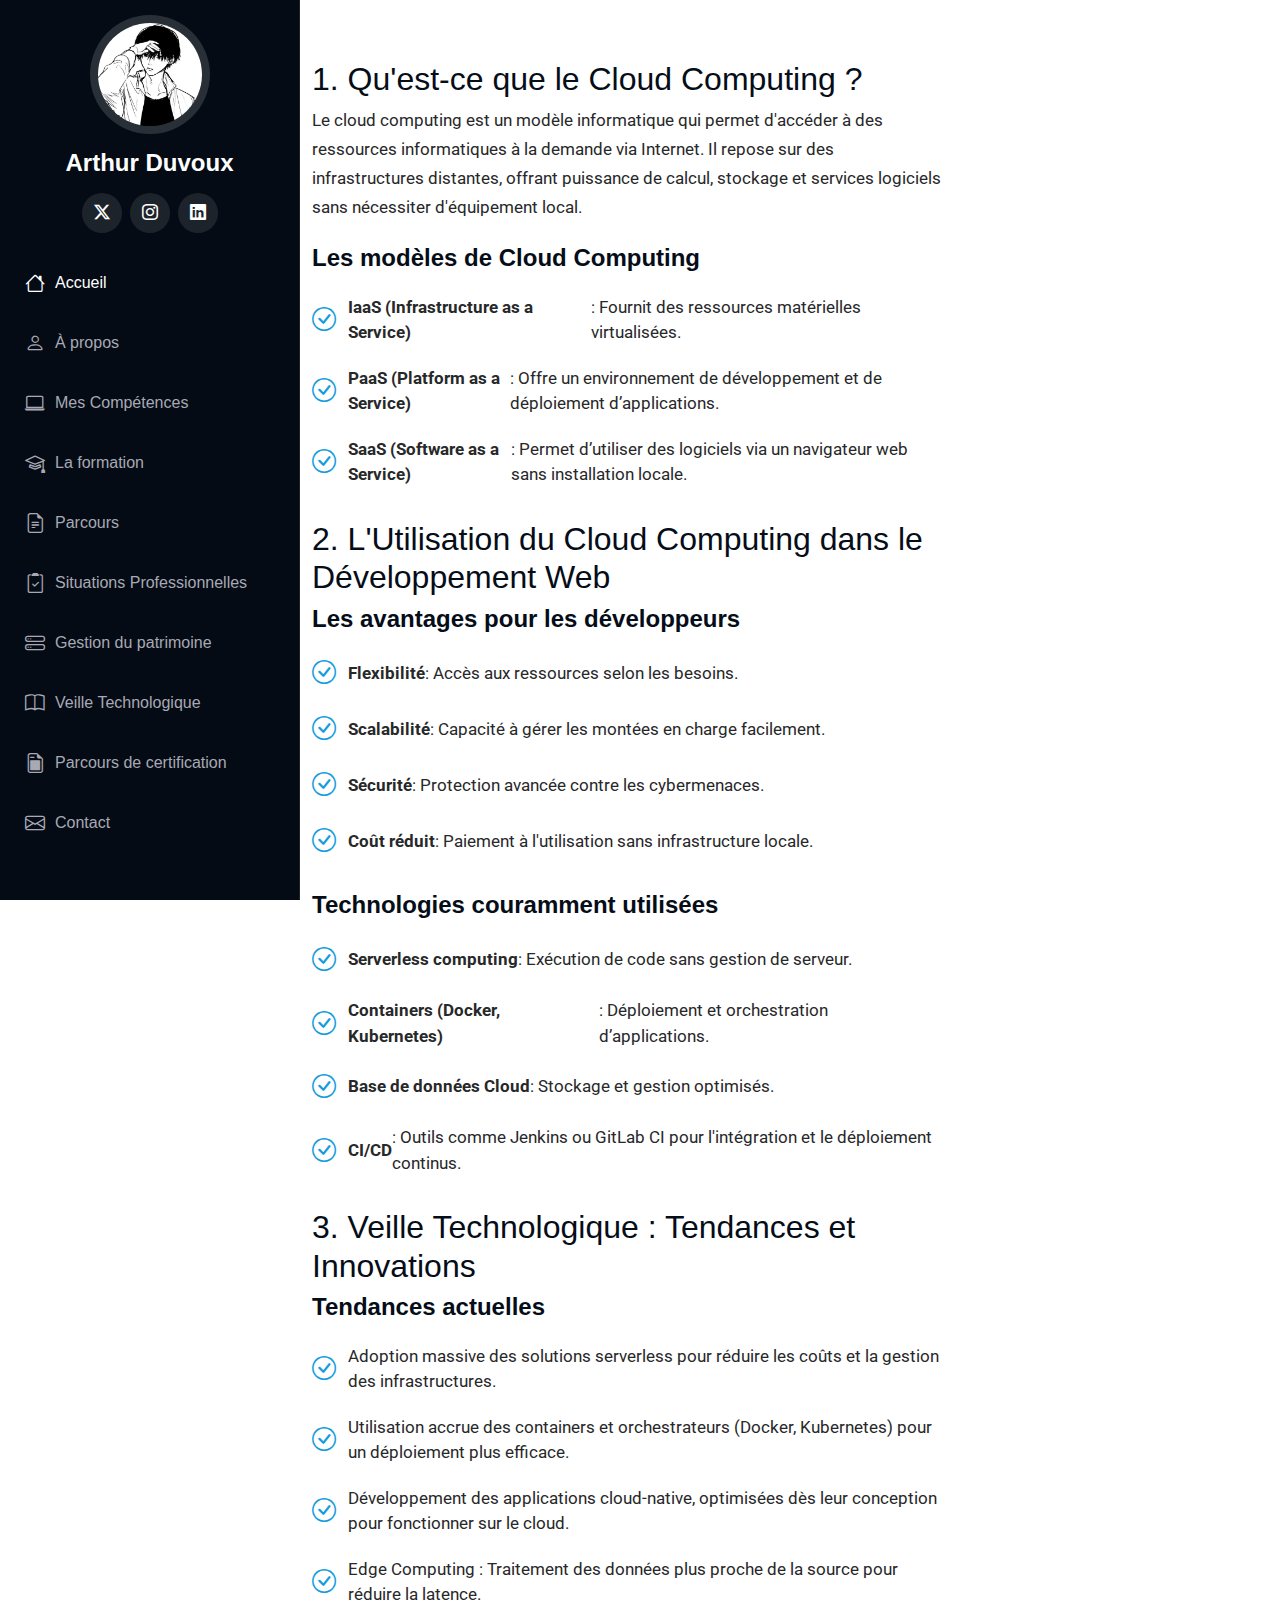
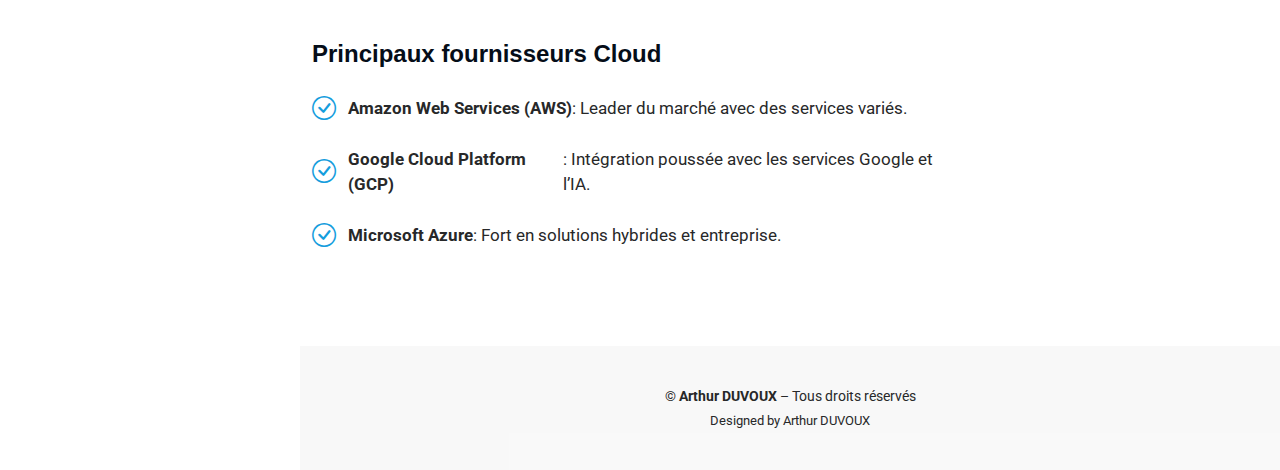
<file: veille-cloud.html>
<!DOCTYPE html>
<html lang="fr">

<head>
  <meta charset="utf-8" />
  <meta name="viewport" content="width=device-width, initial-scale=1.0" />
  <title>Veille Technologique - Cloud Computing</title>
  <meta name="description" content="Veille technologique sur le Cloud Computing dans le développement web" />
  <meta name="keywords" content="Cloud Computing, Développement Web, Veille Technologique" />

  <!-- Favicons -->
  <link href="assets/img/favicon.png" rel="icon" />
  <link href="assets/img/apple-touch-icon.png" rel="apple-touch-icon" />

  <!-- Fonts -->
  <link href="https://fonts.googleapis.com" rel="preconnect" />
  <link href="https://fonts.gstatic.com" rel="preconnect" crossorigin />
  <link href="https://fonts.googleapis.com/css2?family=Roboto:wght@100;400;700&display=swap" rel="stylesheet" />

  <!-- Vendor CSS Files -->
  <link href="assets/vendor/bootstrap/css/bootstrap.min.css" rel="stylesheet" />
  <link href="assets/vendor/bootstrap-icons/bootstrap-icons.css" rel="stylesheet" />
  <link href="assets/vendor/aos/aos.css" rel="stylesheet" />
  <link href="assets/vendor/glightbox/css/glightbox.min.css" rel="stylesheet" />
  <link href="assets/vendor/swiper/swiper-bundle.min.css" rel="stylesheet" />

  <!-- Main CSS File -->
  <link href="assets/css/main.css" rel="stylesheet" />
</head>

<body class="service-details-page">
  <header id="header" class="header d-flex flex-column">
    <i class="header-toggle d-xl-none bi bi-list"></i>

    <div class="profile-img">
      <img src="assets/img/image0.jpeg" alt="Photo de profil d'Arthur Duvoux" class="img-fluid rounded-circle" />
    </div>

    <a href="index.html" class="logo d-flex align-items-center justify-content-center">
      <h1 class="sitename">Arthur Duvoux</h1>
    </a>

    <div class="social-links text-center">
      <a href="https://x.com/azur_lz" class="twitter"><i class="bi bi-twitter-x"></i></a>
      <a href="https://www.instagram.com/arthur_dvv/" class="instagram"><i class="bi bi-instagram"></i></a>
      <a href="https://fr.linkedin.com/in/arthur-duvoux-4a2b052b9" class="linkedin"><i class="bi bi-linkedin"></i></a>
    </div>

    <nav id="navmenu" class="navmenu" role="navigation" aria-label="Menu principal">
      <ul>
        <li><a href="index.html#hero" class="active" aria-label="Aller à l'accueil"><i class="bi bi-house navicon"></i>
            Accueil</a></li>
        <li><a href="index.html#about" aria-label="À propos de moi"><i class="bi bi-person navicon"></i> À propos</a>
        </li>
        <li><a href="index.html#skills" class="nav-link scrollto" aria-label="Mes compétences"><i
              class="bi bi-laptop navicon"></i> Mes Compétences</a></li>
        <li><a href="index.html#formation" class="nav-link scrollto" aria-label="Informations sur la formation"><i
              class="bi bi-mortarboard navicon"></i> La formation</a></li>
        <li><a href="index.html#resume" aria-label="Mon parcours"><i class="bi bi-file-earmark-text navicon"></i>
            Parcours</a></li>
        <li><a href="index.html#portfolio" aria-label="Mes situations professionnelles"><i
              class="bi bi-clipboard2-check navicon"></i> Situations Professionnelles</a></li>
        <li><a href="index.html#gestion" aria-label="Gestion de patrimoine"><i class="bi bi-hdd-stack navicon"></i>
            Gestion du patrimoine</a></li>
        <li><a href="index.html#services" aria-label="Veille technologique"><i class="bi bi-book navicon"></i> Veille
            Technologique</a></li>
        <li><a href="index.html#certification" aria-label="Mes certifications"><i
              class="bi bi-file-earmark-post navicon"></i> Parcours de certification</a></li>
        <li><a href="index.html#contact" aria-label="Me contacter"><i class="bi bi-envelope navicon"></i> Contact</a>
        </li>
      </ul>
    </nav>
  </header>

  <main class="main">
    <section id="service-details" class="service-details section">
      <div class="container">
        <div class="row gy-4">
          <div class="col-lg-8" data-aos="fade-up">
            <h2>1. Qu'est-ce que le Cloud Computing ?</h2>
            <p>
              Le cloud computing est un modèle informatique qui permet d'accéder à des ressources informatiques
              à la demande via Internet. Il repose sur des infrastructures distantes, offrant puissance de calcul,
              stockage et services logiciels sans nécessiter d'équipement local.
            </p>

            <h4>Les modèles de Cloud Computing</h4>
            <ul>
              <li><i class="bi bi-check-circle"></i> <strong>IaaS (Infrastructure as a Service)</strong> : Fournit des
                ressources matérielles virtualisées.</li>
              <li><i class="bi bi-check-circle"></i> <strong>PaaS (Platform as a Service)</strong> : Offre un
                environnement de développement et de déploiement d’applications.</li>
              <li><i class="bi bi-check-circle"></i> <strong>SaaS (Software as a Service)</strong> : Permet d’utiliser
                des logiciels via un navigateur web sans installation locale.</li>
            </ul>

            <h2>2. L'Utilisation du Cloud Computing dans le Développement Web</h2>
            <h4>Les avantages pour les développeurs</h4>
            <ul>
              <li><i class="bi bi-check-circle"></i> <strong>Flexibilité</strong> : Accès aux ressources selon les
                besoins.</li>
              <li><i class="bi bi-check-circle"></i> <strong>Scalabilité</strong> : Capacité à gérer les montées en
                charge facilement.</li>
              <li><i class="bi bi-check-circle"></i> <strong>Sécurité</strong> : Protection avancée contre les
                cybermenaces.</li>
              <li><i class="bi bi-check-circle"></i> <strong>Coût réduit</strong> : Paiement à l'utilisation sans
                infrastructure locale.</li>
            </ul>

            <h4>Technologies couramment utilisées</h4>
            <ul>
              <li><i class="bi bi-check-circle"></i> <strong>Serverless computing</strong> : Exécution de code sans
                gestion de serveur.</li>
              <li><i class="bi bi-check-circle"></i> <strong>Containers (Docker, Kubernetes)</strong> : Déploiement et
                orchestration d’applications.</li>
              <li><i class="bi bi-check-circle"></i> <strong>Base de données Cloud</strong> : Stockage et gestion
                optimisés.</li>
              <li><i class="bi bi-check-circle"></i> <strong>CI/CD</strong> : Outils comme Jenkins ou GitLab CI pour
                l'intégration et le déploiement continus.</li>
            </ul>

            <h2>3. Veille Technologique : Tendances et Innovations</h2>
            <h4>Tendances actuelles</h4>
            <ul>
              <li><i class="bi bi-check-circle"></i> Adoption massive des solutions serverless pour
                réduire les coûts et la gestion des infrastructures.</li>
              <li><i class="bi bi-check-circle"></i> Utilisation accrue des containers et
                  orchestrateurs (Docker, Kubernetes) pour un déploiement plus efficace.</li>
              <li><i class="bi bi-check-circle"></i> Développement des applications cloud-native,
                optimisées dès leur conception pour fonctionner sur le cloud.</li>
              <li><i class="bi bi-check-circle"></i> Edge Computing : Traitement des données plus
                proche de la source pour réduire la latence.</li>
            </ul>

            <h4>Principaux fournisseurs Cloud</h4>
            <ul>
              <li><i class="bi bi-check-circle"></i> <strong>Amazon Web Services (AWS)</strong> : Leader du marché avec
                des services variés.</li>
              <li><i class="bi bi-check-circle"></i> <strong>Google Cloud Platform (GCP)</strong> : Intégration poussée
                avec les services Google et l’IA.</li>
              <li><i class="bi bi-check-circle"></i> <strong>Microsoft Azure</strong> : Fort en solutions hybrides et
                entreprise.</li>
            </ul>
          </div>
        </div>
      </div>
    </section>
  </main>


  <footer id="footer" class="footer position-relative">
    <div class="container">
      <div class="copyright text-center">
        <p>© <strong>Arthur DUVOUX</strong> – Tous droits réservés</p>
      </div>
      <div class="credits">Designed by Arthur DUVOUX</div>
    </div>
  </footer>

  <!-- Scroll Top -->
  <a href="#" id="scroll-top" class="scroll-top d-flex align-items-center justify-content-center">
    <i class="bi bi-arrow-up-short"></i>
  </a>

  <!-- Preloader -->
  <div id="preloader"></div>

  <!-- Vendor JS Files -->
  <script src="assets/vendor/bootstrap/js/bootstrap.bundle.min.js"></script>
  <script src="assets/vendor/php-email-form/validate.js"></script>
  <script src="assets/vendor/aos/aos.js"></script>
  <script src="assets/vendor/typed.js/typed.umd.js"></script>
  <script src="assets/vendor/purecounter/purecounter_vanilla.js"></script>
  <script src="assets/vendor/waypoints/noframework.waypoints.js"></script>
  <script src="assets/vendor/glightbox/js/glightbox.min.js"></script>
  <script src="assets/vendor/imagesloaded/imagesloaded.pkgd.min.js"></script>
  <script src="assets/vendor/isotope-layout/isotope.pkgd.min.js"></script>
  <script src="assets/vendor/swiper/swiper-bundle.min.js"></script>

  <!-- Main JS File -->
  <script src="assets/js/main.js"></script>
</body>

</html>
</file>
<file: assets/css/main.css>
/**
* Template Name: iPortfolio
* Template URL: https://bootstrapmade.com/iportfolio-bootstrap-portfolio-websites-template/
* Updated: Jun 14 2024 with Bootstrap v5.3.3
* Author: BootstrapMade.com
* License: https://bootstrapmade.com/license/
*/

/*--------------------------------------------------------------
# Font & Color Variables
# Help: https://bootstrapmade.com/color-system/
--------------------------------------------------------------*/
/* Fonts */
:root {
  --default-font: "Roboto", system-ui, -apple-system, "Segoe UI", Roboto, "Helvetica Neue", Arial, "Noto Sans", "Liberation Sans", sans-serif, "Apple Color Emoji", "Segoe UI Emoji", "Segoe UI Symbol", "Noto Color Emoji";
  --heading-font: "Raleway", sans-serif;
  --nav-font: "Poppins", sans-serif;
}

/* Global Colors - The following color variables are used throughout the website. Updating them here will change the color scheme of the entire website */
:root {
  --background-color: #ffffff;
  /* Background color for the entire website, including individual sections */
  --default-color: #272829;
  /* Default color used for the majority of the text content across the entire website */
  --heading-color: #050d18;
  /* Color for headings, subheadings and title throughout the website */
  --accent-color: #149ddd;
  /* Accent color that represents your brand on the website. It's used for buttons, links, and other elements that need to stand out */
  --contrast-color: #ffffff;
  /* The contrast color is used for elements when the background color is one of the heading, accent, or default colors. Its purpose is to ensure proper contrast and readability when placed over these more dominant colors */
}

/* Nav Menu Colors - The following color variables are used specifically for the navigation menu. They are separate from the global colors to allow for more customization options */
:root {
  --nav-color: #a8a9b4;
  /* The default color of the main navmenu links */
  --nav-hover-color: #ffffff;
  /* Applied to main navmenu links when they are hovered over or active */
  --nav-dropdown-background-color: #ffffff;
  /* Used as the background color for dropdown items that appear when hovering over primary navigation items */
  --nav-dropdown-color: #212529;
  /* Used for navigation links of the dropdown items in the navigation menu. */
  --nav-dropdown-hover-color: #149ddd;
  /* Similar to --nav-hover-color, this color is applied to dropdown navigation links when they are hovered over. */
}

/* Template Custom Colors */
:root {
  --header-background-color: #040b14;
  --header-color: #ffffff;
}

/* Smooth scroll */
:root {
  scroll-behavior: smooth;
}

/*--------------------------------------------------------------
# General
--------------------------------------------------------------*/
body {
  color: var(--default-color);
  background-color: var(--background-color);
  font-family: var(--default-font);
}

a {
  color: var(--accent-color);
  text-decoration: none;
  transition: 0.3s;
}

a:hover {
  color: color-mix(in srgb, var(--accent-color), transparent 25%);
  text-decoration: none;
}

h1,
h2,
h3,
h4,
h5,
h6 {
  color: var(--heading-color);
  font-family: var(--heading-font);
}

/*--------------------------------------------------------------
# Global Header
--------------------------------------------------------------*/
.header {
  --background-color: var(--header-background-color);
  --default-color: var(--header-color);
  --heading-color: var(--header-color);
  color: var(--default-color);
  background-color: var(--background-color);
  position: fixed;
  top: 0;
  left: 0;
  bottom: 0;
  padding: 0 15px;
  width: 300px;
  transition: all ease-in-out 0.3s;
  overflow-y: auto;
  z-index: 997;
  border-right: 1px solid color-mix(in srgb, var(--default-color), transparent 90%);
}

.header .profile-img img {
  margin: 15px auto;
  display: block;
  width: 120px;
  border: 8px solid color-mix(in srgb, var(--default-color), transparent 85%);
}

.header .logo {
  line-height: 1;
  margin-bottom: 15px;
}

.header .logo img {
  max-height: 32px;
  margin-right: 8px;
}

.header .logo h1 {
  font-size: 24px;
  margin: 0;
  font-weight: 700;
  color: var(--heading-color);
}

.header .social-links {
  margin: 0 0 20px 0;
}

.header .social-links a {
  font-size: 16px;
  display: inline-flex;
  align-items: center;
  justify-content: center;
  background: color-mix(in srgb, var(--default-color), transparent 90%);
  color: var(--default-color);
  margin: 0 2px;
  border-radius: 50%;
  text-align: center;
  width: 40px;
  height: 40px;
  transition: 0.3s;
}

.header .social-links a:hover {
  color: var(--contrast-color);
  background: var(--accent-color);
}

@media (min-width: 1200px) {

  .header~main,
  .header~#footer {
    margin-left: 300px;
  }
}

@media (max-width: 1199px) {
  .header {
    left: -100%;
  }
}

.header.header-show {
  left: 0;
}

.header .header-toggle {
  color: var(--contrast-color);
  background-color: var(--accent-color);
  font-size: 22px;
  display: flex;
  align-items: center;
  justify-content: center;
  width: 40px;
  height: 40px;
  border-radius: 50%;
  cursor: pointer;
  position: fixed;
  top: 15px;
  right: 15px;
  z-index: 9999;
  transition: background-color 0.3s;
}

.header .header-toggle:hover {
  color: var(--contrast-color);
  background-color: color-mix(in srgb, var(--accent-color) 90%, white 15%);
}

/*--------------------------------------------------------------
# Navigation Menu
--------------------------------------------------------------*/
.mobile-nav-toggle {
  display: none;
}

.navmenu {
  padding: 0;
  z-index: 9997;
}

.navmenu ul {
  list-style: none;
  padding: 0 0 20px 0;
  margin: 0;
}

.navmenu a,
.navmenu a:focus {
  color: var(--nav-color);
  padding: 15px 10px;
  font-family: var(--nav-font);
  font-size: 16px;
  font-weight: 400;
  display: flex;
  align-items: center;
  white-space: nowrap;
  transition: 0.3s;
  width: 100%;
}

.navmenu a .navicon,
.navmenu a:focus .navicon {
  font-size: 20px;
  margin-right: 10px;
}

.navmenu a .toggle-dropdown,
.navmenu a:focus .toggle-dropdown {
  font-size: 12px;
  line-height: 0;
  margin-left: auto;
  width: 30px;
  height: 30px;
  display: flex;
  align-items: center;
  justify-content: center;
  border-radius: 50%;
  transition: 0.3s;
  flex-shrink: 0;
  background-color: color-mix(in srgb, var(--accent-color), transparent 90%);
}

.navmenu a .toggle-dropdown:hover,
.navmenu a:focus .toggle-dropdown:hover {
  background-color: var(--accent-color);
  color: var(--contrast-color);
}

.navmenu a:hover,
.navmenu .active,
.navmenu .active:focus {
  color: var(--nav-hover-color);
}

/*.navmenu a:hover .navicon,
.navmenu .active .navicon,
.navmenu .active:focus .navicon {
  color: var(--accent-color);
}
*/
.navmenu .active .toggle-dropdown,
.navmenu .active:focus .toggle-dropdown {
  background-color: var(--accent-color);
  color: var(--contrast-color);
  transform: rotate(180deg);
}

.navmenu .dropdown {
  display: block;
}

.navmenu .dropdown a,
.navmenu .dropdown a:focus {
  color: --nav-dropdown-color;
}

.navmenu .dropdown a:hover,
.navmenu .dropdown .active,
.navmenu .dropdown .active:focus {
  color: var(--nav-dropdown-hover-color);
}

.navmenu .dropdown ul {
  position: static;
  display: none;
  z-index: 99;
  padding: 5px 10px;
  margin: 5px 10px;
  background-color: var(--nav-dropdown-background-color);
  border: 1px solid color-mix(in srgb, var(--default-color), transparent 90%);
  box-shadow: none;
  transition: all 0.5s ease-in-out;
}

.navmenu .dropdown ul ul {
  background-color: rgba(33, 37, 41, 0.1);
}

.navmenu .dropdown>.dropdown-active {
  display: block;
  background-color: rgba(33, 37, 41, 0.03);
}

/*--------------------------------------------------------------
# Global Footer
--------------------------------------------------------------*/
.footer {
  --background-color: color-mix(in srgb, var(--default-color), transparent 97%);
  color: var(--default-color);
  background-color: var(--background-color);
  font-size: 14px;
  padding: 40px 0;
  position: relative;
}

.footer .copyright p {
  margin-bottom: 0;
}

.footer .credits {
  margin-top: 4px;
  font-size: 13px;
  text-align: center;
}

/*--------------------------------------------------------------
# Preloader
--------------------------------------------------------------*/
#preloader {
  position: fixed;
  inset: 0;
  z-index: 999999;
  overflow: hidden;
  background: var(--background-color);
  transition: all 0.6s ease-out;
}

#preloader:before {
  content: "";
  position: fixed;
  top: calc(50% - 30px);
  left: calc(50% - 30px);
  border: 6px solid #ffffff;
  border-color: var(--accent-color) transparent var(--accent-color) transparent;
  border-radius: 50%;
  width: 60px;
  height: 60px;
  animation: animate-preloader 1.5s linear infinite;
}

@keyframes animate-preloader {
  0% {
    transform: rotate(0deg);
  }

  100% {
    transform: rotate(360deg);
  }
}

/*--------------------------------------------------------------
# Scroll Top Button
--------------------------------------------------------------*/
.scroll-top {
  position: fixed;
  visibility: hidden;
  opacity: 0;
  right: 15px;
  bottom: -15px;
  z-index: 99999;
  background-color: var(--accent-color);
  width: 44px;
  height: 44px;
  border-radius: 50px;
  transition: all 0.4s;
}

.scroll-top i {
  font-size: 24px;
  color: var(--contrast-color);
  line-height: 0;
}

.scroll-top:hover {
  background-color: color-mix(in srgb, var(--accent-color), transparent 20%);
  color: var(--contrast-color);
}

.scroll-top.active {
  visibility: visible;
  opacity: 1;
  bottom: 15px;
}

/*--------------------------------------------------------------
# Disable aos animation delay on mobile devices
--------------------------------------------------------------*/
@media screen and (max-width: 768px) {
  [data-aos-delay] {
    transition-delay: 0 !important;
  }
}

/*--------------------------------------------------------------
# Global Page Titles & Breadcrumbs
--------------------------------------------------------------*/
.page-title {
  --background-color: color-mix(in srgb, var(--default-color), transparent 96%);
  color: var(--default-color);
  background-color: var(--background-color);
  padding: 25px 0;
  position: relative;
}

.page-title h1 {
  font-size: 24px;
  font-weight: 700;
}

.page-title .breadcrumbs ol {
  display: flex;
  flex-wrap: wrap;
  list-style: none;
  padding: 0;
  margin: 0;
  font-size: 14px;
  font-weight: 400;
}

.page-title .breadcrumbs ol li+li {
  padding-left: 10px;
}

.page-title .breadcrumbs ol li+li::before {
  content: "/";
  display: inline-block;
  padding-right: 10px;
  color: color-mix(in srgb, var(--default-color), transparent 70%);
}

/*--------------------------------------------------------------
# Global Sections
--------------------------------------------------------------*/
section,
.section {
  color: var(--default-color);
  background-color: var(--background-color);
  padding: 60px 0;
  overflow: clip;
}

/*--------------------------------------------------------------
# Global Section Titles
--------------------------------------------------------------*/
.section-title {
  padding-bottom: 60px;
  position: relative;
}

.section-title h2 {
  font-size: 32px;
  font-weight: 700;
  margin-bottom: 20px;
  padding-bottom: 20px;
  position: relative;
}

.section-title h2:after {
  content: "";
  position: absolute;
  display: block;
  width: 50px;
  height: 3px;
  background: var(--accent-color);
  left: 0;
  bottom: 0;
}

.section-title p {
  margin-bottom: 0;
}

/*--------------------------------------------------------------
# Hero Section
--------------------------------------------------------------*/
.hero {
  --default-color: #ffffff;
  --background-color: #000000;
  --heading-color: #ffffff;
  width: 100%;
  min-height: 100vh;
  position: relative;
  padding: 80px 0;
  display: flex;
  align-items: center;
  justify-content: center;
}

.hero img {
  position: absolute;
  inset: 0;
  display: block;
  width: 100%;
  height: 100%;
  object-fit: cover;
  z-index: 1;
}

.hero:before {
  content: "";
  background: color-mix(in srgb, var(--background-color), transparent 70%);
  position: absolute;
  inset: 0;
  z-index: 2;
}

.hero .container {
  position: relative;
  z-index: 3;
}

.hero h2 {
  margin: 0;
  font-size: 64px;
  font-weight: 700;
}

.hero p {
  margin: 5px 0 0 0;
  font-size: 26px;
}

.hero p span {
  letter-spacing: 1px;
  border-bottom: 2px solid var(--accent-color);
}

.hero .social-links {
  margin-top: 25px;
}

.hero .social-links a {
  font-size: 24px;
  display: inline-block;
  color: color-mix(in srgb, var(--default-color), transparent 50%);
  line-height: 1;
  margin-right: 20px;
  transition: 0.3s;
}

.hero .social-links a:hover {
  color: var(--accent-color);
}

@media (max-width: 768px) {
  .hero h2 {
    font-size: 32px;
  }

  .hero p {
    font-size: 20px;
  }
}

/*--------------------------------------------------------------
# About Section
--------------------------------------------------------------*/
.about .content h2 {
  font-weight: 700;
  font-size: 24px;
}

.about .content ul {
  list-style: none;
  padding: 0;
}

.about .content ul li {
  margin-bottom: 20px;
  display: flex;
  align-items: center;
}

.about .content ul strong {
  margin-right: 10px;
}

.about .content ul i {
  font-size: 16px;
  margin-right: 5px;
  color: var(--accent-color);
  line-height: 0;
}

/*--------------------------------------------------------------
# Stats Section
--------------------------------------------------------------*/
.stats .stats-item {
  padding: 30px;
  width: 100%;
}

.stats .stats-item i {
  color: var(--accent-color);
  display: block;
  font-size: 44px;
  float: left;
  line-height: 0;
}

.stats .stats-item .purecounter {
  color: var(--heading-color);
  font-size: 48px;
  line-height: 40px;
  display: block;
  font-weight: 700;
  margin-left: 60px;
}

.stats .stats-item p {
  color: color-mix(in srgb, var(--default-color), transparent 40%);
  padding: 15px 0 0 0;
  margin: 0 0 0 60px;
  font-family: var(--heading-font);
  font-size: 14px;
}

/*--------------------------------------------------------------
# Skills Section
--------------------------------------------------------------*/

.skills {
  padding: 80px 0;
  background-color: #f4f5f7;
}

.flip-card {
  perspective: 1000px;
  height: 100%;
  position: relative;
  min-height: 220px;
  transition: transform 0.6s;
}

.flip-card-inner {
  width: 100%;
  height: 100%;
  transition: transform 0.6s;
  transform-style: preserve-3d;
  position: relative;
  min-height: 220px;
}

.flip-card:hover .flip-card-inner {
  transform: rotateY(180deg);
}

.flip-card-front,
.flip-card-back {
  position: absolute;
  top: 0;
  left: 0;
  backface-visibility: hidden;
  width: 100%;
  height: 100%;
  border-radius: 15px;
  box-shadow: 0 4px 8px rgba(0, 0, 0, 0.2);
}

.flip-card-front {
  background: linear-gradient(145deg, #ffffff, #e0e0e0);
  display: flex;
  flex-direction: column;
  justify-content: center;
  align-items: center;
  color: #333;
}

.flip-card-front i {
  font-size: 3rem;
  color: #007bff;
}

.flip-card-front h5 {
  margin-top: 1rem;
  font-size: 1.5rem;
}

.flip-card-front p {
  margin-top: 0.5rem;
  font-size: 1rem;
  color: #666;
}

.flip-card-back {
  background-color: #040B14;
  transform: rotateY(180deg);
  display: flex;
  flex-direction: column;
  justify-content: center;
  align-items: center;
  color: #fff;
}

.flip-card-back h5 {
  color: white;
  margin-bottom: 1rem;
  font-size: 1.5rem;
}

.flip-card-back ul {
  list-style: none;
  padding: 0;
}

.flip-card-back ul li {
  margin-bottom: 0.5rem;
  font-size: 1rem;
}





/*--------------------------------------------------------------
  # Resume Section
  --------------------------------------------------------------*/
.resume .resume-item {
  padding: 15px 20px;
  margin-bottom: 20px;
  border-left: 3px solid var(--accent-color);
  position: relative;
  background: rgba(255, 255, 255, 0.05);
  border-radius: 5px;
}

.resume .resume-item h4 {
  font-size: 20px;
  text-transform: none;
  color: var(--heading-color);
}

.resume .resume-item h5 {
  font-size: 16px;
  font-weight: 600;
  background: var(--accent-color);
  color: white;
  padding: 5px 10px;
  border-radius: 5px;
  display: inline-block;
}

.resume .resume-item ul {
  margin-top: 10px;
  padding-left: 20px;
}

.resume .resume-item ul li {
  list-style-type: disc;
  margin-bottom: 5px;
}

/*--------------------------------------------------------------
# Formation Section
--------------------------------------------------------------*/
.formation {
  padding: 60px 0;
  background: var(--background-color);
}

.formation .section-title h2 {
  color: var(--heading-color);
  font-size: 28px;
  font-weight: 700;
  margin-bottom: 20px;
}

.formation .section-title p {

  font-size: 16px;
  margin-bottom: 40px;
  color: var(--text-color);
}

.formation-item {
  background: var(--secondary-bg);
  padding: 20px;
  border-radius: 10px;
  box-shadow: 0px 4px 10px rgba(0, 0, 0, 0.1);
  transition: transform 0.3s ease-in-out;
}

.formation-item:hover {
  transform: translateY(-5px);
}

.formation-item h3 {
  font-size: 22px;
  color: var(--accent-color);
  margin-bottom: 15px;
  display: flex;
  align-items: center;
}

.formation-item h3 i {
  margin-right: 10px;
}

.formation-item p {
  font-size: 14px;
  color: var(--text-color);
  margin-bottom: 15px;
  line-height: 1.6;
}

.formation-item ul {
  padding-left: 20px;
}

.formation-item ul li {
  font-size: 14px;
  color: var(--text-color);
  margin-bottom: 5px;
  position: relative;
}

.formation-item ul li::before {
  content: "•";
  color: var(--accent-color);
  font-weight: bold;
  display: inline-block;
  width: 1em;
  margin-left: -1em;
}






/*--------------------------------------------------------------
# Portfolio Section
--------------------------------------------------------------*/
.portfolio {
  --background-color: color-mix(in srgb, var(--accent-color), transparent 95%);
}

.portfolio .portfolio-filters {
  padding: 0;
  margin: 0 auto 20px auto;
  list-style: none;
  text-align: center;
}

.portfolio .portfolio-filters li {
  cursor: pointer;
  display: inline-block;
  padding: 0;
  font-size: 14px;
  font-weight: 400;
  margin: 0 10px;
  line-height: 1;
  text-transform: uppercase;
  margin-bottom: 10px;
  transition: all 0.3s ease-in-out;
}

.portfolio .portfolio-filters li:hover,
.portfolio .portfolio-filters li.filter-active {
  color: var(--accent-color);
}

.portfolio .portfolio-filters li:first-child {
  margin-left: 0;
}

.portfolio .portfolio-filters li:last-child {
  margin-right: 0;
}

@media (max-width: 575px) {
  .portfolio .portfolio-filters li {
    font-size: 14px;
    margin: 0 5px;
  }
}

.portfolio .portfolio-content {
  position: relative;
  overflow: hidden;
}

.portfolio .portfolio-content img {
  transition: 0.3s;
}

.portfolio .portfolio-content .portfolio-info {
  opacity: 0;
  position: absolute;
  inset: 0;
  z-index: 3;
  transition: all ease-in-out 0.3s;
  background: rgba(0, 0, 0, 0.6);
  padding: 15px;
}

.portfolio .portfolio-content .portfolio-info h4 {
  font-size: 14px;
  padding: 5px 10px;
  font-weight: 400;
  color: #ffffff;
  display: inline-block;
  background-color: var(--accent-color);
}

.portfolio .portfolio-content .portfolio-info p {
  position: absolute;
  bottom: 10px;
  text-align: center;
  display: inline-block;
  left: 0;
  right: 0;
  font-size: 16px;
  font-weight: 600;
  color: rgba(255, 255, 255, 0.8);
}

.portfolio .portfolio-content .portfolio-info .preview-link,
.portfolio .portfolio-content .portfolio-info .details-link {
  position: absolute;
  left: calc(50% - 40px);
  font-size: 26px;
  top: calc(50% - 14px);
  color: #fff;
  transition: 0.3s;
  line-height: 1.2;
}

.portfolio .portfolio-content .portfolio-info .preview-link:hover,
.portfolio .portfolio-content .portfolio-info .details-link:hover {
  color: var(--accent-color);
}

.portfolio .portfolio-content .portfolio-info .details-link {
  left: 50%;
  font-size: 34px;
  line-height: 0;
}

.portfolio .portfolio-content:hover .portfolio-info {
  opacity: 1;
}

.portfolio .portfolio-content:hover img {
  transform: scale(1.1);
}


/*--------------------------------------------------------------
# Gestion du Patrimoine Informatique
--------------------------------------------------------------*/
.gestion {
  padding: 60px 0;
  background: var(--background-color);
}

.gestion .section-title h2 {
  color: var(--heading-color);
  font-size: 28px;
  font-weight: 700;
  margin-bottom: 20px;
}

.gestion .section-title h3 {
  font-size: 22px;
  font-weight: 700;
  margin-top: 20px;
  color: var(--accent-color);
}

.gestion .section-title p {
  font-size: 16px;
  color: var(--text-color);
  line-height: 1.6;
  margin-bottom: 20px;
}

/* Liste des éléments */
.gestion-list {
  list-style: none;
  /* Supprime les puces */
  padding: 0;
}

.gestion-list li {
  font-size: 16px;
  color: var(--text-color);
  margin-bottom: 8px;
  position: relative;
  padding-left: 20px;
}

.gestion-list li::before {
  content: "•";
  color: var(--accent-color);
  font-weight: bold;
  display: inline-block;
  width: 1em;
  margin-left: -1em;
}

/* Styles pour les blocs de stages */
.gestion-stage {
  background: var(--secondary-bg);
  padding: 20px;
  border-radius: 10px;
  box-shadow: 0px 4px 10px rgba(0, 0, 0, 0.1);
  transition: transform 0.3s ease-in-out;
  margin-bottom: 20px;
}

.gestion-stage:hover {
  transform: translateY(-5px);
}

.gestion-stage h4 {
  font-size: 18px;
  font-weight: bold;
  margin-bottom: 10px;
  color: var(--heading-color);
}

.gestion-stage p {
  font-size: 14px;
  color: var(--text-color);
  margin-bottom: 15px;
  line-height: 1.6;
}

/*--------------------------------------------------------------
# Veille Technologique
--------------------------------------------------------------*/
.veille {
  padding: 60px 0;
  background: var(--background-color);
}

.veille .section-title h2 {
  color: var(--heading-color);
  font-size: 28px;
  font-weight: 700;
  margin-bottom: 20px;
}

.veille .section-title h3 {
  font-size: 22px;
  font-weight: 700;
  margin-top: 20px;
  color: var(--accent-color);
}

.veille .section-title p {
  font-size: 16px;
  color: var(--text-color);
  line-height: 1.6;
  margin-bottom: 20px;
}

/* Style des listes */
.veille-list,
.veille-tools {
  list-style: none;
  padding-left: 0;
}

.veille-list li,
.veille-tools li {
  font-size: 16px;
  color: var(--text-color);
  margin-bottom: 8px;
  padding-left: 25px;
  position: relative;
}

/* Icône avant chaque élément */
.veille-list li::before,
.veille-tools li::before {
  content: "•";
  color: var(--accent-color);
  font-weight: bold;
  position: absolute;
  left: 0;
}


/*--------------------------------------------------------------
# Certification Section
--------------------------------------------------------------*/
.certification {
  padding: 60px 0;
  background: var(--background-color);
}

.certification .section-title h2 {
  color: var(--heading-color);
  font-size: 28px;
  font-weight: 700;
  margin-bottom: 20px;
}

.certification .section-title p {
  font-size: 16px;
  color: var(--text-color);
  line-height: 1.6;
  margin-bottom: 20px;
}

/* Style de l'image */
.certification-img {
  text-align: center;
  margin-top: 20px;
}

.certification-img img {
  max-width: 100%;
  height: auto;
  border-radius: 8px;
  box-shadow: 0px 4px 10px rgba(0, 0, 0, 0.1);
  transition: transform 0.3s ease-in-out;
}



/*--------------------------------------------------------------
# Contact Section
--------------------------------------------------------------*/
.contact .info-wrap {
  box-shadow: 0px 0px 20px color-mix(in srgb, var(--default-color), transparent 90%);
  padding: 30px;
}

@media (max-width: 575px) {
  .contact .info-wrap {
    padding: 20px;
  }
}

.contact .info-item {
  margin-bottom: 40px;
}

.contact .info-item i {
  font-size: 20px;
  color: var(--accent-color);
  background: color-mix(in srgb, var(--accent-color), transparent 92%);
  width: 44px;
  height: 44px;
  display: flex;
  justify-content: center;
  align-items: center;
  border-radius: 50px;
  transition: all 0.3s ease-in-out;
  margin-right: 15px;
}

.contact .info-item h3 {
  font-size: 20px;
  padding: 0;
  font-size: 18px;
  font-weight: 700;
  margin-bottom: 5px;
}

.contact .info-item p {
  padding: 0;
  margin-bottom: 0;
  font-size: 14px;
}

.contact .info-item:hover i {
  background: var(--accent-color);
  color: var(--contrast-color);
}

.contact .php-email-form {
  height: 100%;
  padding: 30px;
  box-shadow: 0px 0px 20px color-mix(in srgb, var(--default-color), transparent 90%);
}

@media (max-width: 575px) {
  .contact .php-email-form {
    padding: 20px;
  }
}

.contact .php-email-form .error-message {
  display: none;
  background: #df1529;
  color: #ffffff;
  text-align: left;
  padding: 15px;
  margin-bottom: 24px;
  font-weight: 600;
}

.contact .php-email-form .sent-message {
  display: none;
  color: #ffffff;
  background: #059652;
  text-align: center;
  padding: 15px;
  margin-bottom: 24px;
  font-weight: 600;
}

.contact .php-email-form .loading {
  display: none;
  background: var(--background-color);
  text-align: center;
  padding: 15px;
  margin-bottom: 24px;
}

.contact .php-email-form .loading:before {
  content: "";
  display: inline-block;
  border-radius: 50%;
  width: 24px;
  height: 24px;
  margin: 0 10px -6px 0;
  border: 3px solid var(--accent-color);
  border-top-color: var(--background-color);
  animation: animate-loading 1s linear infinite;
}

.contact .php-email-form input[type=text],
.contact .php-email-form input[type=email],
.contact .php-email-form textarea {
  font-size: 14px;
  padding: 10px 15px;
  box-shadow: none;
  border-radius: 0;
  color: var(--default-color);
  background-color: color-mix(in srgb, var(--background-color), transparent 50%);
  border-color: color-mix(in srgb, var(--default-color), transparent 80%);
}

.contact .php-email-form input[type=text]:focus,
.contact .php-email-form input[type=email]:focus,
.contact .php-email-form textarea:focus {
  border-color: var(--accent-color);
}

.contact .php-email-form input[type=text]::placeholder,
.contact .php-email-form input[type=email]::placeholder,
.contact .php-email-form textarea::placeholder {
  color: color-mix(in srgb, var(--default-color), transparent 70%);
}

.contact .php-email-form button[type=submit] {
  color: var(--contrast-color);
  background: var(--accent-color);
  border: 0;
  padding: 10px 30px;
  transition: 0.4s;
  border-radius: 50px;
}

.contact .php-email-form button[type=submit]:hover {
  background: color-mix(in srgb, var(--accent-color), transparent 25%);
}

@keyframes animate-loading {
  0% {
    transform: rotate(0deg);
  }

  100% {
    transform: rotate(360deg);
  }
}

/*--------------------------------------------------------------
# Portfolio Details Section
--------------------------------------------------------------*/
.portfolio-details .portfolio-details-slider img {
  width: 100%;
}

.portfolio-details .portfolio-details-slider .swiper-pagination {
  margin-top: 20px;
  position: relative;
}

.portfolio-details .portfolio-details-slider .swiper-pagination .swiper-pagination-bullet {
  width: 12px;
  height: 12px;
  background-color: color-mix(in srgb, var(--default-color), transparent 85%);
  opacity: 1;
}

.portfolio-details .portfolio-details-slider .swiper-pagination .swiper-pagination-bullet-active {
  background-color: var(--accent-color);
}

.portfolio-details .portfolio-info {
  padding: 30px;
  box-shadow: 0px 0 30px color-mix(in srgb, var(--default-color), transparent 90%);
}

.portfolio-details .portfolio-info h3 {
  font-size: 22px;
  font-weight: 700;
  margin-bottom: 20px;
  padding-bottom: 20px;
  border-bottom: 1px solid color-mix(in srgb, var(--default-color), transparent 85%);
}

.portfolio-details .portfolio-info ul {
  list-style: none;
  padding: 0;
  font-size: 15px;
}

.portfolio-details .portfolio-info ul li+li {
  margin-top: 10px;
}

.portfolio-details .portfolio-description {
  padding-top: 30px;
}

.portfolio-details .portfolio-description h2 {
  font-size: 26px;
  font-weight: 700;
  margin-bottom: 20px;
}

.portfolio-details .portfolio-description p {
  padding: 0;
  color: color-mix(in srgb, var(--default-color), transparent 30%);
}

/*-/* ---------------------------
   Service Details Section 
---------------------------- */
.service-details .services-list {
  padding: 20px 35px;
  border: 1px solid color-mix(in srgb, var(--default-color), transparent 85%);
  border-radius: 12px;
  margin-bottom: 30px;
  background-color: var(--light-background-color);
  box-shadow: 0 4px 10px rgba(0, 0, 0, 0.05);
  /* Ajoute un effet de profondeur */
  transition: all 0.3s ease-in-out;
}

.service-details .services-list:hover {
  box-shadow: 0 6px 15px rgba(0, 0, 0, 0.1);
}

.service-details .services-list a {
  display: block;
  line-height: 1.5;
  padding: 12px 0 12px 25px;
  border-left: 4px solid color-mix(in srgb, var(--default-color), transparent 60%);
  margin: 18px 0;
  color: color-mix(in srgb, var(--default-color), transparent 15%);
  font-weight: 500;
  transition: all 0.3s ease-in-out;
}

.service-details .services-list a.active,
.service-details .services-list a:hover {
  color: var(--accent-color);
  font-weight: 700;
  border-color: var(--accent-color);
  transform: translateX(5px);
  /* Effet léger de mouvement */
}

.service-details .services-img {
  margin-bottom: 30px;
  border-radius: 12px;
  overflow: hidden;
  box-shadow: 0 4px 10px rgba(0, 0, 0, 0.05);
}

.service-details h3 {
  font-size: 30px;
  font-weight: 800;
  color: var(--heading-color);
  margin-bottom: 20px;
  position: relative;
}

.service-details h3::after {
  content: "";
  display: block;
  width: 60px;
  height: 4px;
  background-color: var(--accent-color);
  margin-top: 8px;
}

.service-details h4 {
  font-size: 24px;
  font-weight: 700;
  color: var(--heading-color);
  margin-bottom: 12px;
}

.service-details p {
  font-size: 17px;
  line-height: 1.7;
  color: var(--text-color);
  margin-bottom: 22px;
}

.service-details ul {
  list-style: none;
  padding: 0;
  font-size: 17px;
  margin-bottom: 22px;
}

.service-details ul li {
  padding: 10px 0;
  display: flex;
  align-items: center;
  transition: all 0.3s ease-in-out;
}

.service-details ul li:hover {
  transform: translateX(5px);
}

.service-details ul i {
  font-size: 24px;
  margin-right: 12px;
  color: var(--accent-color);
  transition: color 0.3s ease-in-out, transform 0.3s;
}

.service-details ul li:hover i {
  color: var(--hover-accent-color);
  transform: scale(1.2);
}

/*--------------------------------------------------------------
# Starter Section Section
--------------------------------------------------------------*/
.starter-section {
  /* Add your styles here */
}

.buttons {
  display: flex;
  gap: 15px;
  margin-top: 15px;
}

.btn {
  display: flex;
  align-items: center;
  gap: 8px;
  background-color: var(--accent-color);
  color: var(--contrast-color);
  padding: 12px 20px;
  border-radius: 8px;
  font-weight: bold;
  text-decoration: none;
  transition: background 0.3s, transform 0.2s;
}

.btn i {
  font-size: 18px;
}

.btn:hover {
  background-color: color-mix(in srgb, var(--accent-color), transparent 20%);
  transform: translateY(-2px);
}

#pp-image {
  max-width: 300px;
  /* Réduit la taille de l'image */
  height: auto;
  /* Garde les proportions */
  display: block;
  /* Supprime l'espace blanc sous l'image */
  margin: 0 auto;
  /* Centre l'image */
  border-radius: 10px;
  /* Coins arrondis */
  box-shadow: 2px 2px 10px rgba(0, 0, 0, 0.2);
  /* Ombre légère */
}

.additional-image-container {
  margin-top: 20px;
  /* Espacement au-dessus de l'image */
  text-align: center;
  /* Centrer l'image */
}

.additional-image {
  width: 80%;
  /* Réduire la largeur de l'image à 80% de la largeur du conteneur */
  height: auto;
  /* Hauteur automatique pour conserver le ratio */
  max-width: 500px;
  /* Limiter la largeur maximale de l'image */
  border-radius: 8px;
  /* Coins arrondis */
  box-shadow: 0 4px 8px rgba(0, 0, 0, 0.1);
  /* Ombre légère */
}

/* Assurez-vous que le conteneur du slider a une hauteur définie si nécessaire */
.portfolio-details-slider {
  margin-bottom: 20px;
  /* Espacement en dessous du slider */
}

.table th, .table td {
  vertical-align: middle;
}
.table th {
  font-size: 0.9rem;
}
.table td {
  font-size: 0.9rem;
}
</file>
